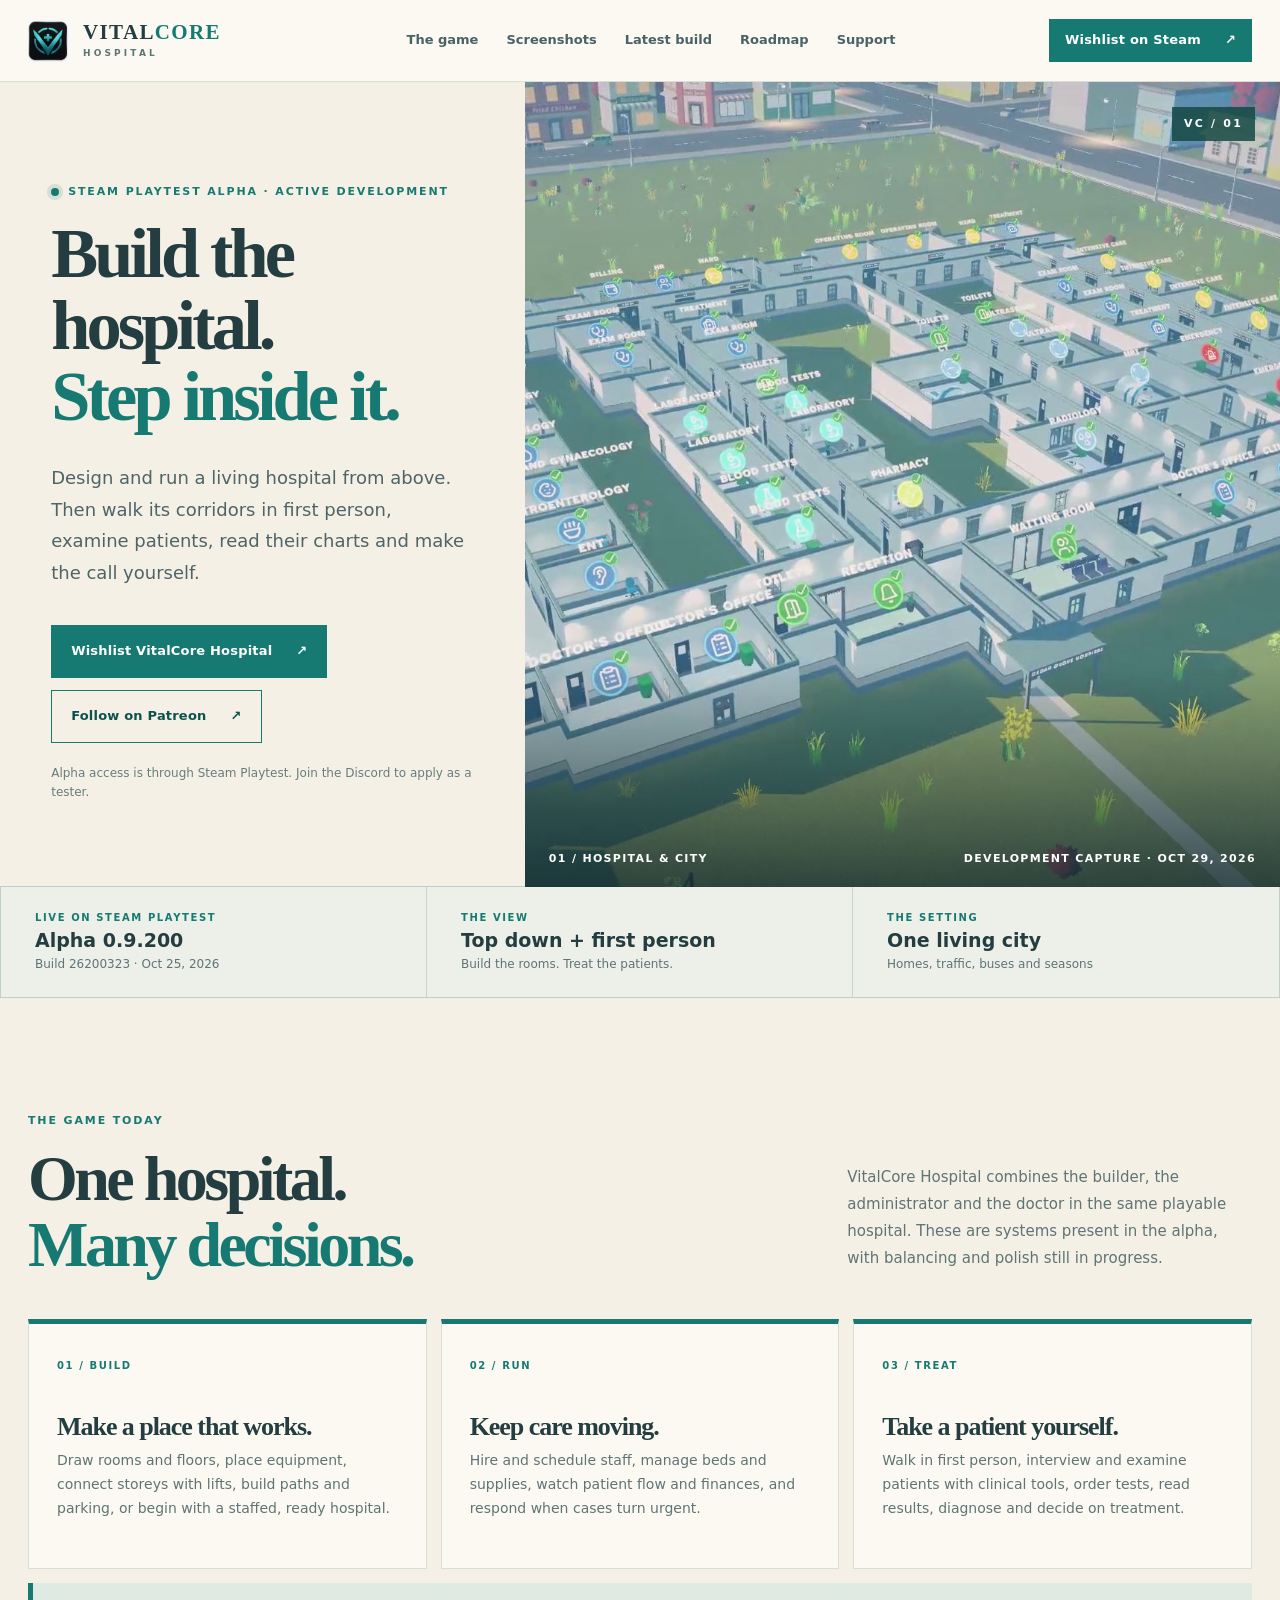
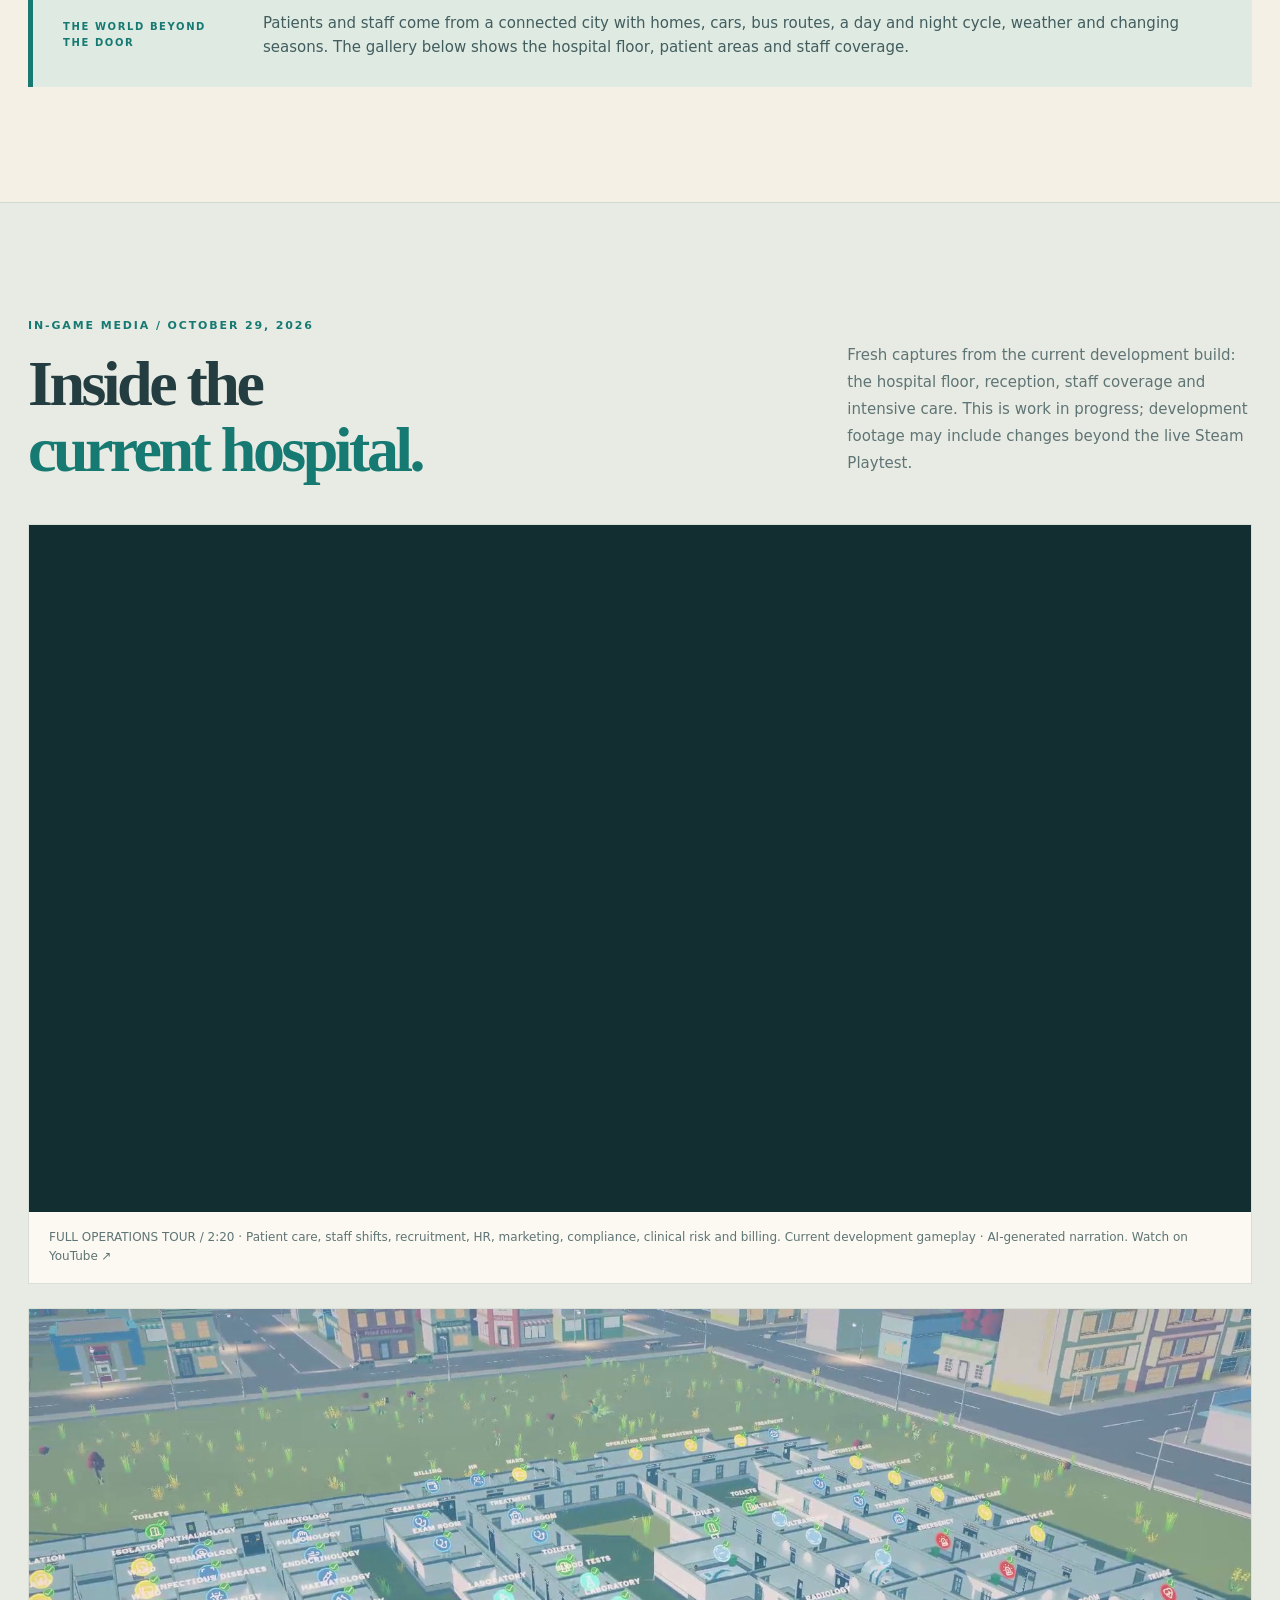
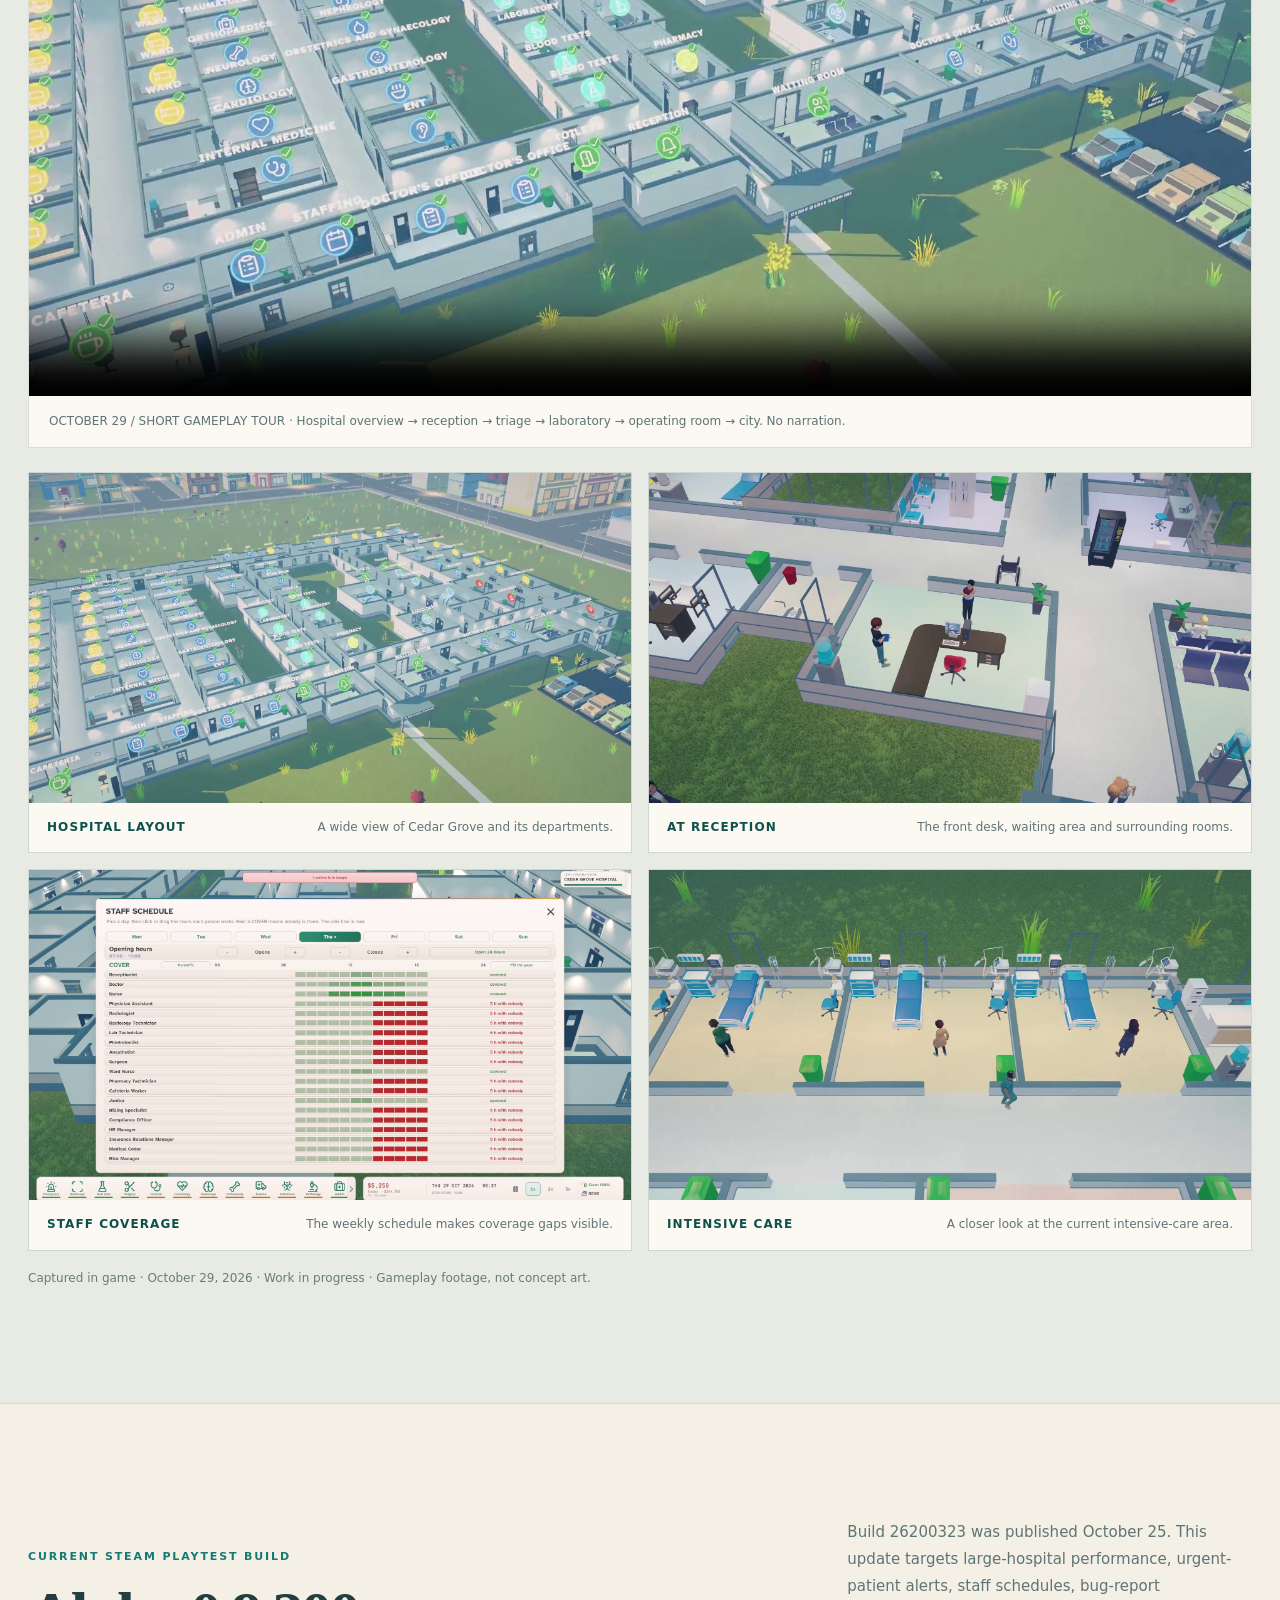
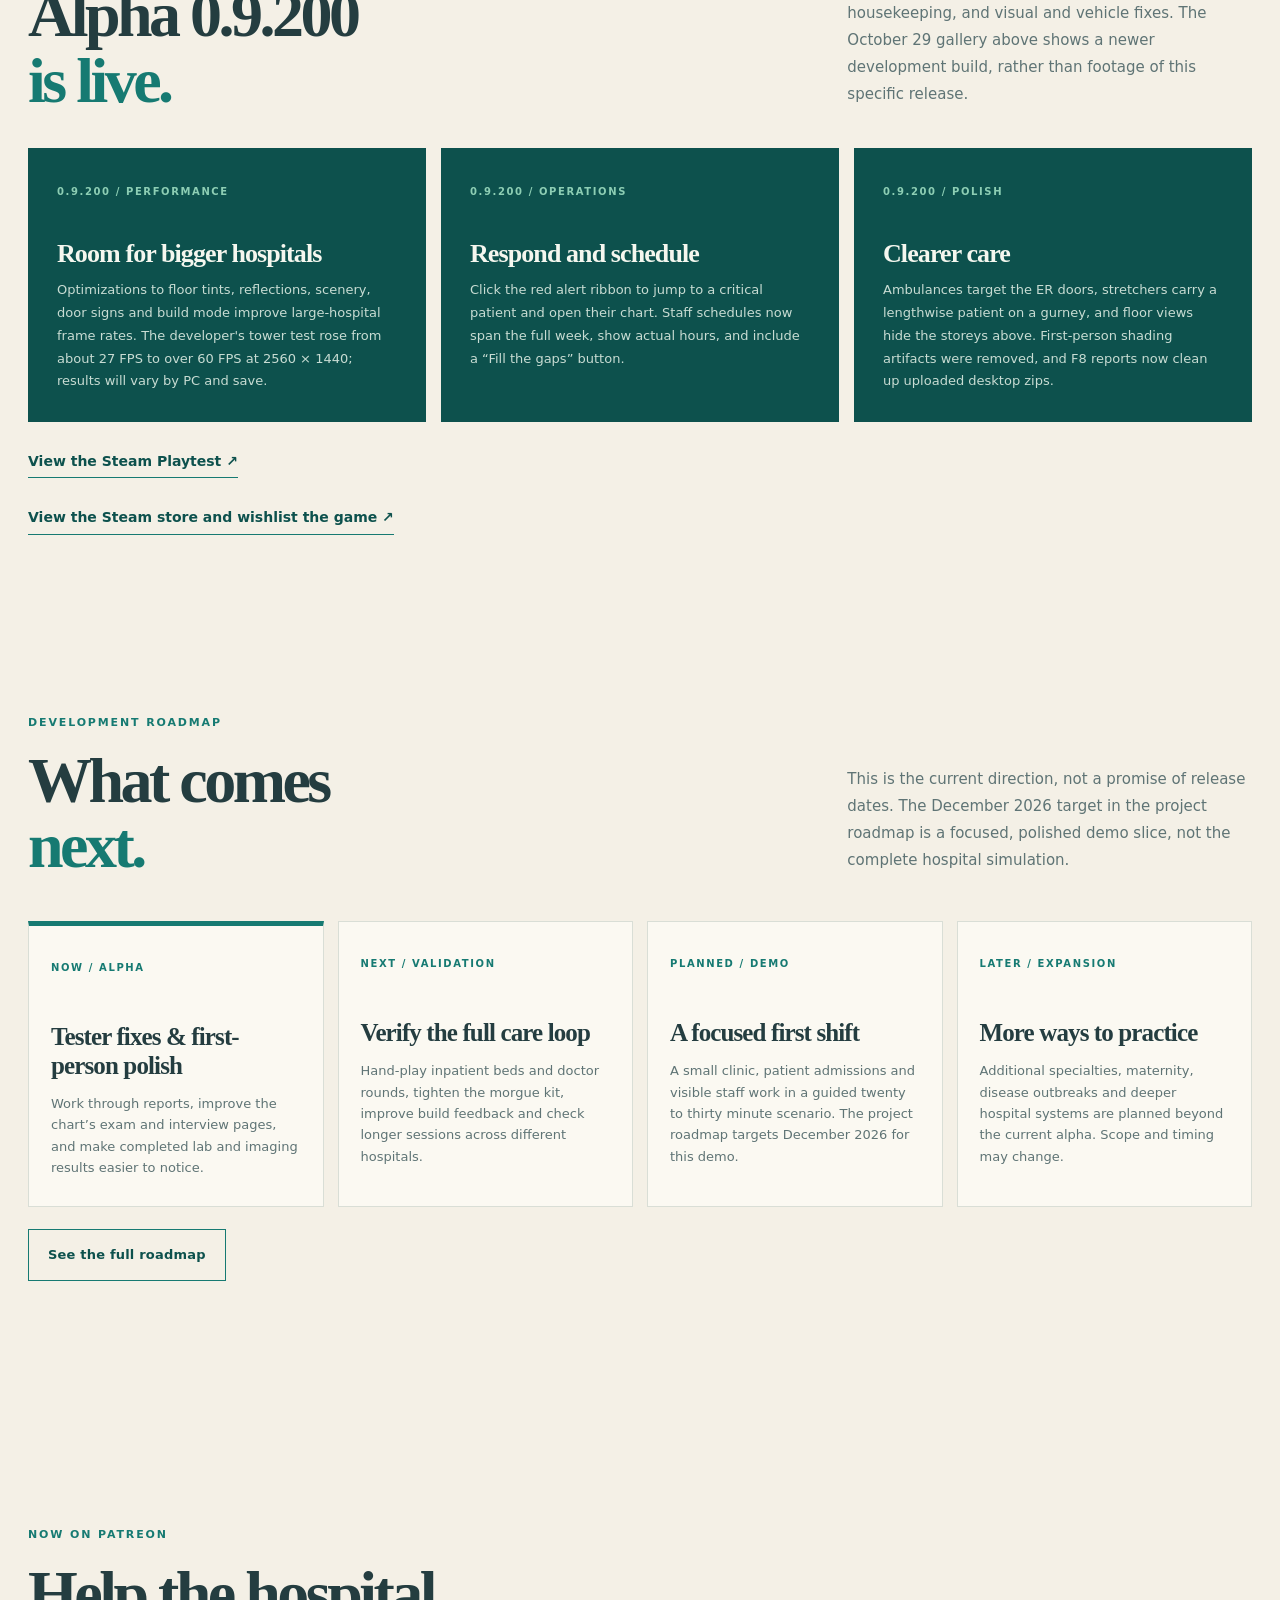
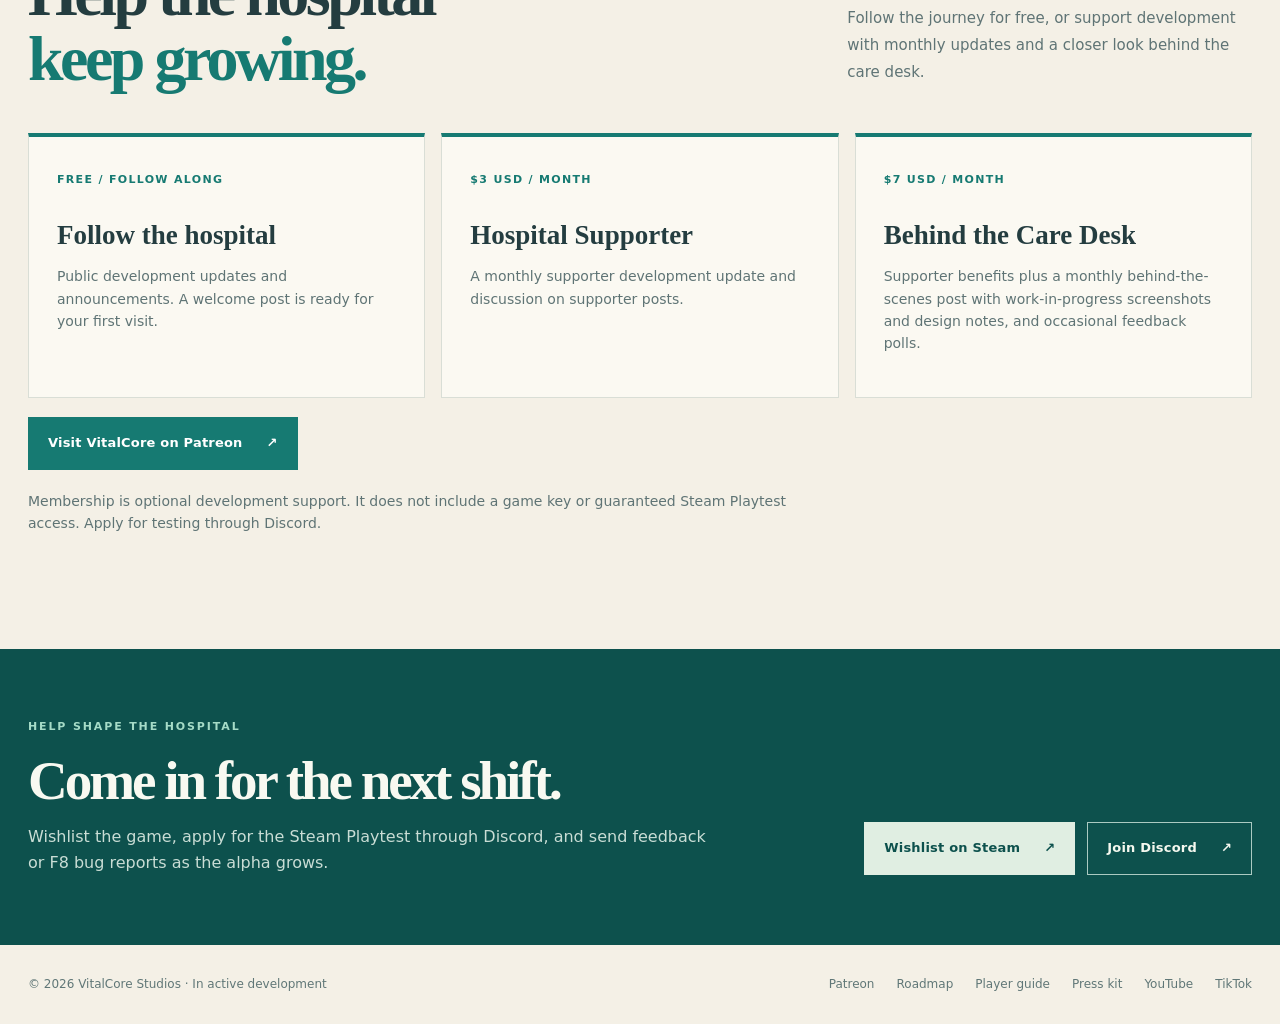
<file: index.html>
<!doctype html>
<html lang="en">
<head>
  <meta charset="utf-8">
  <meta name="viewport" content="width=device-width, initial-scale=1">
  <meta name="theme-color" content="#f4f0e6">
  <meta name="google-site-verification" content="dPkNiEWGwj5PPYBAkTj7SoD_xoWhvpcWJ8rONcAm52Y">
  <meta name="description" content="Build and run a living hospital, then walk its corridors and treat patients yourself. Explore the VitalCore Hospital alpha, current Steam Playtest build, development screenshots and roadmap.">
  <meta property="og:type" content="website">
  <meta property="og:site_name" content="VitalCore Hospital">
  <meta property="og:title" content="VitalCore Hospital | Build it. Run it. Treat the patients.">
  <meta property="og:description" content="A hospital builder and doctor game. See authentic hospital and city captures, the latest Steam Playtest build and what is coming next.">
  <meta property="og:url" content="https://ikali2571.github.io/vitalcore-game/">
  <meta property="og:image" content="https://ikali2571.github.io/vitalcore-game/assets/dev-2026-10-29-hospital.jpg">
  <meta property="og:image:alt" content="Current VitalCore Hospital development capture showing Cedar Grove and its departments">
  <meta name="twitter:card" content="summary_large_image">
  <meta name="twitter:title" content="VitalCore Hospital | Build it. Run it. Treat the patients.">
  <meta name="twitter:description" content="Explore the hospital, the city and the latest Steam Playtest alpha.">
  <meta name="twitter:image" content="https://ikali2571.github.io/vitalcore-game/assets/dev-2026-10-29-hospital.jpg">
  <link rel="canonical" href="https://ikali2571.github.io/vitalcore-game/">
  <link rel="sitemap" type="application/xml" href="sitemap.xml">
  <link rel="icon" href="assets/vitalcore-icon.png">
  <link rel="stylesheet" href="home.css">
  <title>VitalCore Hospital | Build it. Run it. Treat the patients.</title>
  <script type="application/ld+json">
  {"@context":"https://schema.org","@type":"VideoGame","name":"VitalCore Hospital","url":"https://ikali2571.github.io/vitalcore-game/","description":"A hospital builder and doctor game where you run the hospital from above and treat patients in first person.","image":"https://ikali2571.github.io/vitalcore-game/assets/dev-2026-10-29-hospital.jpg","genre":["Simulation","Management","Medical Sim"],"gamePlatform":"PC","developmentStatus":"In development","author":{"@type":"Organization","name":"VitalCore Studios"},"sameAs":["https://store.steampowered.com/app/5342330/","https://www.youtube.com/@VitalCoreHospital","https://www.tiktok.com/@vitalcore.hospita","https://discord.gg/wJsszncrF6"]}
  </script>
</head>
<body>
  <header class="site-header">
    <a class="brand" href="#top" aria-label="VitalCore Hospital home"><img src="assets/vitalcore-icon.png" alt=""><span>VITAL<span class="brand-accent">CORE</span><small>HOSPITAL</small></span></a>
    <nav aria-label="Main navigation"><a href="#play">The game</a><a href="#gallery">Screenshots</a><a href="#build">Latest build</a><a href="roadmap.html">Roadmap</a><a href="#support">Support</a></nav>
    <a class="header-cta" href="https://store.steampowered.com/app/5342330/" target="_blank" rel="noopener noreferrer">Wishlist on Steam <span aria-hidden="true">↗</span></a>
  </header>

  <main id="top">
    <section class="hero" aria-labelledby="hero-title">
      <div class="hero-copy">
        <p class="eyebrow"><span class="signal" aria-hidden="true"></span> STEAM PLAYTEST ALPHA · ACTIVE DEVELOPMENT</p>
        <h1 id="hero-title">Build the hospital.<br><em>Step inside it.</em></h1>
        <p class="lead">Design and run a living hospital from above. Then walk its corridors in first person, examine patients, read their charts and make the call yourself.</p>
        <div class="actions">
          <a class="button primary" href="https://store.steampowered.com/app/5342330/" target="_blank" rel="noopener noreferrer">Wishlist VitalCore Hospital <span aria-hidden="true">↗</span></a>
          <a class="button secondary" href="https://www.patreon.com/VitalCoreHospital" target="_blank" rel="noopener noreferrer">Follow on Patreon <span aria-hidden="true">↗</span></a>
        </div>
        <p class="hero-note">Alpha access is through Steam Playtest. Join the Discord to apply as a tester.</p>
      </div>
      <figure class="hero-shot">
        <img src="assets/dev-2026-10-29-hospital.jpg" alt="Current in-game view of Cedar Grove Hospital and its departments" fetchpriority="high">
        <figcaption><span>01 / HOSPITAL &amp; CITY</span><span>Development capture · Oct 29, 2026</span></figcaption>
      </figure>
      <div class="hero-corner" aria-hidden="true">VC / 01</div>
    </section>

    <div class="status-bar" aria-label="Development status">
      <div><span class="status-label">LIVE ON STEAM PLAYTEST</span><strong>Alpha 0.9.200</strong><small>Build 26200323 · Oct 25, 2026</small></div>
      <div><span class="status-label">THE VIEW</span><strong>Top down + first person</strong><small>Build the rooms. Treat the patients.</small></div>
      <div><span class="status-label">THE SETTING</span><strong>One living city</strong><small>Homes, traffic, buses and seasons</small></div>
    </div>

    <section id="play" class="section play-section">
      <div class="section-heading"><div><p class="eyebrow">THE GAME TODAY</p><h2>One hospital.<br><em>Many decisions.</em></h2></div><p>VitalCore Hospital combines the builder, the administrator and the doctor in the same playable hospital. These are systems present in the alpha, with balancing and polish still in progress.</p></div>
      <div class="system-grid">
        <article><span class="system-number">01 / BUILD</span><h3>Make a place that works.</h3><p>Draw rooms and floors, place equipment, connect storeys with lifts, build paths and parking, or begin with a staffed, ready hospital.</p></article>
        <article><span class="system-number">02 / RUN</span><h3>Keep care moving.</h3><p>Hire and schedule staff, manage beds and supplies, watch patient flow and finances, and respond when cases turn urgent.</p></article>
        <article><span class="system-number">03 / TREAT</span><h3>Take a patient yourself.</h3><p>Walk in first person, interview and examine patients with clinical tools, order tests, read results, diagnose and decide on treatment.</p></article>
      </div>
      <div class="world-note"><span>THE WORLD BEYOND THE DOOR</span><p>Patients and staff come from a connected city with homes, cars, bus routes, a day and night cycle, weather and changing seasons. The gallery below shows the hospital floor, patient areas and staff coverage.</p></div>
    </section>

    <section id="gallery" class="section gallery-section">
      <div class="section-heading"><div><p class="eyebrow">IN-GAME MEDIA / OCTOBER 29, 2026</p><h2>Inside the<br><em>current hospital.</em></h2></div><p>Fresh captures from the current development build: the hospital floor, reception, staff coverage and intensive care. This is work in progress; development footage may include changes beyond the live Steam Playtest.</p></div>
      <figure class="gameplay-video"><iframe class="full-tour" src="https://www.youtube-nocookie.com/embed/3EY73HvBbN8" title="VitalCore Hospital full alpha operations tour" loading="lazy" allow="accelerometer; autoplay; encrypted-media; gyroscope; picture-in-picture; web-share" allowfullscreen></iframe><figcaption>FULL OPERATIONS TOUR / 2:20 · Patient care, staff shifts, recruitment, HR, marketing, compliance, clinical risk and billing. Current development gameplay · AI-generated narration. <a href="https://youtu.be/3EY73HvBbN8" target="_blank" rel="noopener noreferrer">Watch on YouTube ↗</a></figcaption></figure>
      <figure class="gameplay-video"><video controls playsinline preload="none" poster="assets/dev-2026-10-29-hospital.jpg" aria-label="Short VitalCore Hospital gameplay tour: hospital overview, reception, triage, laboratory, operating room and city"><source src="assets/dev-2026-10-29-hospital-tour.mp4" type="video/mp4"><a href="assets/dev-2026-10-29-hospital-tour.mp4">Watch the gameplay clip</a></video><figcaption>OCTOBER 29 / SHORT GAMEPLAY TOUR · Hospital overview → reception → triage → laboratory → operating room → city. No narration.</figcaption></figure>
      <div class="gallery-grid">
        <figure class="gallery-card"><a href="assets/dev-2026-10-29-hospital.jpg" target="_blank" rel="noopener"><img src="assets/dev-2026-10-29-hospital.jpg" alt="Hospital layout in the current VitalCore Hospital development build" loading="lazy" width="1920" height="1080"></a><figcaption><b>HOSPITAL LAYOUT</b><span>A wide view of Cedar Grove and its departments.</span></figcaption></figure>
        <figure class="gallery-card"><a href="assets/dev-2026-10-29-reception.jpg" target="_blank" rel="noopener"><img src="assets/dev-2026-10-29-reception.jpg" alt="At reception in the current VitalCore Hospital development build" loading="lazy" width="1920" height="1080"></a><figcaption><b>AT RECEPTION</b><span>The front desk, waiting area and surrounding rooms.</span></figcaption></figure>
        <figure class="gallery-card"><a href="assets/dev-2026-10-29-schedule.jpg" target="_blank" rel="noopener"><img src="assets/dev-2026-10-29-schedule.jpg" alt="Staff coverage in the current VitalCore Hospital development build" loading="lazy" width="1920" height="1080"></a><figcaption><b>STAFF COVERAGE</b><span>The weekly schedule makes coverage gaps visible.</span></figcaption></figure>
        <figure class="gallery-card"><a href="assets/dev-2026-10-29-icu.jpg" target="_blank" rel="noopener"><img src="assets/dev-2026-10-29-icu.jpg" alt="Intensive care in the current VitalCore Hospital development build" loading="lazy" width="1920" height="1080"></a><figcaption><b>INTENSIVE CARE</b><span>A closer look at the current intensive-care area.</span></figcaption></figure>
      </div>
      <p class="gallery-disclaimer">Captured in game · October 29, 2026 · Work in progress · Gameplay footage, not concept art.</p>
    </section>

    <section id="build" class="section build-section">
      <div class="section-heading"><div><p class="eyebrow">CURRENT STEAM PLAYTEST BUILD</p><h2>Alpha 0.9.200<br><em>is live.</em></h2></div><p>Build 26200323 was published October 25. This update targets large-hospital performance, urgent-patient alerts, staff schedules, bug-report housekeeping, and visual and vehicle fixes. The October 29 gallery above shows a newer development build, rather than footage of this specific release.</p></div>
      <div class="build-grid">
        <article><span>0.9.200 / PERFORMANCE</span><h3>Room for bigger hospitals</h3><p>Optimizations to floor tints, reflections, scenery, door signs and build mode improve large-hospital frame rates. The developer's tower test rose from about 27 FPS to over 60 FPS at 2560 × 1440; results will vary by PC and save.</p></article>
        <article><span>0.9.200 / OPERATIONS</span><h3>Respond and schedule</h3><p>Click the red alert ribbon to jump to a critical patient and open their chart. Staff schedules now span the full week, show actual hours, and include a “Fill the gaps” button.</p></article>
        <article><span>0.9.200 / POLISH</span><h3>Clearer care</h3><p>Ambulances target the ER doors, stretchers carry a lengthwise patient on a gurney, and floor views hide the storeys above. First-person shading artifacts were removed, and F8 reports now clean up uploaded desktop zips.</p></article>
      </div>
      <a class="text-link" href="https://store.steampowered.com/app/5443290/" target="_blank" rel="noopener noreferrer">View the Steam Playtest <span aria-hidden="true">↗</span></a><br>
      <a class="text-link" href="https://store.steampowered.com/app/5342330/" target="_blank" rel="noopener noreferrer">View the Steam store and wishlist the game <span aria-hidden="true">↗</span></a>
    </section>

    <section id="roadmap" class="section roadmap-section">
      <div class="section-heading"><div><p class="eyebrow">DEVELOPMENT ROADMAP</p><h2>What comes<br><em>next.</em></h2></div><p>This is the current direction, not a promise of release dates. The December 2026 target in the project roadmap is a focused, polished demo slice, not the complete hospital simulation.</p></div>
      <div class="roadmap-grid">
        <article><span>NOW / ALPHA</span><h3>Tester fixes &amp; first-person polish</h3><p>Work through reports, improve the chart’s exam and interview pages, and make completed lab and imaging results easier to notice.</p></article>
        <article><span>NEXT / VALIDATION</span><h3>Verify the full care loop</h3><p>Hand-play inpatient beds and doctor rounds, tighten the morgue kit, improve build feedback and check longer sessions across different hospitals.</p></article>
        <article><span>PLANNED / DEMO</span><h3>A focused first shift</h3><p>A small clinic, patient admissions and visible staff work in a guided twenty to thirty minute scenario. The project roadmap targets December 2026 for this demo.</p></article>
        <article><span>LATER / EXPANSION</span><h3>More ways to practice</h3><p>Additional specialties, maternity, disease outbreaks and deeper hospital systems are planned beyond the current alpha. Scope and timing may change.</p></article>
      </div>
      <p class="roadmap-more" style="margin-top:22px"><a class="button secondary" href="roadmap.html">See the full roadmap</a></p>
    </section>

    <section id="support" class="section support-section">
      <div class="section-heading"><div><p class="eyebrow">NOW ON PATREON</p><h2>Help the hospital<br><em>keep growing.</em></h2></div><p>Follow the journey for free, or support development with monthly updates and a closer look behind the care desk.</p></div>
      <div class="support-grid">
        <article><span>FREE / FOLLOW ALONG</span><h3>Follow the hospital</h3><p>Public development updates and announcements. A welcome post is ready for your first visit.</p></article>
        <article><span>$3 USD / MONTH</span><h3>Hospital Supporter</h3><p>A monthly supporter development update and discussion on supporter posts.</p></article>
        <article><span>$7 USD / MONTH</span><h3>Behind the Care Desk</h3><p>Supporter benefits plus a monthly behind-the-scenes post with work-in-progress screenshots and design notes, and occasional feedback polls.</p></article>
      </div>
      <div class="actions"><a class="button primary" href="https://www.patreon.com/VitalCoreHospital" target="_blank" rel="noopener noreferrer">Visit VitalCore on Patreon <span aria-hidden="true">↗</span></a></div>
      <p class="support-note">Membership is optional development support. It does not include a game key or guaranteed Steam Playtest access. Apply for testing through Discord.</p>
    </section>

    <section id="community" class="community-section">
      <div><p class="eyebrow">HELP SHAPE THE HOSPITAL</p><h2>Come in for the next shift.</h2><p>Wishlist the game, apply for the Steam Playtest through Discord, and send feedback or F8 bug reports as the alpha grows.</p></div>
      <div class="community-actions"><a class="button primary" href="https://store.steampowered.com/app/5342330/" target="_blank" rel="noopener noreferrer">Wishlist on Steam <span aria-hidden="true">↗</span></a><a class="button secondary" href="https://discord.gg/wJsszncrF6" target="_blank" rel="noopener noreferrer">Join Discord <span aria-hidden="true">↗</span></a></div>
    </section>
  </main>

  <footer class="site-footer"><span>© 2026 VitalCore Studios · In active development</span><div><a href="https://www.patreon.com/VitalCoreHospital" target="_blank" rel="noopener noreferrer">Patreon</a><a href="roadmap.html">Roadmap</a><a href="guide.html">Player guide</a><a href="press-kit.html">Press kit</a><a href="https://www.youtube.com/@VitalCoreHospital" target="_blank" rel="noopener noreferrer">YouTube</a><a href="https://www.tiktok.com/@vitalcore.hospita" target="_blank" rel="noopener noreferrer">TikTok</a></div></footer>
</body>
</html>
</file>
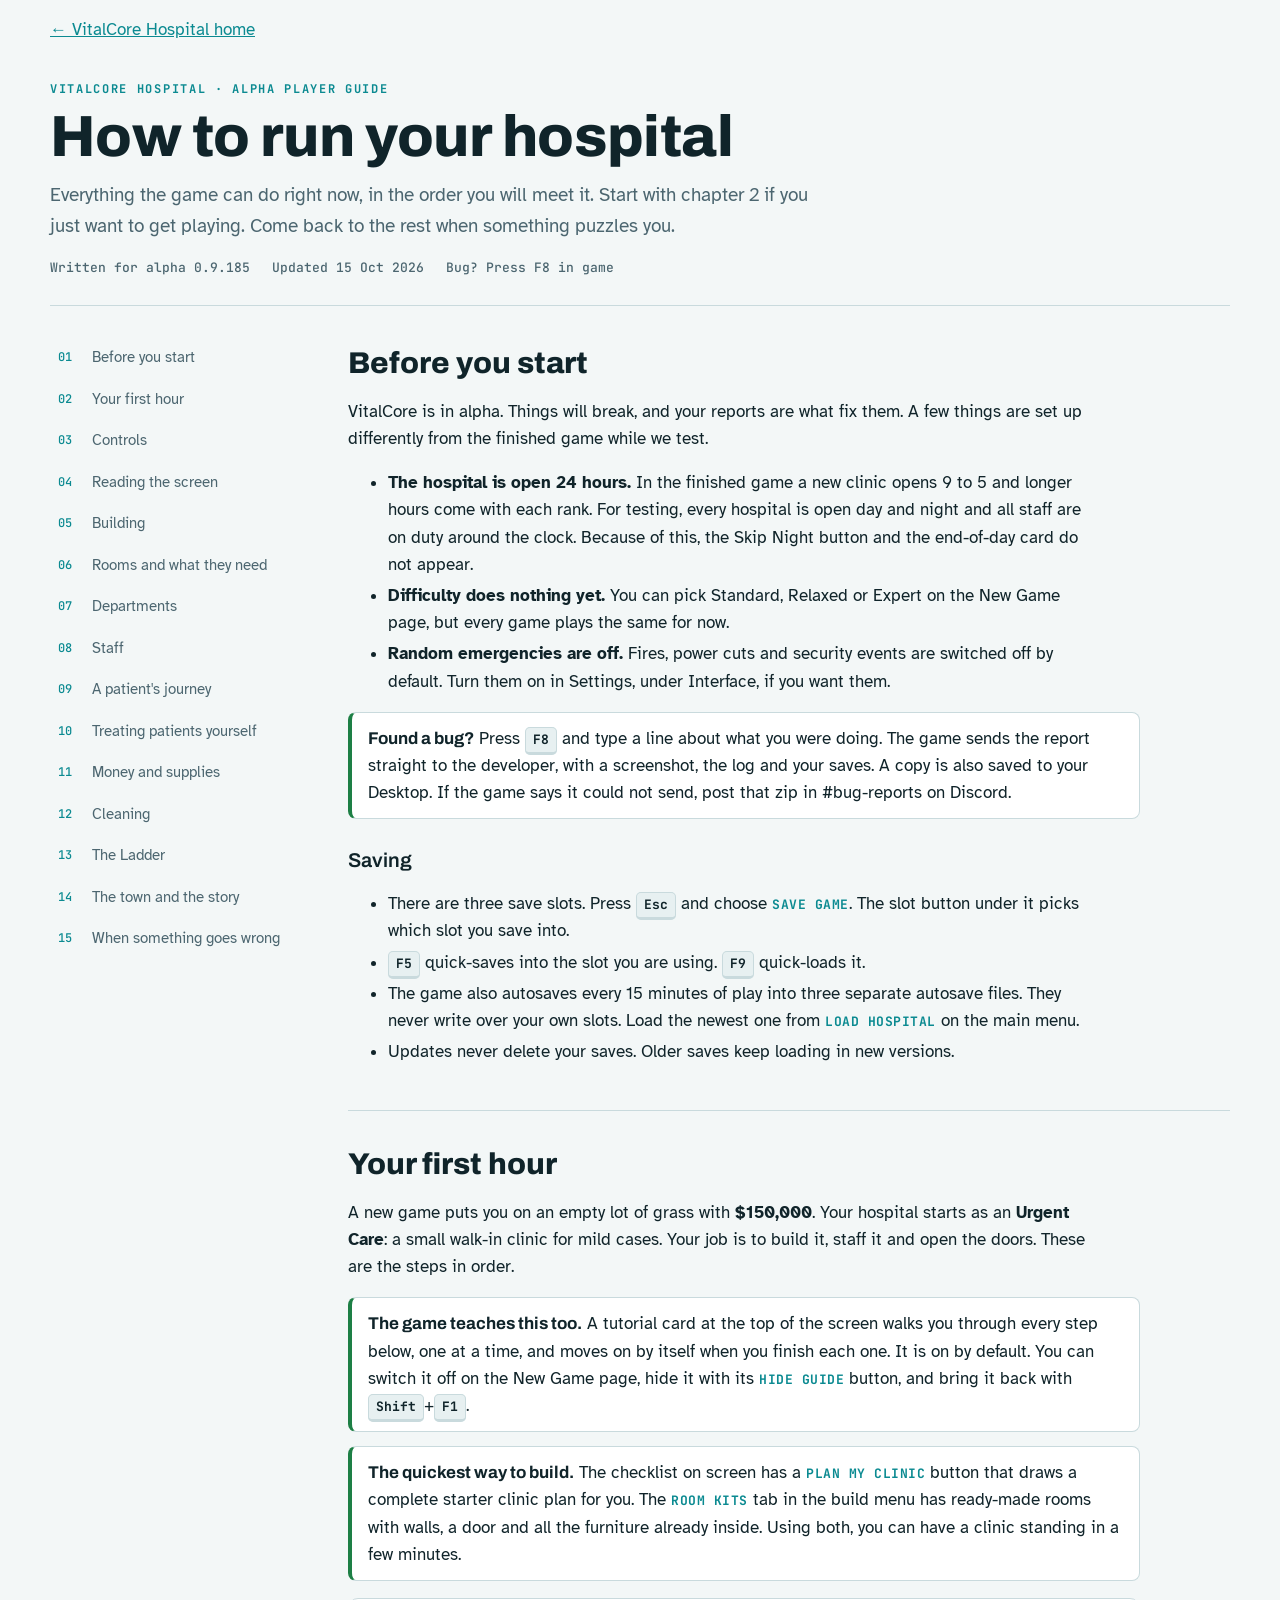
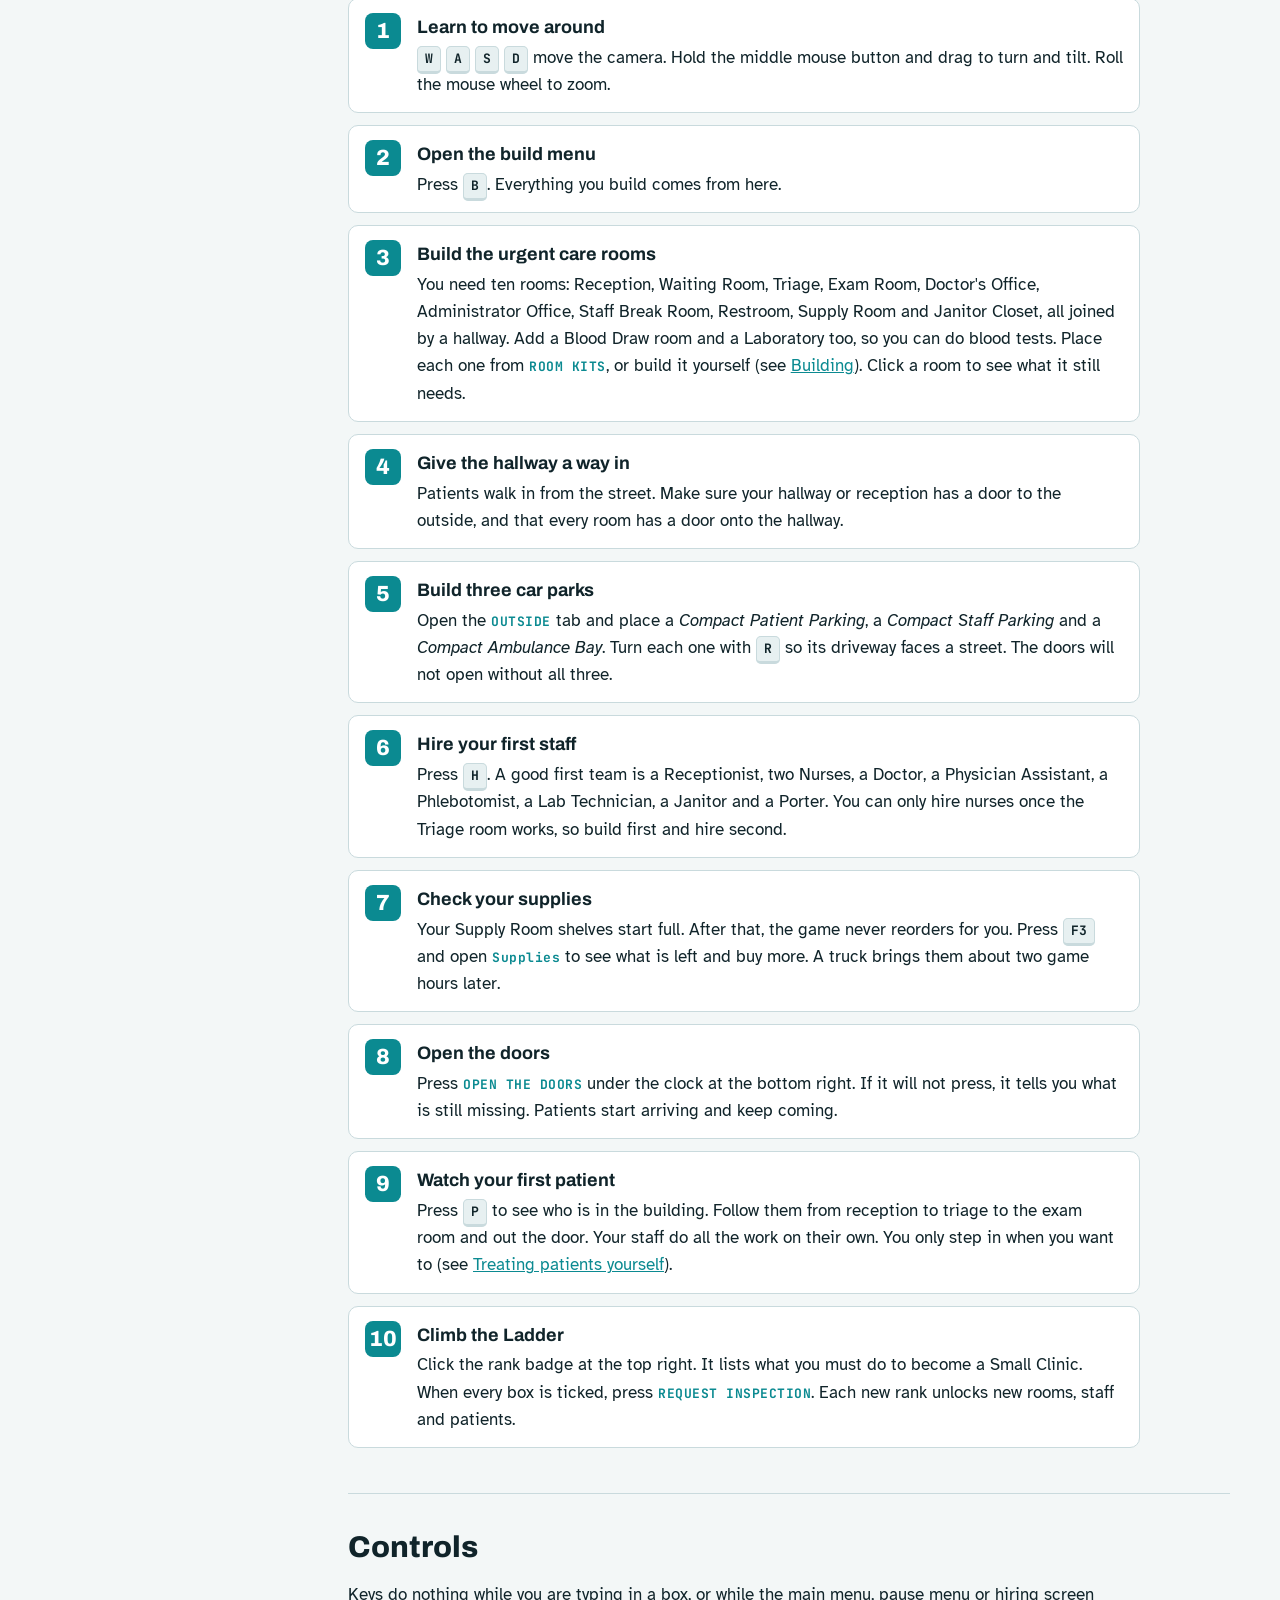
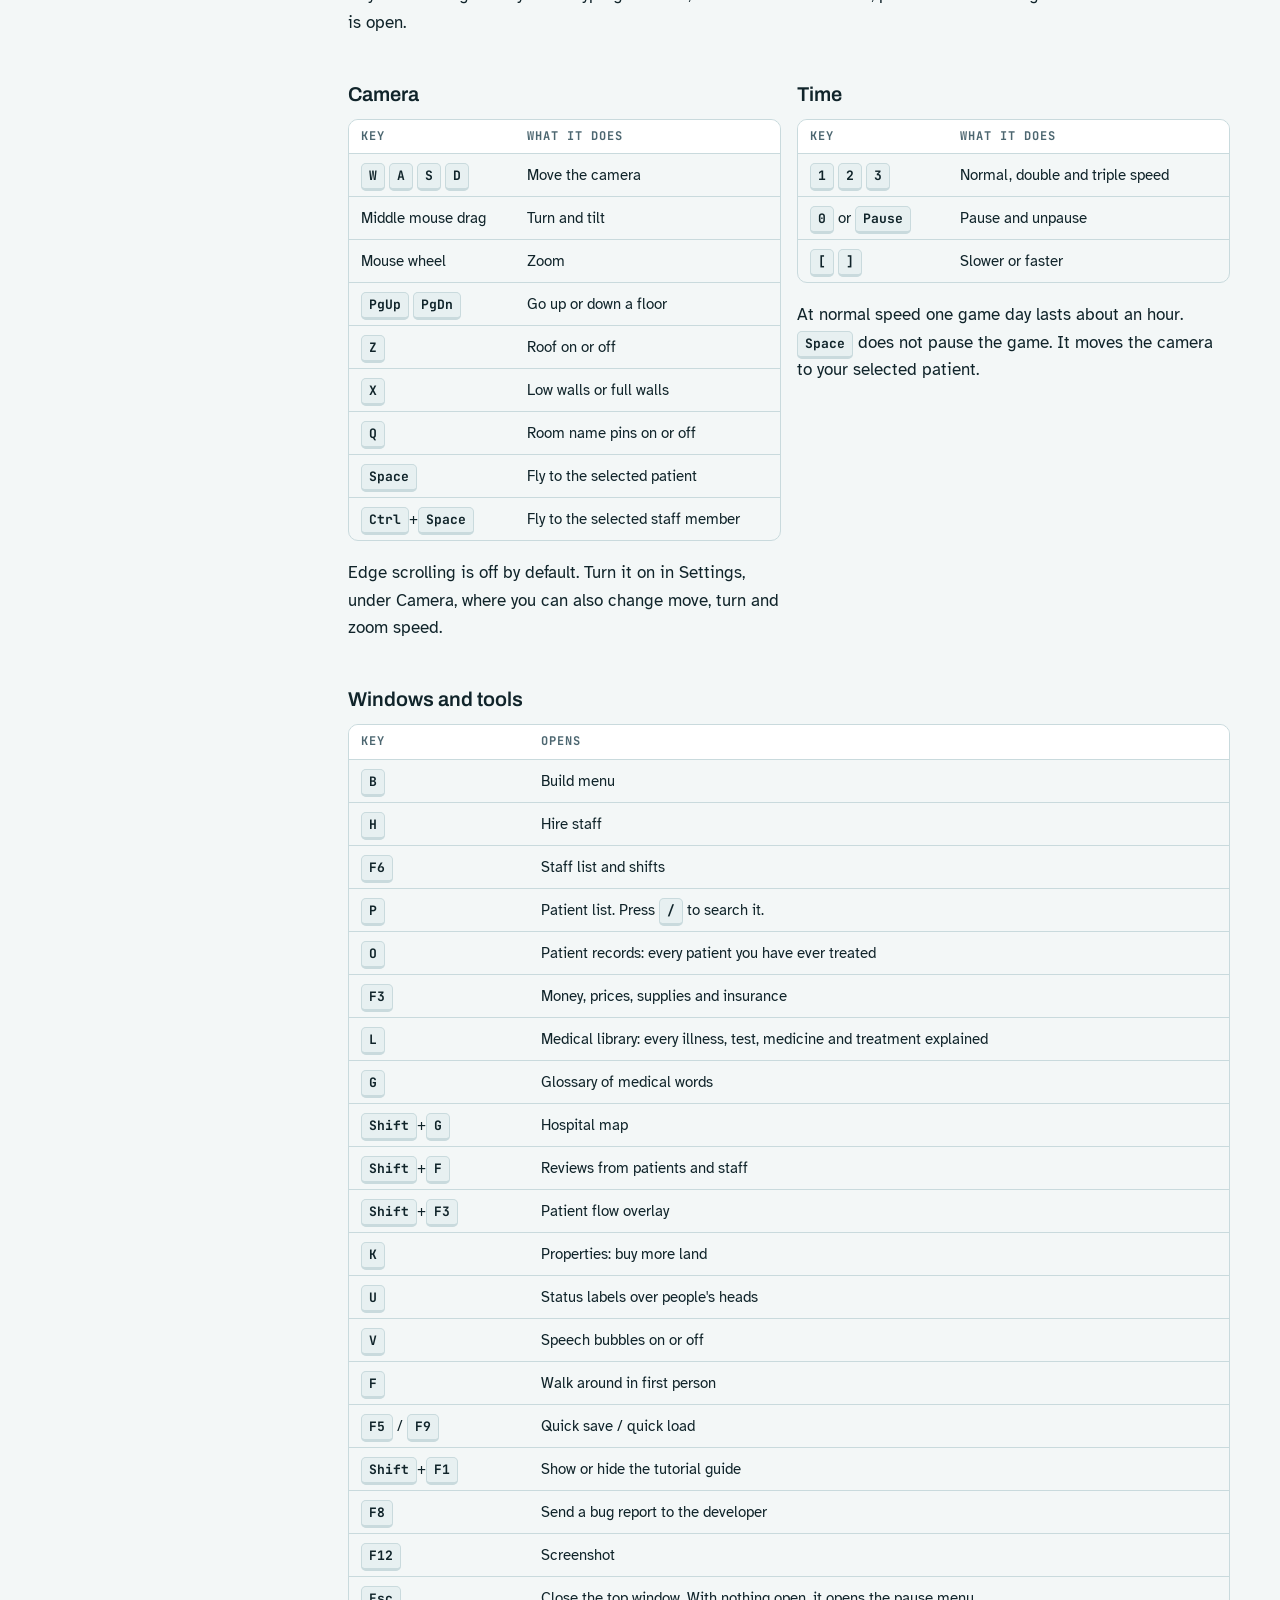
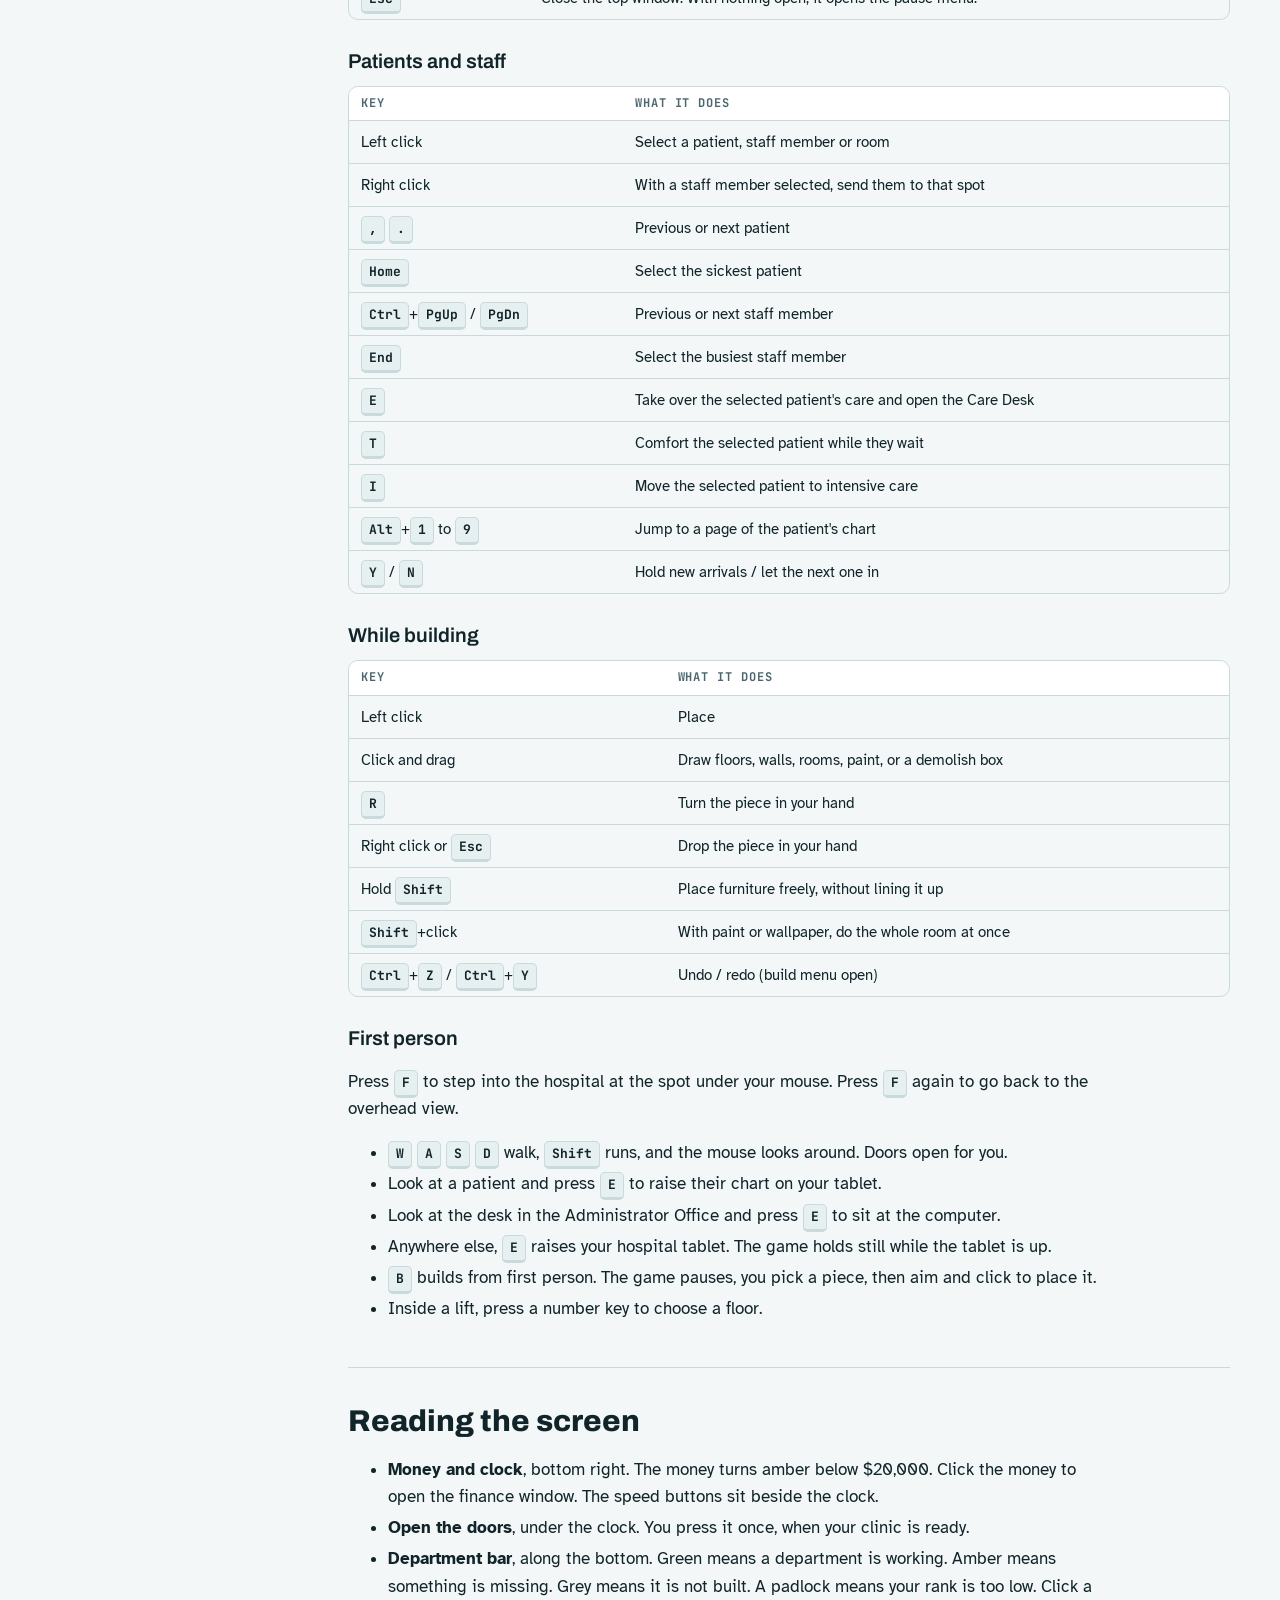
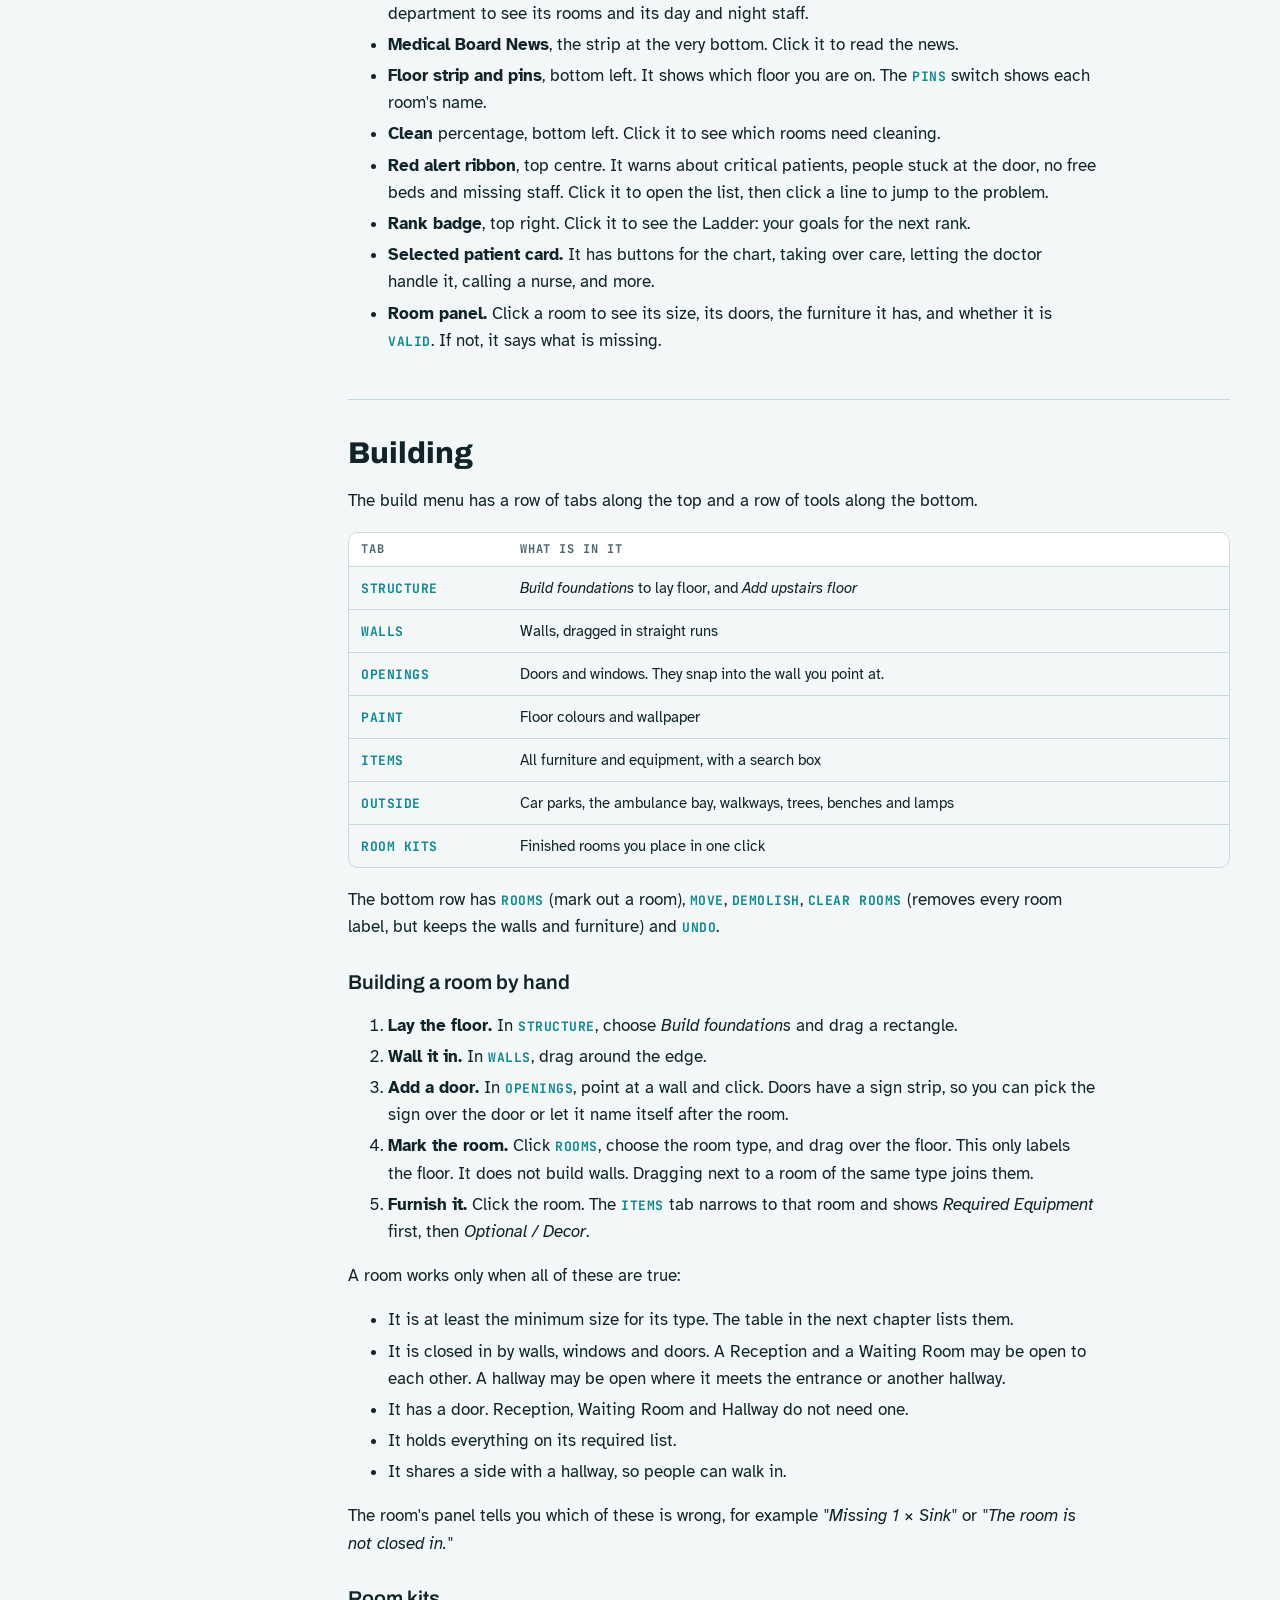
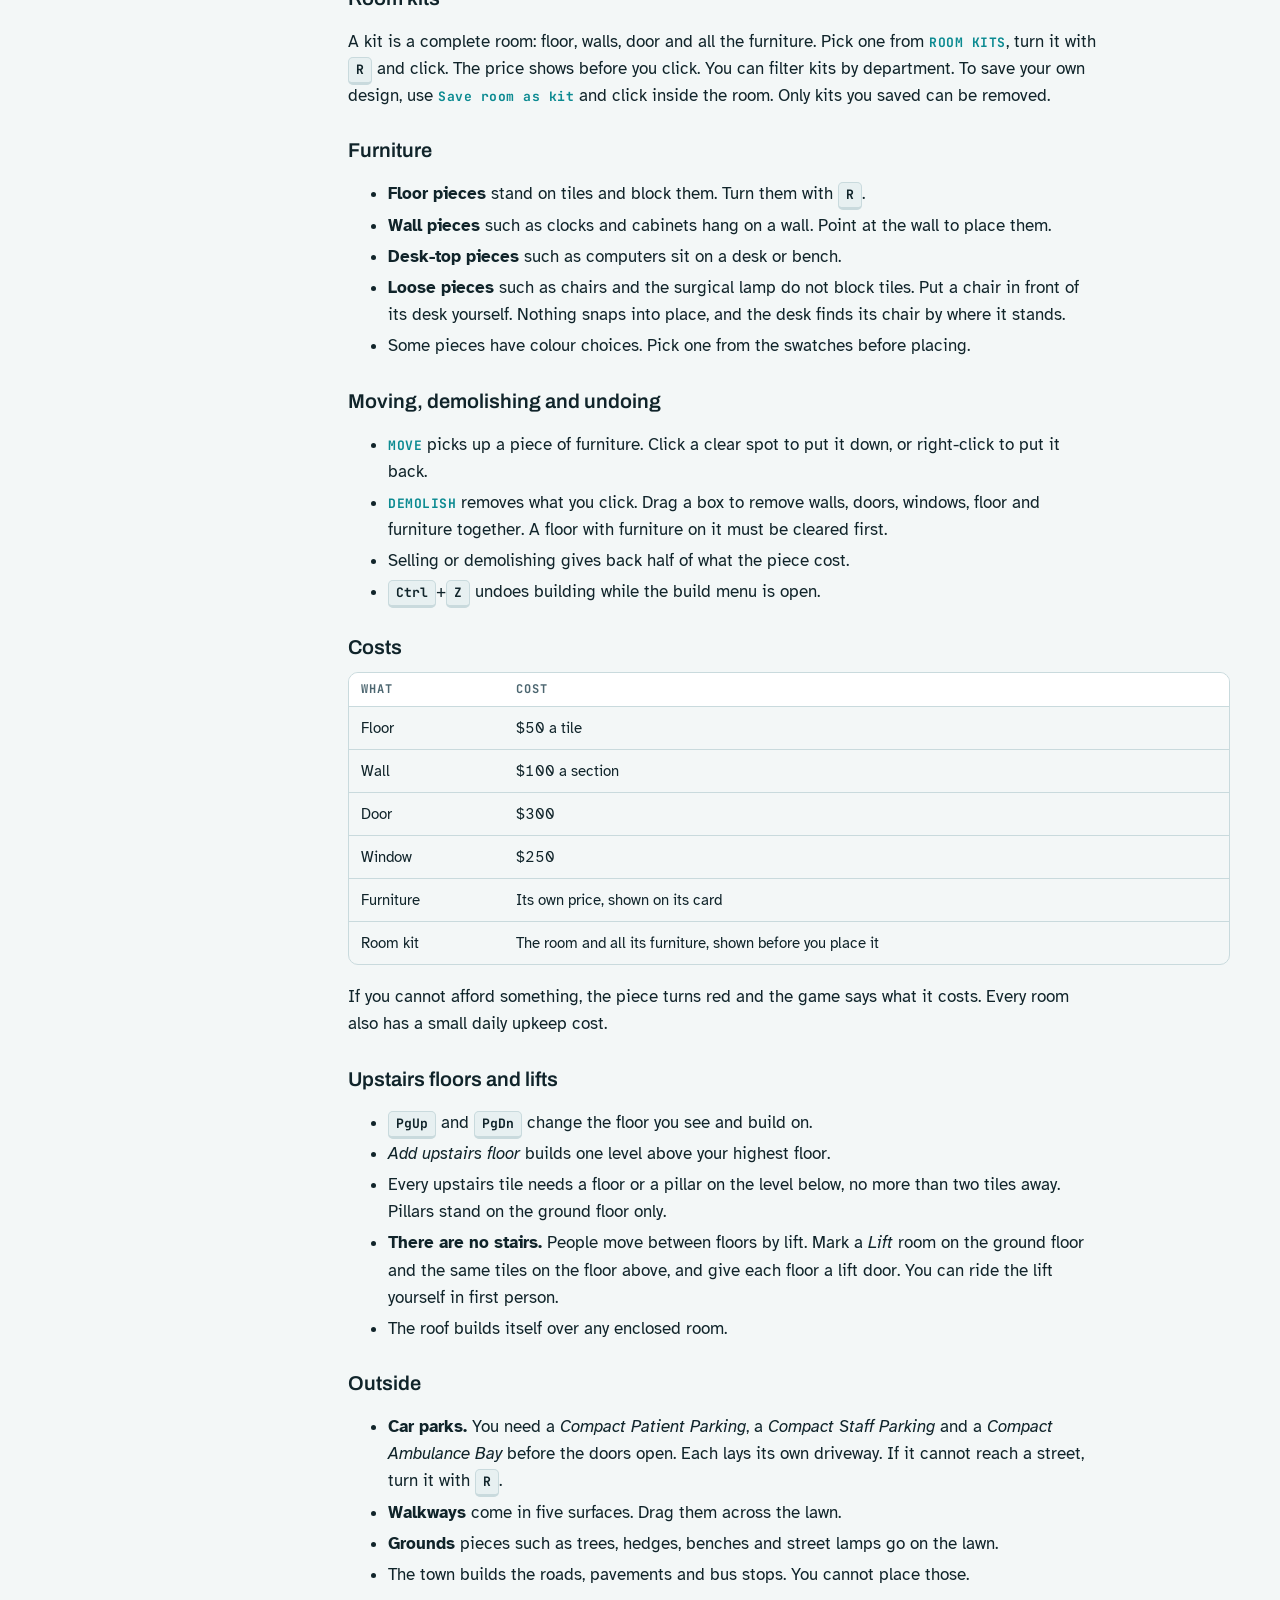
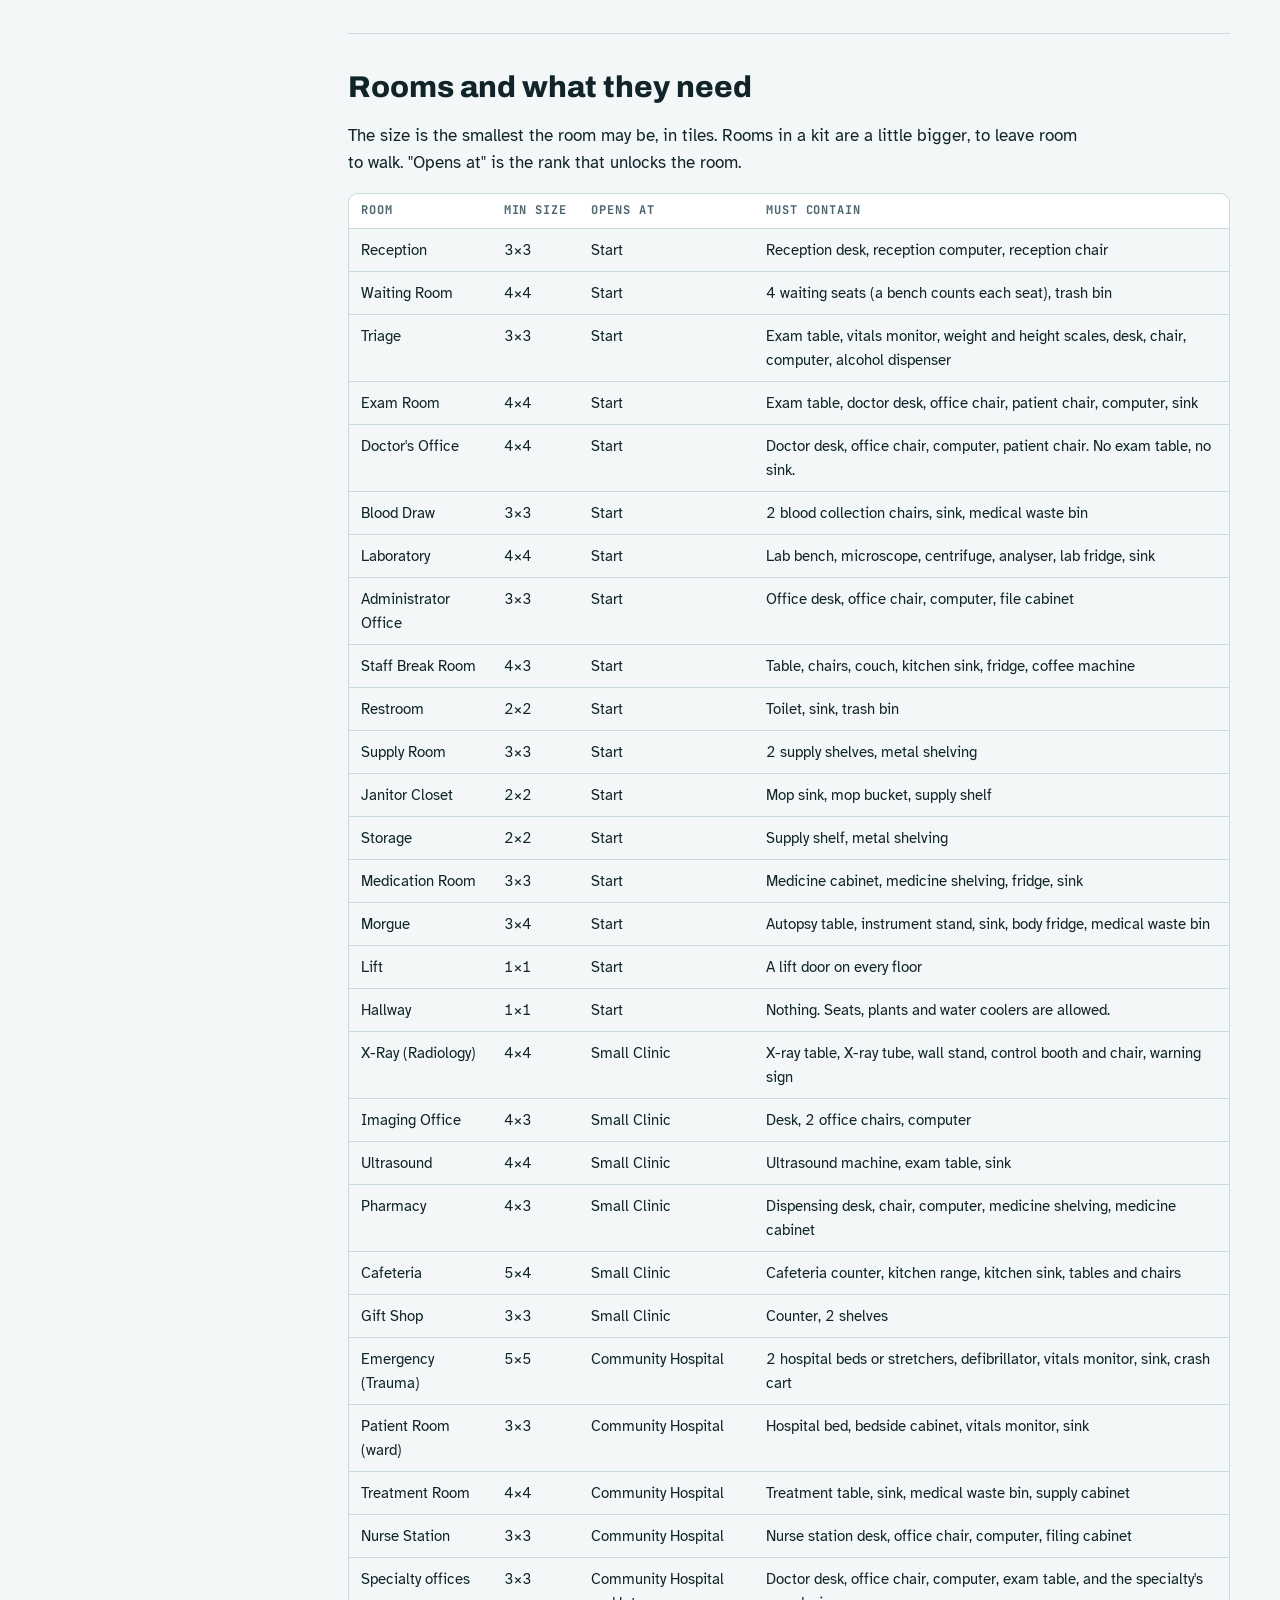
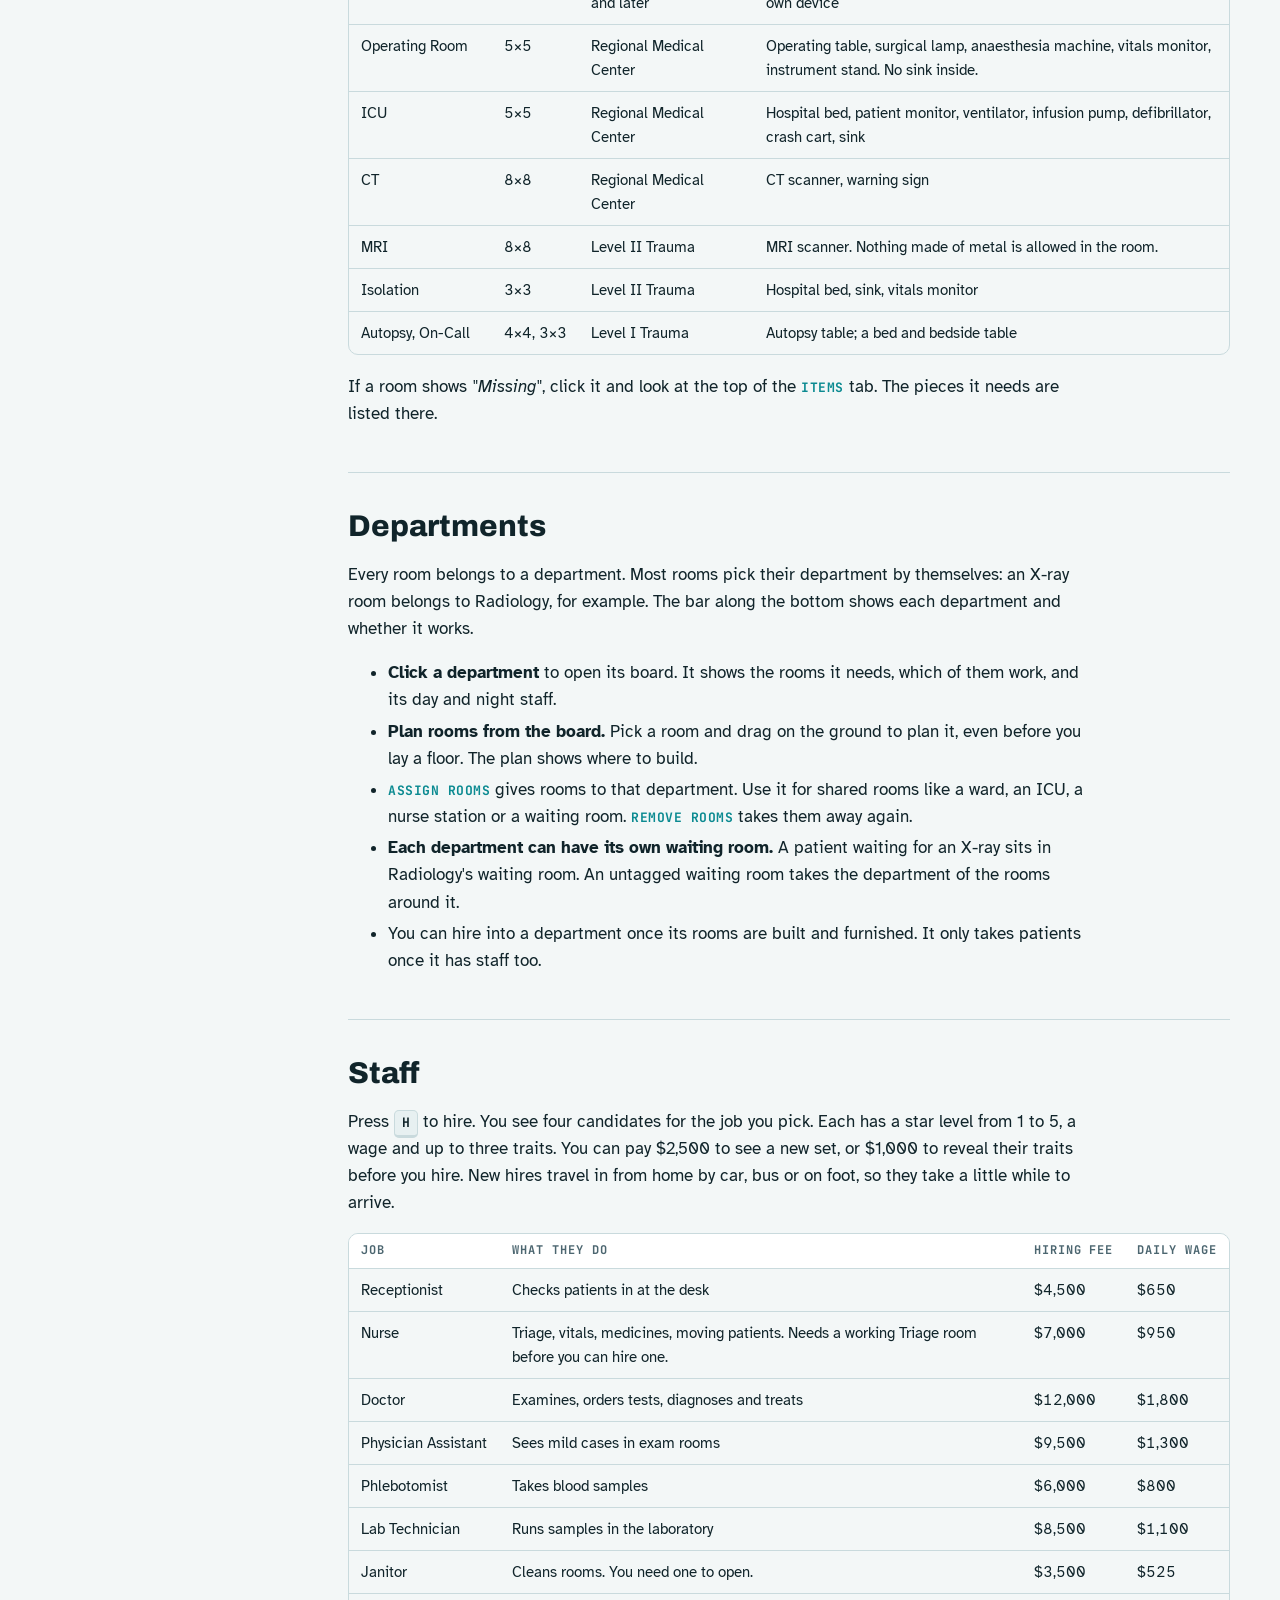
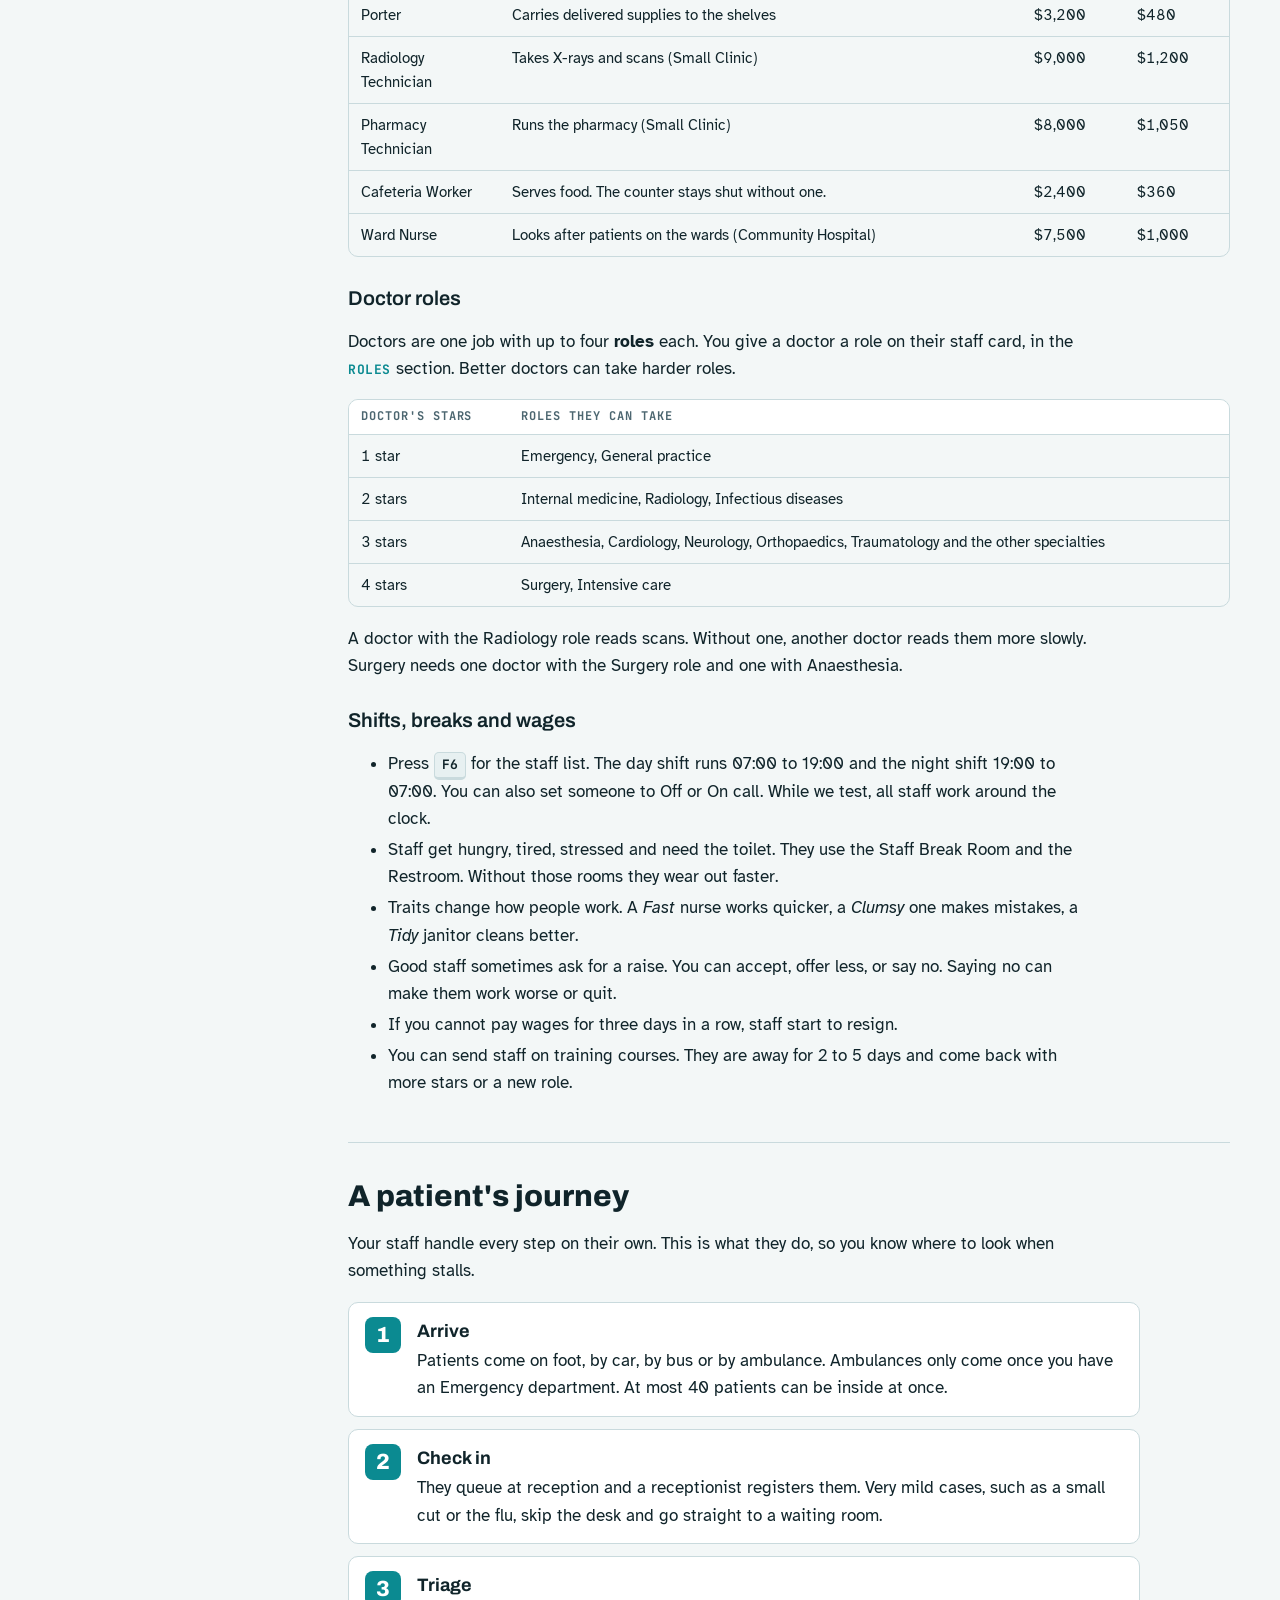
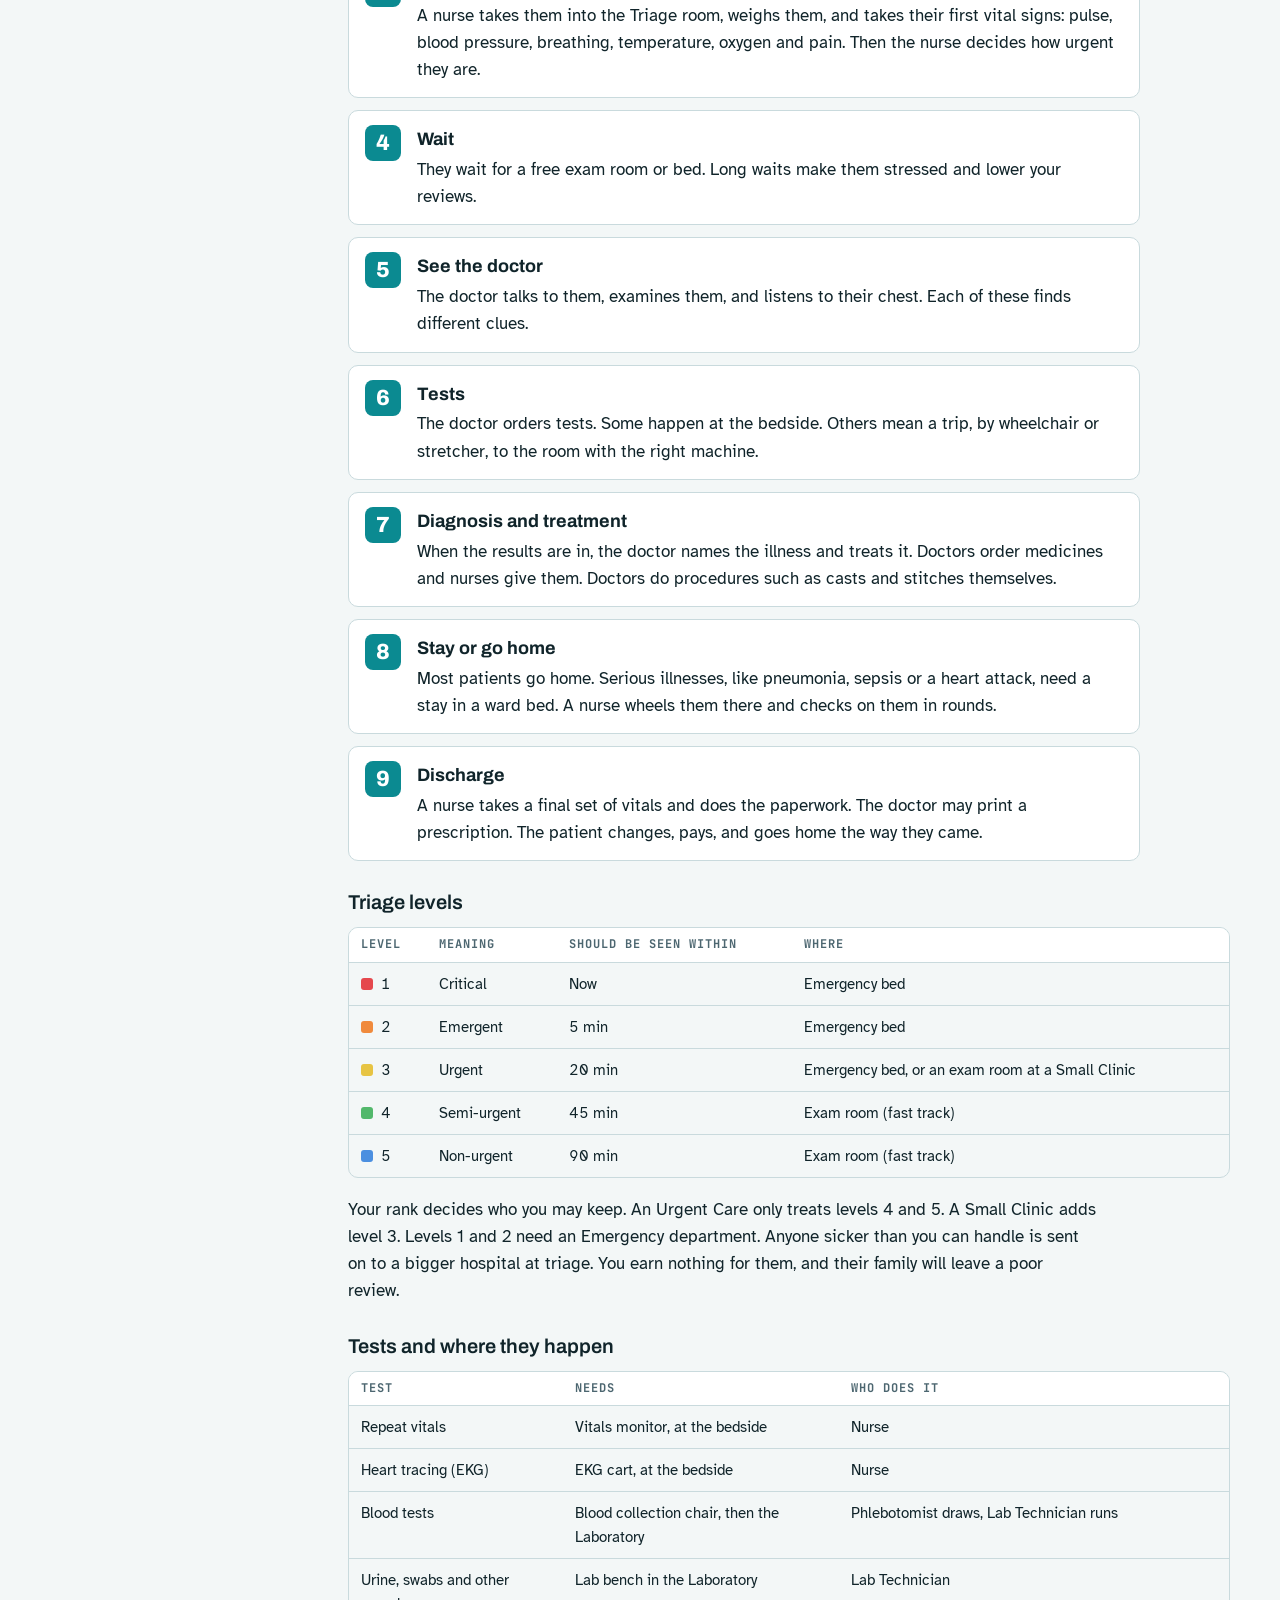
<file: guide.html>
<!doctype html>
<html lang="en">
<head>
<meta charset="utf-8">
<meta name="viewport" content="width=device-width,initial-scale=1,viewport-fit=cover">
<link rel="icon" href="assets/vitalcore-icon.png">
<link rel="canonical" href="https://ikali2571.github.io/vitalcore-game/guide.html">
<title>VitalCore Player Guide</title>
<meta name="description" content="How to play VitalCore Hospital: build, staff and run your hospital, step by step.">
<link rel="preconnect" href="https://fonts.googleapis.com">
<link rel="preconnect" href="https://fonts.gstatic.com" crossorigin>
<link rel="stylesheet" href="https://fonts.googleapis.com/css2?family=Archivo:wght@600;800&family=Atkinson+Hyperlegible:ital,wght@0,400;0,700;1,400&family=JetBrains+Mono:wght@500;700&display=swap">
<style>
/* Layout: a field manual - sticky chapter rail on the left, one reading column, reference tables that scroll inside themselves. Dark night-shift first. */
:root {
  --bg: #0b1518;
  --panel: #12222a;
  --panel-2: #183039;
  --line: #24414c;
  --fg: #e4eef0;
  --muted: #9bb3b9;
  --accent: #3fd0d4;
  --accent-ink: #062226;
  --warn: #f0b44c;
  --bad: #f06a5f;
  --good: #63d38f;
  --t1: #e5484d; --t2: #f08a3c; --t3: #e7c443; --t4: #52b86b; --t5: #4b8fe0;
  --display: "Archivo", "Arial Narrow", Arial, sans-serif;
  --body: "Atkinson Hyperlegible", "Segoe UI", Verdana, sans-serif;
  --mono: "JetBrains Mono", Consolas, "Courier New", monospace;
  color-scheme: dark;
}
@media (prefers-color-scheme: light) {
  :root:not([data-theme="dark"]) {
    --bg: #f3f7f7; --panel: #ffffff; --panel-2: #e7f0f1; --line: #c9dadd;
    --fg: #10242a; --muted: #4c6670; --accent: #0b8a91; --accent-ink: #ffffff;
    --warn: #a86a00; --bad: #c0362c; --good: #1d7f45;
    color-scheme: light;
  }
}
:root[data-theme="light"] {
  --bg: #f3f7f7; --panel: #ffffff; --panel-2: #e7f0f1; --line: #c9dadd;
  --fg: #10242a; --muted: #4c6670; --accent: #0b8a91; --accent-ink: #ffffff;
  --warn: #a86a00; --bad: #c0362c; --good: #1d7f45;
  color-scheme: light;
}
* { box-sizing: border-box; }
body {
  background: var(--bg); color: var(--fg);
  font: 17px/1.6 var(--body);
  padding-left: max(16px, env(safe-area-inset-left, 0px));
  padding-right: max(16px, env(safe-area-inset-right, 0px));
  padding-block: 0 64px;
}
a { color: var(--accent); }
a:focus-visible, summary:focus-visible { outline: 2px solid var(--accent); outline-offset: 2px; }
.wrap { max-width: 1180px; margin: 0 auto; display: grid; grid-template-columns: 250px minmax(0, 1fr); gap: 48px; }
header.top { max-width: 1180px; margin: 0 auto; padding-block: 40px 28px; border-bottom: 1px solid var(--line); margin-bottom: 32px; }
.eyebrow { font: 700 12px/1 var(--mono); letter-spacing: .14em; text-transform: uppercase; color: var(--accent); }
h1 { font: 800 clamp(34px, 6vw, 58px)/1.02 var(--display); margin: 12px 0 14px; text-wrap: balance; letter-spacing: -.01em; }
.lede { color: var(--muted); max-width: 64ch; font-size: 19px; margin: 0; }
.meta { display: flex; flex-wrap: wrap; gap: 10px 22px; margin-top: 18px; font: 500 13px/1.4 var(--mono); color: var(--muted); }
nav.rail { position: sticky; top: calc(env(safe-area-inset-top, 0px) + 16px); align-self: start; max-height: calc(100vh - 32px); overflow-y: auto; padding-right: 8px; }
nav.rail ol { list-style: none; margin: 0; padding: 0; counter-reset: ch; display: grid; gap: 2px; }
nav.rail li { counter-increment: ch; }
nav.rail a { display: grid; grid-template-columns: 28px 1fr; gap: 6px; padding: 6px 8px; border-radius: 6px; color: var(--muted); text-decoration: none; font-size: 15px; line-height: 1.3; }
nav.rail a::before { content: counter(ch, decimal-leading-zero); font: 500 12px/1.6 var(--mono); color: var(--accent); }
nav.rail a:hover { background: var(--panel); color: var(--fg); }
main { min-width: 0; }
section { padding-block: 8px 28px; border-bottom: 1px solid var(--line); margin-bottom: 28px; scroll-margin-top: 16px; }
section:last-child { border-bottom: 0; }
h2 { font: 800 30px/1.15 var(--display); margin: 0 0 12px; text-wrap: balance; }
h3 { font: 600 20px/1.3 var(--display); margin: 28px 0 8px; text-wrap: balance; }
p, ul, ol { max-width: 68ch; }
li { margin-block: 4px; }
kbd { font: 700 13px/1 var(--mono); padding: 3px 7px 4px; border-radius: 5px; background: var(--panel-2); border: 1px solid var(--line); border-bottom-width: 3px; color: var(--fg); white-space: nowrap; }
.ui { font: 700 13px/1 var(--mono); letter-spacing: .04em; color: var(--accent); white-space: nowrap; }
.table-scroll { overflow-x: auto; margin: 12px 0 18px; border: 1px solid var(--line); border-radius: 10px; }
table { border-collapse: collapse; width: 100%; font-size: 15px; font-variant-numeric: tabular-nums; }
th, td { text-align: left; padding: 9px 12px; border-bottom: 1px solid var(--line); vertical-align: top; }
th { font: 700 12px/1.3 var(--mono); letter-spacing: .08em; text-transform: uppercase; color: var(--muted); background: var(--panel); white-space: nowrap; }
tr:last-child td { border-bottom: 0; }
td.num { white-space: nowrap; }
.note { background: var(--panel); border: 1px solid var(--line); border-left: 4px solid var(--warn); border-radius: 8px; padding: 12px 16px; margin: 14px 0; max-width: 72ch; }
.note.tip { border-left-color: var(--good); }
.note strong:first-child { font-family: var(--display); }
.steps { counter-reset: s; list-style: none; padding: 0; display: grid; gap: 12px; max-width: 72ch; }
.steps > li { counter-increment: s; display: grid; grid-template-columns: 40px minmax(0, 1fr); gap: 12px; background: var(--panel); border: 1px solid var(--line); border-radius: 10px; padding: 14px 16px; margin: 0; }
.steps > li::before { content: counter(s); font: 800 22px/1 var(--display); color: var(--accent-ink); background: var(--accent); border-radius: 8px; width: 36px; height: 36px; display: grid; place-items: center; }
.steps > li > div > strong:first-child { display: block; font-family: var(--display); font-size: 18px; margin-bottom: 2px; }
.level { display: inline-block; width: 12px; height: 12px; border-radius: 3px; margin-right: 8px; vertical-align: -1px; }
.ladder { list-style: none; padding: 0; display: grid; gap: 8px; max-width: none; }
.ladder li { display: grid; grid-template-columns: 34px minmax(0, 1fr); gap: 12px; background: var(--panel); border: 1px solid var(--line); border-radius: 10px; padding: 12px 14px; margin: 0; }
.ladder .rank { font: 800 20px/1 var(--display); color: var(--accent); }
.ladder h4 { margin: 0 0 4px; font: 700 17px/1.3 var(--display); }
.ladder p { margin: 2px 0; font-size: 15px; color: var(--muted); max-width: none; }
.ladder p b { color: var(--fg); font-weight: 700; }
dl.faq { max-width: 72ch; }
dl.faq dt { font: 700 17px/1.35 var(--display); margin-top: 18px; }
dl.faq dd { margin: 4px 0 0; }
.cols { display: grid; grid-template-columns: repeat(auto-fit, minmax(min(100%, 300px), 1fr)); gap: 16px; }
footer { max-width: 1180px; margin: 24px auto 0; color: var(--muted); font-size: 14px; }
@media (max-width: 900px) {
  .wrap { grid-template-columns: minmax(0, 1fr); gap: 8px; }
  nav.rail { position: static; max-height: none; border: 1px solid var(--line); border-radius: 10px; padding: 10px; margin-bottom: 20px; }
  nav.rail ol { grid-template-columns: repeat(auto-fit, minmax(160px, 1fr)); }
}
@media (prefers-reduced-motion: no-preference) { html { scroll-behavior: smooth; } }
</style>
</head>
<body>
<p style="max-width:1180px;margin:16px auto 0"><a href="index.html">&larr; VitalCore Hospital home</a></p>


<header class="top">
  <div class="eyebrow">VitalCore Hospital &middot; Alpha player guide</div>
  <h1>How to run your hospital</h1>
  <p class="lede">Everything the game can do right now, in the order you will meet it. Start with chapter 2 if you just want to get playing. Come back to the rest when something puzzles you.</p>
  <div class="meta"><span>Written for alpha 0.9.185</span><span>Updated 15 Oct 2026</span><span>Bug? Press F8 in game</span></div>
</header>

<div class="wrap">
<nav class="rail" aria-label="Chapters">
  <ol>
    <li><a href="#alpha">Before you start</a></li>
    <li><a href="#first-hour">Your first hour</a></li>
    <li><a href="#controls">Controls</a></li>
    <li><a href="#screen">Reading the screen</a></li>
    <li><a href="#building">Building</a></li>
    <li><a href="#rooms">Rooms and what they need</a></li>
    <li><a href="#departments">Departments</a></li>
    <li><a href="#staff">Staff</a></li>
    <li><a href="#patients">A patient's journey</a></li>
    <li><a href="#take-over">Treating patients yourself</a></li>
    <li><a href="#money">Money and supplies</a></li>
    <li><a href="#cleaning">Cleaning</a></li>
    <li><a href="#ladder">The Ladder</a></li>
    <li><a href="#world">The town and the story</a></li>
    <li><a href="#help">When something goes wrong</a></li>
  </ol>
</nav>

<main>

<section id="alpha">
  <h2>Before you start</h2>
  <p>VitalCore is in alpha. Things will break, and your reports are what fix them. A few things are set up differently from the finished game while we test.</p>
  <ul>
    <li><strong>The hospital is open 24 hours.</strong> In the finished game a new clinic opens 9 to 5 and longer hours come with each rank. For testing, every hospital is open day and night and all staff are on duty around the clock. Because of this, the Skip Night button and the end-of-day card do not appear.</li>
    <li><strong>Difficulty does nothing yet.</strong> You can pick Standard, Relaxed or Expert on the New Game page, but every game plays the same for now.</li>
    <li><strong>Random emergencies are off.</strong> Fires, power cuts and security events are switched off by default. Turn them on in Settings, under Interface, if you want them.</li>
  </ul>
  <div class="note tip"><strong>Found a bug?</strong> Press <kbd>F8</kbd> and type a line about what you were doing. The game sends the report straight to the developer, with a screenshot, the log and your saves. A copy is also saved to your Desktop. If the game says it could not send, post that zip in #bug-reports on Discord.</div>
  <h3>Saving</h3>
  <ul>
    <li>There are three save slots. Press <kbd>Esc</kbd> and choose <span class="ui">SAVE GAME</span>. The slot button under it picks which slot you save into.</li>
    <li><kbd>F5</kbd> quick-saves into the slot you are using. <kbd>F9</kbd> quick-loads it.</li>
    <li>The game also autosaves every 15 minutes of play into three separate autosave files. They never write over your own slots. Load the newest one from <span class="ui">LOAD HOSPITAL</span> on the main menu.</li>
    <li>Updates never delete your saves. Older saves keep loading in new versions.</li>
  </ul>
</section>

<section id="first-hour">
  <h2>Your first hour</h2>
  <p>A new game puts you on an empty lot of grass with <strong>$150,000</strong>. Your hospital starts as an <strong>Urgent Care</strong>: a small walk-in clinic for mild cases. Your job is to build it, staff it and open the doors. These are the steps in order.</p>
  <div class="note tip"><strong>The game teaches this too.</strong> A tutorial card at the top of the screen walks you through every step below, one at a time, and moves on by itself when you finish each one. It is on by default. You can switch it off on the New Game page, hide it with its <span class="ui">HIDE GUIDE</span> button, and bring it back with <kbd>Shift</kbd>+<kbd>F1</kbd>.</div>
  <div class="note tip"><strong>The quickest way to build.</strong> The checklist on screen has a <span class="ui">PLAN MY CLINIC</span> button that draws a complete starter clinic plan for you. The <span class="ui">ROOM KITS</span> tab in the build menu has ready-made rooms with walls, a door and all the furniture already inside. Using both, you can have a clinic standing in a few minutes.</div>
  <ol class="steps">
    <li><div><strong>Learn to move around</strong><kbd>W</kbd> <kbd>A</kbd> <kbd>S</kbd> <kbd>D</kbd> move the camera. Hold the middle mouse button and drag to turn and tilt. Roll the mouse wheel to zoom.</div></li>
    <li><div><strong>Open the build menu</strong>Press <kbd>B</kbd>. Everything you build comes from here.</div></li>
    <li><div><strong>Build the urgent care rooms</strong>You need ten rooms: Reception, Waiting Room, Triage, Exam Room, Doctor's Office, Administrator Office, Staff Break Room, Restroom, Supply Room and Janitor Closet, all joined by a hallway. Add a Blood Draw room and a Laboratory too, so you can do blood tests. Place each one from <span class="ui">ROOM KITS</span>, or build it yourself (see <a href="#building">Building</a>). Click a room to see what it still needs.</div></li>
    <li><div><strong>Give the hallway a way in</strong>Patients walk in from the street. Make sure your hallway or reception has a door to the outside, and that every room has a door onto the hallway.</div></li>
    <li><div><strong>Build three car parks</strong>Open the <span class="ui">OUTSIDE</span> tab and place a <em>Compact Patient Parking</em>, a <em>Compact Staff Parking</em> and a <em>Compact Ambulance Bay</em>. Turn each one with <kbd>R</kbd> so its driveway faces a street. The doors will not open without all three.</div></li>
    <li><div><strong>Hire your first staff</strong>Press <kbd>H</kbd>. A good first team is a Receptionist, two Nurses, a Doctor, a Physician Assistant, a Phlebotomist, a Lab Technician, a Janitor and a Porter. You can only hire nurses once the Triage room works, so build first and hire second.</div></li>
    <li><div><strong>Check your supplies</strong>Your Supply Room shelves start full. After that, the game never reorders for you. Press <kbd>F3</kbd> and open <span class="ui">Supplies</span> to see what is left and buy more. A truck brings them about two game hours later.</div></li>
    <li><div><strong>Open the doors</strong>Press <span class="ui">OPEN THE DOORS</span> under the clock at the bottom right. If it will not press, it tells you what is still missing. Patients start arriving and keep coming.</div></li>
    <li><div><strong>Watch your first patient</strong>Press <kbd>P</kbd> to see who is in the building. Follow them from reception to triage to the exam room and out the door. Your staff do all the work on their own. You only step in when you want to (see <a href="#take-over">Treating patients yourself</a>).</div></li>
    <li><div><strong>Climb the Ladder</strong>Click the rank badge at the top right. It lists what you must do to become a Small Clinic. When every box is ticked, press <span class="ui">REQUEST INSPECTION</span>. Each new rank unlocks new rooms, staff and patients.</div></li>
  </ol>
</section>

<section id="controls">
  <h2>Controls</h2>
  <p>Keys do nothing while you are typing in a box, or while the main menu, pause menu or hiring screen is open.</p>
  <div class="cols">
    <div>
      <h3>Camera</h3>
      <div class="table-scroll"><table>
        <tr><th>Key</th><th>What it does</th></tr>
        <tr><td><kbd>W</kbd> <kbd>A</kbd> <kbd>S</kbd> <kbd>D</kbd></td><td>Move the camera</td></tr>
        <tr><td>Middle mouse drag</td><td>Turn and tilt</td></tr>
        <tr><td>Mouse wheel</td><td>Zoom</td></tr>
        <tr><td><kbd>PgUp</kbd> <kbd>PgDn</kbd></td><td>Go up or down a floor</td></tr>
        <tr><td><kbd>Z</kbd></td><td>Roof on or off</td></tr>
        <tr><td><kbd>X</kbd></td><td>Low walls or full walls</td></tr>
        <tr><td><kbd>Q</kbd></td><td>Room name pins on or off</td></tr>
        <tr><td><kbd>Space</kbd></td><td>Fly to the selected patient</td></tr>
        <tr><td><kbd>Ctrl</kbd>+<kbd>Space</kbd></td><td>Fly to the selected staff member</td></tr>
      </table></div>
      <p>Edge scrolling is off by default. Turn it on in Settings, under Camera, where you can also change move, turn and zoom speed.</p>
    </div>
    <div>
      <h3>Time</h3>
      <div class="table-scroll"><table>
        <tr><th>Key</th><th>What it does</th></tr>
        <tr><td><kbd>1</kbd> <kbd>2</kbd> <kbd>3</kbd></td><td>Normal, double and triple speed</td></tr>
        <tr><td><kbd>0</kbd> or <kbd>Pause</kbd></td><td>Pause and unpause</td></tr>
        <tr><td><kbd>[</kbd> <kbd>]</kbd></td><td>Slower or faster</td></tr>
      </table></div>
      <p>At normal speed one game day lasts about an hour. <kbd>Space</kbd> does not pause the game. It moves the camera to your selected patient.</p>
    </div>
  </div>

  <h3>Windows and tools</h3>
  <div class="table-scroll"><table>
    <tr><th>Key</th><th>Opens</th></tr>
    <tr><td><kbd>B</kbd></td><td>Build menu</td></tr>
    <tr><td><kbd>H</kbd></td><td>Hire staff</td></tr>
    <tr><td><kbd>F6</kbd></td><td>Staff list and shifts</td></tr>
    <tr><td><kbd>P</kbd></td><td>Patient list. Press <kbd>/</kbd> to search it.</td></tr>
    <tr><td><kbd>O</kbd></td><td>Patient records: every patient you have ever treated</td></tr>
    <tr><td><kbd>F3</kbd></td><td>Money, prices, supplies and insurance</td></tr>
    <tr><td><kbd>L</kbd></td><td>Medical library: every illness, test, medicine and treatment explained</td></tr>
    <tr><td><kbd>G</kbd></td><td>Glossary of medical words</td></tr>
    <tr><td><kbd>Shift</kbd>+<kbd>G</kbd></td><td>Hospital map</td></tr>
    <tr><td><kbd>Shift</kbd>+<kbd>F</kbd></td><td>Reviews from patients and staff</td></tr>
    <tr><td><kbd>Shift</kbd>+<kbd>F3</kbd></td><td>Patient flow overlay</td></tr>
    <tr><td><kbd>K</kbd></td><td>Properties: buy more land</td></tr>
    <tr><td><kbd>U</kbd></td><td>Status labels over people's heads</td></tr>
    <tr><td><kbd>V</kbd></td><td>Speech bubbles on or off</td></tr>
    <tr><td><kbd>F</kbd></td><td>Walk around in first person</td></tr>
    <tr><td><kbd>F5</kbd> / <kbd>F9</kbd></td><td>Quick save / quick load</td></tr>
    <tr><td><kbd>Shift</kbd>+<kbd>F1</kbd></td><td>Show or hide the tutorial guide</td></tr>
    <tr><td><kbd>F8</kbd></td><td>Send a bug report to the developer</td></tr>
    <tr><td><kbd>F12</kbd></td><td>Screenshot</td></tr>
    <tr><td><kbd>Esc</kbd></td><td>Close the top window. With nothing open, it opens the pause menu.</td></tr>
  </table></div>

  <h3>Patients and staff</h3>
  <div class="table-scroll"><table>
    <tr><th>Key</th><th>What it does</th></tr>
    <tr><td>Left click</td><td>Select a patient, staff member or room</td></tr>
    <tr><td>Right click</td><td>With a staff member selected, send them to that spot</td></tr>
    <tr><td><kbd>,</kbd> <kbd>.</kbd></td><td>Previous or next patient</td></tr>
    <tr><td><kbd>Home</kbd></td><td>Select the sickest patient</td></tr>
    <tr><td><kbd>Ctrl</kbd>+<kbd>PgUp</kbd> / <kbd>PgDn</kbd></td><td>Previous or next staff member</td></tr>
    <tr><td><kbd>End</kbd></td><td>Select the busiest staff member</td></tr>
    <tr><td><kbd>E</kbd></td><td>Take over the selected patient's care and open the Care Desk</td></tr>
    <tr><td><kbd>T</kbd></td><td>Comfort the selected patient while they wait</td></tr>
    <tr><td><kbd>I</kbd></td><td>Move the selected patient to intensive care</td></tr>
    <tr><td><kbd>Alt</kbd>+<kbd>1</kbd> to <kbd>9</kbd></td><td>Jump to a page of the patient's chart</td></tr>
    <tr><td><kbd>Y</kbd> / <kbd>N</kbd></td><td>Hold new arrivals / let the next one in</td></tr>
  </table></div>

  <h3>While building</h3>
  <div class="table-scroll"><table>
    <tr><th>Key</th><th>What it does</th></tr>
    <tr><td>Left click</td><td>Place</td></tr>
    <tr><td>Click and drag</td><td>Draw floors, walls, rooms, paint, or a demolish box</td></tr>
    <tr><td><kbd>R</kbd></td><td>Turn the piece in your hand</td></tr>
    <tr><td>Right click or <kbd>Esc</kbd></td><td>Drop the piece in your hand</td></tr>
    <tr><td>Hold <kbd>Shift</kbd></td><td>Place furniture freely, without lining it up</td></tr>
    <tr><td><kbd>Shift</kbd>+click</td><td>With paint or wallpaper, do the whole room at once</td></tr>
    <tr><td><kbd>Ctrl</kbd>+<kbd>Z</kbd> / <kbd>Ctrl</kbd>+<kbd>Y</kbd></td><td>Undo / redo (build menu open)</td></tr>
  </table></div>

  <h3>First person</h3>
  <p>Press <kbd>F</kbd> to step into the hospital at the spot under your mouse. Press <kbd>F</kbd> again to go back to the overhead view.</p>
  <ul>
    <li><kbd>W</kbd> <kbd>A</kbd> <kbd>S</kbd> <kbd>D</kbd> walk, <kbd>Shift</kbd> runs, and the mouse looks around. Doors open for you.</li>
    <li>Look at a patient and press <kbd>E</kbd> to raise their chart on your tablet.</li>
    <li>Look at the desk in the Administrator Office and press <kbd>E</kbd> to sit at the computer.</li>
    <li>Anywhere else, <kbd>E</kbd> raises your hospital tablet. The game holds still while the tablet is up.</li>
    <li><kbd>B</kbd> builds from first person. The game pauses, you pick a piece, then aim and click to place it.</li>
    <li>Inside a lift, press a number key to choose a floor.</li>
  </ul>
</section>

<section id="screen">
  <h2>Reading the screen</h2>
  <ul>
    <li><strong>Money and clock</strong>, bottom right. The money turns amber below $20,000. Click the money to open the finance window. The speed buttons sit beside the clock.</li>
    <li><strong>Open the doors</strong>, under the clock. You press it once, when your clinic is ready.</li>
    <li><strong>Department bar</strong>, along the bottom. Green means a department is working. Amber means something is missing. Grey means it is not built. A padlock means your rank is too low. Click a department to see its rooms and its day and night staff.</li>
    <li><strong>Medical Board News</strong>, the strip at the very bottom. Click it to read the news.</li>
    <li><strong>Floor strip and pins</strong>, bottom left. It shows which floor you are on. The <span class="ui">PINS</span> switch shows each room's name.</li>
    <li><strong>Clean</strong> percentage, bottom left. Click it to see which rooms need cleaning.</li>
    <li><strong>Red alert ribbon</strong>, top centre. It warns about critical patients, people stuck at the door, no free beds and missing staff. Click it to open the list, then click a line to jump to the problem.</li>
    <li><strong>Rank badge</strong>, top right. Click it to see the Ladder: your goals for the next rank.</li>
    <li><strong>Selected patient card.</strong> It has buttons for the chart, taking over care, letting the doctor handle it, calling a nurse, and more.</li>
    <li><strong>Room panel.</strong> Click a room to see its size, its doors, the furniture it has, and whether it is <span class="ui">VALID</span>. If not, it says what is missing.</li>
  </ul>
</section>

<section id="building">
  <h2>Building</h2>
  <p>The build menu has a row of tabs along the top and a row of tools along the bottom.</p>
  <div class="table-scroll"><table>
    <tr><th>Tab</th><th>What is in it</th></tr>
    <tr><td><span class="ui">STRUCTURE</span></td><td><em>Build foundations</em> to lay floor, and <em>Add upstairs floor</em></td></tr>
    <tr><td><span class="ui">WALLS</span></td><td>Walls, dragged in straight runs</td></tr>
    <tr><td><span class="ui">OPENINGS</span></td><td>Doors and windows. They snap into the wall you point at.</td></tr>
    <tr><td><span class="ui">PAINT</span></td><td>Floor colours and wallpaper</td></tr>
    <tr><td><span class="ui">ITEMS</span></td><td>All furniture and equipment, with a search box</td></tr>
    <tr><td><span class="ui">OUTSIDE</span></td><td>Car parks, the ambulance bay, walkways, trees, benches and lamps</td></tr>
    <tr><td><span class="ui">ROOM KITS</span></td><td>Finished rooms you place in one click</td></tr>
  </table></div>
  <p>The bottom row has <span class="ui">ROOMS</span> (mark out a room), <span class="ui">MOVE</span>, <span class="ui">DEMOLISH</span>, <span class="ui">CLEAR ROOMS</span> (removes every room label, but keeps the walls and furniture) and <span class="ui">UNDO</span>.</p>

  <h3>Building a room by hand</h3>
  <ol>
    <li><strong>Lay the floor.</strong> In <span class="ui">STRUCTURE</span>, choose <em>Build foundations</em> and drag a rectangle.</li>
    <li><strong>Wall it in.</strong> In <span class="ui">WALLS</span>, drag around the edge.</li>
    <li><strong>Add a door.</strong> In <span class="ui">OPENINGS</span>, point at a wall and click. Doors have a sign strip, so you can pick the sign over the door or let it name itself after the room.</li>
    <li><strong>Mark the room.</strong> Click <span class="ui">ROOMS</span>, choose the room type, and drag over the floor. This only labels the floor. It does not build walls. Dragging next to a room of the same type joins them.</li>
    <li><strong>Furnish it.</strong> Click the room. The <span class="ui">ITEMS</span> tab narrows to that room and shows <em>Required Equipment</em> first, then <em>Optional / Decor</em>.</li>
  </ol>
  <p>A room works only when all of these are true:</p>
  <ul>
    <li>It is at least the minimum size for its type. The table in the next chapter lists them.</li>
    <li>It is closed in by walls, windows and doors. A Reception and a Waiting Room may be open to each other. A hallway may be open where it meets the entrance or another hallway.</li>
    <li>It has a door. Reception, Waiting Room and Hallway do not need one.</li>
    <li>It holds everything on its required list.</li>
    <li>It shares a side with a hallway, so people can walk in.</li>
  </ul>
  <p>The room's panel tells you which of these is wrong, for example <em>"Missing 1 &times; Sink"</em> or <em>"The room is not closed in."</em></p>

  <h3>Room kits</h3>
  <p>A kit is a complete room: floor, walls, door and all the furniture. Pick one from <span class="ui">ROOM KITS</span>, turn it with <kbd>R</kbd> and click. The price shows before you click. You can filter kits by department. To save your own design, use <span class="ui">Save room as kit</span> and click inside the room. Only kits you saved can be removed.</p>

  <h3>Furniture</h3>
  <ul>
    <li><strong>Floor pieces</strong> stand on tiles and block them. Turn them with <kbd>R</kbd>.</li>
    <li><strong>Wall pieces</strong> such as clocks and cabinets hang on a wall. Point at the wall to place them.</li>
    <li><strong>Desk-top pieces</strong> such as computers sit on a desk or bench.</li>
    <li><strong>Loose pieces</strong> such as chairs and the surgical lamp do not block tiles. Put a chair in front of its desk yourself. Nothing snaps into place, and the desk finds its chair by where it stands.</li>
    <li>Some pieces have colour choices. Pick one from the swatches before placing.</li>
  </ul>

  <h3>Moving, demolishing and undoing</h3>
  <ul>
    <li><span class="ui">MOVE</span> picks up a piece of furniture. Click a clear spot to put it down, or right-click to put it back.</li>
    <li><span class="ui">DEMOLISH</span> removes what you click. Drag a box to remove walls, doors, windows, floor and furniture together. A floor with furniture on it must be cleared first.</li>
    <li>Selling or demolishing gives back half of what the piece cost.</li>
    <li><kbd>Ctrl</kbd>+<kbd>Z</kbd> undoes building while the build menu is open.</li>
  </ul>

  <h3>Costs</h3>
  <div class="table-scroll"><table>
    <tr><th>What</th><th>Cost</th></tr>
    <tr><td>Floor</td><td class="num">$50 a tile</td></tr>
    <tr><td>Wall</td><td class="num">$100 a section</td></tr>
    <tr><td>Door</td><td class="num">$300</td></tr>
    <tr><td>Window</td><td class="num">$250</td></tr>
    <tr><td>Furniture</td><td>Its own price, shown on its card</td></tr>
    <tr><td>Room kit</td><td>The room and all its furniture, shown before you place it</td></tr>
  </table></div>
  <p>If you cannot afford something, the piece turns red and the game says what it costs. Every room also has a small daily upkeep cost.</p>

  <h3>Upstairs floors and lifts</h3>
  <ul>
    <li><kbd>PgUp</kbd> and <kbd>PgDn</kbd> change the floor you see and build on.</li>
    <li><em>Add upstairs floor</em> builds one level above your highest floor.</li>
    <li>Every upstairs tile needs a floor or a pillar on the level below, no more than two tiles away. Pillars stand on the ground floor only.</li>
    <li><strong>There are no stairs.</strong> People move between floors by lift. Mark a <em>Lift</em> room on the ground floor and the same tiles on the floor above, and give each floor a lift door. You can ride the lift yourself in first person.</li>
    <li>The roof builds itself over any enclosed room.</li>
  </ul>

  <h3>Outside</h3>
  <ul>
    <li><strong>Car parks.</strong> You need a <em>Compact Patient Parking</em>, a <em>Compact Staff Parking</em> and a <em>Compact Ambulance Bay</em> before the doors open. Each lays its own driveway. If it cannot reach a street, turn it with <kbd>R</kbd>.</li>
    <li><strong>Walkways</strong> come in five surfaces. Drag them across the lawn.</li>
    <li><strong>Grounds</strong> pieces such as trees, hedges, benches and street lamps go on the lawn.</li>
    <li>The town builds the roads, pavements and bus stops. You cannot place those.</li>
  </ul>
</section>

<section id="rooms">
  <h2>Rooms and what they need</h2>
  <p>The size is the smallest the room may be, in tiles. Rooms in a kit are a little bigger, to leave room to walk. "Opens at" is the rank that unlocks the room.</p>
  <div class="table-scroll"><table>
    <tr><th>Room</th><th>Min size</th><th>Opens at</th><th>Must contain</th></tr>
    <tr><td>Reception</td><td class="num">3&times;3</td><td>Start</td><td>Reception desk, reception computer, reception chair</td></tr>
    <tr><td>Waiting Room</td><td class="num">4&times;4</td><td>Start</td><td>4 waiting seats (a bench counts each seat), trash bin</td></tr>
    <tr><td>Triage</td><td class="num">3&times;3</td><td>Start</td><td>Exam table, vitals monitor, weight and height scales, desk, chair, computer, alcohol dispenser</td></tr>
    <tr><td>Exam Room</td><td class="num">4&times;4</td><td>Start</td><td>Exam table, doctor desk, office chair, patient chair, computer, sink</td></tr>
    <tr><td>Doctor's Office</td><td class="num">4&times;4</td><td>Start</td><td>Doctor desk, office chair, computer, patient chair. No exam table, no sink.</td></tr>
    <tr><td>Blood Draw</td><td class="num">3&times;3</td><td>Start</td><td>2 blood collection chairs, sink, medical waste bin</td></tr>
    <tr><td>Laboratory</td><td class="num">4&times;4</td><td>Start</td><td>Lab bench, microscope, centrifuge, analyser, lab fridge, sink</td></tr>
    <tr><td>Administrator Office</td><td class="num">3&times;3</td><td>Start</td><td>Office desk, office chair, computer, file cabinet</td></tr>
    <tr><td>Staff Break Room</td><td class="num">4&times;3</td><td>Start</td><td>Table, chairs, couch, kitchen sink, fridge, coffee machine</td></tr>
    <tr><td>Restroom</td><td class="num">2&times;2</td><td>Start</td><td>Toilet, sink, trash bin</td></tr>
    <tr><td>Supply Room</td><td class="num">3&times;3</td><td>Start</td><td>2 supply shelves, metal shelving</td></tr>
    <tr><td>Janitor Closet</td><td class="num">2&times;2</td><td>Start</td><td>Mop sink, mop bucket, supply shelf</td></tr>
    <tr><td>Storage</td><td class="num">2&times;2</td><td>Start</td><td>Supply shelf, metal shelving</td></tr>
    <tr><td>Medication Room</td><td class="num">3&times;3</td><td>Start</td><td>Medicine cabinet, medicine shelving, fridge, sink</td></tr>
    <tr><td>Morgue</td><td class="num">3&times;4</td><td>Start</td><td>Autopsy table, instrument stand, sink, body fridge, medical waste bin</td></tr>
    <tr><td>Lift</td><td class="num">1&times;1</td><td>Start</td><td>A lift door on every floor</td></tr>
    <tr><td>Hallway</td><td class="num">1&times;1</td><td>Start</td><td>Nothing. Seats, plants and water coolers are allowed.</td></tr>
    <tr><td>X-Ray (Radiology)</td><td class="num">4&times;4</td><td>Small Clinic</td><td>X-ray table, X-ray tube, wall stand, control booth and chair, warning sign</td></tr>
    <tr><td>Imaging Office</td><td class="num">4&times;3</td><td>Small Clinic</td><td>Desk, 2 office chairs, computer</td></tr>
    <tr><td>Ultrasound</td><td class="num">4&times;4</td><td>Small Clinic</td><td>Ultrasound machine, exam table, sink</td></tr>
    <tr><td>Pharmacy</td><td class="num">4&times;3</td><td>Small Clinic</td><td>Dispensing desk, chair, computer, medicine shelving, medicine cabinet</td></tr>
    <tr><td>Cafeteria</td><td class="num">5&times;4</td><td>Small Clinic</td><td>Cafeteria counter, kitchen range, kitchen sink, tables and chairs</td></tr>
    <tr><td>Gift Shop</td><td class="num">3&times;3</td><td>Small Clinic</td><td>Counter, 2 shelves</td></tr>
    <tr><td>Emergency (Trauma)</td><td class="num">5&times;5</td><td>Community Hospital</td><td>2 hospital beds or stretchers, defibrillator, vitals monitor, sink, crash cart</td></tr>
    <tr><td>Patient Room (ward)</td><td class="num">3&times;3</td><td>Community Hospital</td><td>Hospital bed, bedside cabinet, vitals monitor, sink</td></tr>
    <tr><td>Treatment Room</td><td class="num">4&times;4</td><td>Community Hospital</td><td>Treatment table, sink, medical waste bin, supply cabinet</td></tr>
    <tr><td>Nurse Station</td><td class="num">3&times;3</td><td>Community Hospital</td><td>Nurse station desk, office chair, computer, filing cabinet</td></tr>
    <tr><td>Specialty offices</td><td class="num">3&times;3</td><td>Community Hospital and later</td><td>Doctor desk, office chair, computer, exam table, and the specialty's own device</td></tr>
    <tr><td>Operating Room</td><td class="num">5&times;5</td><td>Regional Medical Center</td><td>Operating table, surgical lamp, anaesthesia machine, vitals monitor, instrument stand. No sink inside.</td></tr>
    <tr><td>ICU</td><td class="num">5&times;5</td><td>Regional Medical Center</td><td>Hospital bed, patient monitor, ventilator, infusion pump, defibrillator, crash cart, sink</td></tr>
    <tr><td>CT</td><td class="num">8&times;8</td><td>Regional Medical Center</td><td>CT scanner, warning sign</td></tr>
    <tr><td>MRI</td><td class="num">8&times;8</td><td>Level II Trauma</td><td>MRI scanner. Nothing made of metal is allowed in the room.</td></tr>
    <tr><td>Isolation</td><td class="num">3&times;3</td><td>Level II Trauma</td><td>Hospital bed, sink, vitals monitor</td></tr>
    <tr><td>Autopsy, On-Call</td><td class="num">4&times;4, 3&times;3</td><td>Level I Trauma</td><td>Autopsy table; a bed and bedside table</td></tr>
  </table></div>
  <p>If a room shows <em>"Missing"</em>, click it and look at the top of the <span class="ui">ITEMS</span> tab. The pieces it needs are listed there.</p>
</section>

<section id="departments">
  <h2>Departments</h2>
  <p>Every room belongs to a department. Most rooms pick their department by themselves: an X-ray room belongs to Radiology, for example. The bar along the bottom shows each department and whether it works.</p>
  <ul>
    <li><strong>Click a department</strong> to open its board. It shows the rooms it needs, which of them work, and its day and night staff.</li>
    <li><strong>Plan rooms from the board.</strong> Pick a room and drag on the ground to plan it, even before you lay a floor. The plan shows where to build.</li>
    <li><span class="ui">ASSIGN ROOMS</span> gives rooms to that department. Use it for shared rooms like a ward, an ICU, a nurse station or a waiting room. <span class="ui">REMOVE ROOMS</span> takes them away again.</li>
    <li><strong>Each department can have its own waiting room.</strong> A patient waiting for an X-ray sits in Radiology's waiting room. An untagged waiting room takes the department of the rooms around it.</li>
    <li>You can hire into a department once its rooms are built and furnished. It only takes patients once it has staff too.</li>
  </ul>
</section>

<section id="staff">
  <h2>Staff</h2>
  <p>Press <kbd>H</kbd> to hire. You see four candidates for the job you pick. Each has a star level from 1 to 5, a wage and up to three traits. You can pay $2,500 to see a new set, or $1,000 to reveal their traits before you hire. New hires travel in from home by car, bus or on foot, so they take a little while to arrive.</p>
  <div class="table-scroll"><table>
    <tr><th>Job</th><th>What they do</th><th>Hiring fee</th><th>Daily wage</th></tr>
    <tr><td>Receptionist</td><td>Checks patients in at the desk</td><td class="num">$4,500</td><td class="num">$650</td></tr>
    <tr><td>Nurse</td><td>Triage, vitals, medicines, moving patients. Needs a working Triage room before you can hire one.</td><td class="num">$7,000</td><td class="num">$950</td></tr>
    <tr><td>Doctor</td><td>Examines, orders tests, diagnoses and treats</td><td class="num">$12,000</td><td class="num">$1,800</td></tr>
    <tr><td>Physician Assistant</td><td>Sees mild cases in exam rooms</td><td class="num">$9,500</td><td class="num">$1,300</td></tr>
    <tr><td>Phlebotomist</td><td>Takes blood samples</td><td class="num">$6,000</td><td class="num">$800</td></tr>
    <tr><td>Lab Technician</td><td>Runs samples in the laboratory</td><td class="num">$8,500</td><td class="num">$1,100</td></tr>
    <tr><td>Janitor</td><td>Cleans rooms. You need one to open.</td><td class="num">$3,500</td><td class="num">$525</td></tr>
    <tr><td>Porter</td><td>Carries delivered supplies to the shelves</td><td class="num">$3,200</td><td class="num">$480</td></tr>
    <tr><td>Radiology Technician</td><td>Takes X-rays and scans (Small Clinic)</td><td class="num">$9,000</td><td class="num">$1,200</td></tr>
    <tr><td>Pharmacy Technician</td><td>Runs the pharmacy (Small Clinic)</td><td class="num">$8,000</td><td class="num">$1,050</td></tr>
    <tr><td>Cafeteria Worker</td><td>Serves food. The counter stays shut without one.</td><td class="num">$2,400</td><td class="num">$360</td></tr>
    <tr><td>Ward Nurse</td><td>Looks after patients on the wards (Community Hospital)</td><td class="num">$7,500</td><td class="num">$1,000</td></tr>
  </table></div>

  <h3>Doctor roles</h3>
  <p>Doctors are one job with up to four <strong>roles</strong> each. You give a doctor a role on their staff card, in the <span class="ui">ROLES</span> section. Better doctors can take harder roles.</p>
  <div class="table-scroll"><table>
    <tr><th>Doctor's stars</th><th>Roles they can take</th></tr>
    <tr><td>1 star</td><td>Emergency, General practice</td></tr>
    <tr><td>2 stars</td><td>Internal medicine, Radiology, Infectious diseases</td></tr>
    <tr><td>3 stars</td><td>Anaesthesia, Cardiology, Neurology, Orthopaedics, Traumatology and the other specialties</td></tr>
    <tr><td>4 stars</td><td>Surgery, Intensive care</td></tr>
  </table></div>
  <p>A doctor with the Radiology role reads scans. Without one, another doctor reads them more slowly. Surgery needs one doctor with the Surgery role and one with Anaesthesia.</p>

  <h3>Shifts, breaks and wages</h3>
  <ul>
    <li>Press <kbd>F6</kbd> for the staff list. The day shift runs 07:00 to 19:00 and the night shift 19:00 to 07:00. You can also set someone to Off or On call. While we test, all staff work around the clock.</li>
    <li>Staff get hungry, tired, stressed and need the toilet. They use the Staff Break Room and the Restroom. Without those rooms they wear out faster.</li>
    <li>Traits change how people work. A <em>Fast</em> nurse works quicker, a <em>Clumsy</em> one makes mistakes, a <em>Tidy</em> janitor cleans better.</li>
    <li>Good staff sometimes ask for a raise. You can accept, offer less, or say no. Saying no can make them work worse or quit.</li>
    <li>If you cannot pay wages for three days in a row, staff start to resign.</li>
    <li>You can send staff on training courses. They are away for 2 to 5 days and come back with more stars or a new role.</li>
  </ul>
</section>

<section id="patients">
  <h2>A patient's journey</h2>
  <p>Your staff handle every step on their own. This is what they do, so you know where to look when something stalls.</p>
  <ol class="steps">
    <li><div><strong>Arrive</strong>Patients come on foot, by car, by bus or by ambulance. Ambulances only come once you have an Emergency department. At most 40 patients can be inside at once.</div></li>
    <li><div><strong>Check in</strong>They queue at reception and a receptionist registers them. Very mild cases, such as a small cut or the flu, skip the desk and go straight to a waiting room.</div></li>
    <li><div><strong>Triage</strong>A nurse takes them into the Triage room, weighs them, and takes their first vital signs: pulse, blood pressure, breathing, temperature, oxygen and pain. Then the nurse decides how urgent they are.</div></li>
    <li><div><strong>Wait</strong>They wait for a free exam room or bed. Long waits make them stressed and lower your reviews.</div></li>
    <li><div><strong>See the doctor</strong>The doctor talks to them, examines them, and listens to their chest. Each of these finds different clues.</div></li>
    <li><div><strong>Tests</strong>The doctor orders tests. Some happen at the bedside. Others mean a trip, by wheelchair or stretcher, to the room with the right machine.</div></li>
    <li><div><strong>Diagnosis and treatment</strong>When the results are in, the doctor names the illness and treats it. Doctors order medicines and nurses give them. Doctors do procedures such as casts and stitches themselves.</div></li>
    <li><div><strong>Stay or go home</strong>Most patients go home. Serious illnesses, like pneumonia, sepsis or a heart attack, need a stay in a ward bed. A nurse wheels them there and checks on them in rounds.</div></li>
    <li><div><strong>Discharge</strong>A nurse takes a final set of vitals and does the paperwork. The doctor may print a prescription. The patient changes, pays, and goes home the way they came.</div></li>
  </ol>

  <h3>Triage levels</h3>
  <div class="table-scroll"><table>
    <tr><th>Level</th><th>Meaning</th><th>Should be seen within</th><th>Where</th></tr>
    <tr><td><span class="level" style="background:var(--t1)"></span>1</td><td>Critical</td><td class="num">Now</td><td>Emergency bed</td></tr>
    <tr><td><span class="level" style="background:var(--t2)"></span>2</td><td>Emergent</td><td class="num">5 min</td><td>Emergency bed</td></tr>
    <tr><td><span class="level" style="background:var(--t3)"></span>3</td><td>Urgent</td><td class="num">20 min</td><td>Emergency bed, or an exam room at a Small Clinic</td></tr>
    <tr><td><span class="level" style="background:var(--t4)"></span>4</td><td>Semi-urgent</td><td class="num">45 min</td><td>Exam room (fast track)</td></tr>
    <tr><td><span class="level" style="background:var(--t5)"></span>5</td><td>Non-urgent</td><td class="num">90 min</td><td>Exam room (fast track)</td></tr>
  </table></div>
  <p>Your rank decides who you may keep. An Urgent Care only treats levels 4 and 5. A Small Clinic adds level 3. Levels 1 and 2 need an Emergency department. Anyone sicker than you can handle is sent on to a bigger hospital at triage. You earn nothing for them, and their family will leave a poor review.</p>

  <h3>Tests and where they happen</h3>
  <div class="table-scroll"><table>
    <tr><th>Test</th><th>Needs</th><th>Who does it</th></tr>
    <tr><td>Repeat vitals</td><td>Vitals monitor, at the bedside</td><td>Nurse</td></tr>
    <tr><td>Heart tracing (EKG)</td><td>EKG cart, at the bedside</td><td>Nurse</td></tr>
    <tr><td>Blood tests</td><td>Blood collection chair, then the Laboratory</td><td>Phlebotomist draws, Lab Technician runs</td></tr>
    <tr><td>Urine, swabs and other samples</td><td>Lab bench in the Laboratory</td><td>Lab Technician</td></tr>
    <tr><td>X-ray</td><td>X-ray room</td><td>Radiology Technician; a doctor with the Radiology role reads it</td></tr>
    <tr><td>Ultrasound</td><td>Ultrasound room</td><td>Radiology Technician</td></tr>
    <tr><td>CT scan</td><td>CT room</td><td>Radiology Technician</td></tr>
    <tr><td>MRI scan</td><td>MRI room</td><td>Radiology Technician</td></tr>
  </table></div>
  <p>Most patients arrive with illnesses your hospital has the equipment to work out, so building a new test room brings new kinds of patients.</p>

  <h3>Surgery</h3>
  <p>From Regional Medical Center you can operate. You need a working Operating Room, a doctor with the Surgery role and a doctor with the Anaesthesia role. The surgeon, an assistant, the anaesthetist and a scrub nurse work together, and the patient then recovers on a ward. Without all three, a patient who needs an operation is sent to another hospital by ambulance.</p>

  <h3>When things go badly</h3>
  <ul>
    <li><strong>Critical arrivals you cannot treat.</strong> If a level 1 or 2 patient turns up before you have an Emergency department, an alarm sounds. Keep them stable until the paramedics arrive in 60 seconds. A nurse does this for you, or you can step in yourself in first person: press <kbd>E</kbd> to grab the crash cart, then hold <kbd>E</kbd> to help them breathe.</li>
    <li><strong>Code Blue.</strong> A patient who collapses needs chest compressions within 45 seconds. The nearest doctor or nurse runs to them.</li>
    <li><strong>Deaths.</strong> Untreated serious illness gets worse over hours. With a Morgue, a nurse takes the body there.</li>
  </ul>

  <h3>Patients come back</h3>
  <p>Patients live in real homes in the town. About a quarter of new arrivals are people you have treated before. They grow older between visits, about a year for every three days of game time, and keep their history and allergies. Some arrivals are relatives of earlier patients, with the same surname and home. Their chart shows their family history. Press <kbd>O</kbd> to look anyone up.</p>
</section>

<section id="take-over">
  <h2>Treating patients yourself</h2>
  <p>Every patient starts out <strong>doctor managed</strong>: your staff decide everything. You can take over any patient at any time and make the calls yourself. Your staff still carry out what you order.</p>
  <h3>From the overhead view</h3>
  <ol>
    <li>Click a patient, then press <kbd>E</kbd>, or press <span class="ui">TAKE OVER</span> on their card. This opens the <strong>Care Desk</strong>.</li>
    <li><span class="ui">ORDERS</span> and <span class="ui">ASK</span>: order tests and ask questions. Tests you cannot do yet are greyed out until you build their room.</li>
    <li><span class="ui">DIAGNOSE</span>: see the clues found so far and a "?" for each one still hidden, with the test that would find it. Add the illnesses you suspect, then press <span class="ui">SET FINAL DIAGNOSIS</span>. <span class="ui">CONSULT STAFF</span> asks your most experienced doctor for their opinion.</li>
    <li><span class="ui">TREAT</span>: choose the treatment.</li>
    <li><span class="ui">FINISH</span>: watch and reassess, write a prescription, keep them in, send them to intensive care, or discharge them.</li>
  </ol>
  <p>Get the diagnosis wrong and the patient gets worse for a while. The chart flags it so you can try again. Press <span class="ui">LET DOCTOR HANDLE</span> at any time to hand the patient back.</p>
  <h3>In first person</h3>
  <p>Walk up to a patient and press <kbd>E</kbd>. Your tablet shows their chart, with tabs for Overview, History, Vitals, Results, Medicines, Diagnosis and Care. Only the Overview opens before the triage nurse has seen them. On the <span class="ui">CARE</span> tab, press <span class="ui">TAKE OVER CARE</span> to get the full Care Desk. The hands-on exams there need you to stand beside the patient.</p>
  <div class="note tip"><strong>Stuck on a word?</strong> Press <kbd>L</kbd> for the Medical Library. It explains every illness, test, medicine and treatment in plain words. You can also click an illness in the diagnosis list to read about it.</div>
</section>

<section id="money">
  <h2>Money and supplies</h2>
  <p>Press <kbd>F3</kbd>, or click your money, to open the finance window. It has four pages.</p>
  <h3>Money</h3>
  <ul>
    <li>Money comes in from patient bills, insurance payments, grants and food sales.</li>
    <li>Money goes out on wages, running costs, room upkeep and anything you build or buy.</li>
    <li>Short of cash? The <span class="ui">Borrow</span> button lends you up to $200,000 at 1% a day.</li>
  </ul>
  <h3>Prices</h3>
  <p>One slider for each kind of charge: consults, tests, treatment, surgery and food. You can set each from half price to double. Higher prices bring in more per patient, but fewer people come and they review you worse.</p>
  <h3>Insurance</h3>
  <p>Six insurance companies send you patients. Each pays a different share of the bill, takes a different time to pay, and turns down a different share of claims. You can accept or turn away each company. Turn one away and most of its customers go elsewhere. Insurers also set a daily target of patients treated, with a bonus when you meet it.</p>
  <h3>Supplies</h3>
  <div class="note"><strong>The game does not order supplies for you.</strong> Staff use up stock with every test and treatment. When it runs out, work stops. Keep an eye on this page.</div>
  <ul>
    <li>There are five kinds of supplies: Lab, Imaging, Surgical, General and Food. Each box gives 10 uses.</li>
    <li>A truck delivers about two game hours after you order, and leaves the boxes at the door. A Porter carries them to the shelves. Without a porter, the driver does it more slowly.</li>
    <li>Shelves in your Supply Room hold the stock. They start full in a new hospital, and more shelves hold more boxes.</li>
    <li>Medicines are separate. With a Pharmacy and a Pharmacy Technician, the pharmacy hands them out and restocks itself from your cash.</li>
  </ul>
</section>

<section id="cleaning">
  <h2>Cleaning</h2>
  <p>Rooms get dirty from being used, not from time passing. The busiest rooms get dirty fastest. Click the <span class="ui">Clean</span> percentage at the bottom left to see the dirtiest rooms first.</p>
  <div class="table-scroll"><table>
    <tr><th>State</th><th>Clean level</th><th>What it means</th></tr>
    <tr><td>Clean</td><td class="num">70 and up</td><td>All good</td></tr>
    <tr><td>Grubby</td><td class="num">40 to 69</td><td>Patients notice</td></tr>
    <tr><td>Dirty</td><td class="num">20 to 39</td><td>Patients and staff can catch infections</td></tr>
    <tr><td>Unsafe</td><td class="num">Below 20</td><td>No procedures in this room until it is cleaned</td></tr>
  </table></div>
  <p>Janitors take their cart from the Janitor Closet and clean a few rooms each round, on their own. Hire more janitors as you grow.</p>
</section>

<section id="ladder">
  <h2>The Ladder</h2>
  <p>Your hospital climbs eight ranks. Click the rank badge at the top right to see the goals for the next one. When every goal is ticked, press <span class="ui">REQUEST INSPECTION</span>. The inspector checks and either promotes you or tells you what is still to do. Your star rating only counts once at least 10 patients have reviewed you.</p>
  <ol class="ladder">
    <li><span class="rank">1</span><div><h4>Urgent Care</h4><p><b>You start here.</b> Mild cases only, levels 4 and 5.</p></div></li>
    <li><span class="rank">2</span><div><h4>Small Clinic</h4><p><b>Goals:</b> 25 patients treated and sent home, 3.0 stars, 2 working exam rooms, 5 staff, 3 days in a row with money in the bank, accreditation 50.</p><p><b>Unlocks:</b> X-ray, ultrasound, imaging office, pharmacy, cafeteria, gift shop. Radiology and pharmacy technicians. Level 3 patients.</p></div></li>
    <li><span class="rank">3</span><div><h4>Community Hospital</h4><p><b>Goals:</b> 100 treated, 3.3 stars, 20 lab tests, 20 scans, 10 staff, accreditation 55.</p><p><b>Unlocks:</b> Emergency department, wards, treatment rooms, nurse stations, internal medicine and the outpatient specialties. Ward nurses. Ambulances, and level 1 and 2 patients.</p></div></li>
    <li><span class="rank">4</span><div><h4>Regional Medical Center</h4><p><b>Goals:</b> 250 treated, 3.5 stars, 8 working ward beds, 30 ambulance patients, fewer than 5% of patients die, 20 staff, accreditation 62.</p><p><b>Unlocks:</b> Operating rooms and surgery, intensive care, CT, cardiology, neurology, orthopaedics.</p></div></li>
    <li><span class="rank">5</span><div><h4>Level II Trauma</h4><p><b>Goals:</b> 500 treated, 3.8 stars, 20 operations, 4 intensive care beds, emergency ready day and night, 35 staff, accreditation 70.</p><p><b>Unlocks:</b> MRI, isolation rooms, traumatology, infectious diseases.</p></div></li>
    <li><span class="rank">6</span><div><h4>Level I Trauma Center</h4><p><b>Goals:</b> 1,000 treated, 4.0 stars, 2 working operating rooms, 80% of level 1 patients survive, 50 staff, accreditation 75.</p><p><b>Unlocks:</b> autopsy room, on-call rooms.</p></div></li>
    <li><span class="rank">7</span><div><h4>Teaching Hospital</h4><p><b>Goals:</b> 4.2 stars, 3 specialty departments ready, an on-call room, 70 staff, accreditation 80.</p><p><b>Unlocks:</b> residents and students.</p></div></li>
    <li><span class="rank">8</span><div><h4>World-renowned Medical Center</h4><p><b>Goals:</b> 4.5 stars, every specialty department ready, 30 profitable days in a row, 100 staff, accreditation 90.</p></div></li>
  </ol>
  <h3>Accreditation</h3>
  <p>Accreditation is how much inspectors trust you. It starts at 70 and changes at an audit every 30 days. Good infection control raises it, and preventable deaths lower it. Keep rooms clean and patients alive.</p>
  <h3>Reviews</h3>
  <p>Patients rate their whole visit: the wait, a seat, a clean room, the price, and whether they got better. Staff say what it is like to work for you. Press <kbd>Shift</kbd>+<kbd>F</kbd> to read both. Staff reviews do not change your stars, but they warn you before people quit.</p>
</section>

<section id="world">
  <h2>The town and the story</h2>
  <ul>
    <li><strong>Time.</strong> A game day lasts about an hour at normal speed. The calendar starts on today's real date.</li>
    <li><strong>Seasons.</strong> Trees are green in spring and summer, turn in autumn and carry snow in winter. Halloween and Christmas decorations go up on their own.</li>
    <li><strong>Weather.</strong> Some days bring rain, fog or a storm. A storm can cut the power. You can turn weather off in Settings.</li>
    <li><strong>The town.</strong> Cars drive the streets, buses run four lines from 05:30 to 23:00, and people walk between their homes and the shops. Your patients and staff live here.</li>
    <li><strong>The story.</strong> Old Town General's roof fell in, and yours is the last hospital in town. Medical Board News reports on you every morning, and letters arrive as you grow. Click the news strip to read them. The Letters window can read them to you.</li>
    <li><strong>The admin computer.</strong> Sit at the Administrator Office desk in first person to use the hospital computer. It holds every window in one place: patients, records, staff, schedule, hiring, departments, money, prices, supplies, the Ladder, news, the medical library, letters and cleaning.</li>
  </ul>
</section>

<section id="help">
  <h2>When something goes wrong</h2>
  <dl class="faq">
    <dt>The Open the Doors button will not press.</dt>
    <dd>The button says what is still missing. The usual causes are a room that is not finished, fewer than 2 waiting seats, no janitor, a missing core job, or a missing car park. You need all three: patient parking, staff parking and the ambulance bay.</dd>
    <dt>I cannot hire a nurse.</dt>
    <dd>Nurses need a working Triage room first. Click your Triage room and add whatever it says is missing. The same rule applies to every job: <em>"You need somewhere for them to work first"</em> means a room in that department is missing or unfinished.</dd>
    <dt>My room says it is not working.</dt>
    <dd>Click the room. Its panel says exactly what is wrong. The usual causes are a gap in the walls, no door, a piece of required furniture missing, or the room being too small. A room must also touch a hallway.</dd>
    <dt>My room says "Missing", but the item is right there.</dt>
    <dd>Check it is the right item. The room's list in the <span class="ui">ITEMS</span> tab shows the exact pieces that count. Desk-top items like computers must sit on the desk.</dd>
    <dt>Patients keep getting sent away.</dt>
    <dd>They are sicker than your rank allows. Climb the Ladder, and build an Emergency department at Community Hospital to keep level 1 and 2 patients.</dd>
    <dt>Work has stopped and nobody is doing tests.</dt>
    <dd>You have probably run out of supplies. Press <kbd>F3</kbd>, open Supplies, and buy more. Hire a Porter so deliveries reach the shelves quickly.</dd>
    <dt>Nobody does surgery.</dt>
    <dd>You need a working Operating Room, a doctor with the Surgery role and a doctor with the Anaesthesia role. Give doctors roles on their staff card. Surgery needs a 4-star doctor.</dd>
    <dt>The game will not let me build upstairs.</dt>
    <dd>Build the floor below first. Every upstairs tile also needs a floor or a pillar underneath, no more than two tiles away. People reach upstairs rooms by lift, so add one.</dd>
    <dt>A car park will not go down.</dt>
    <dd>Its driveway has to reach a street. Turn it with <kbd>R</kbd>, or move it closer to a road and away from traffic lights.</dd>
    <dt>My staff are slow and grumpy.</dt>
    <dd>Check they have a Staff Break Room and a Restroom. Hire enough people that nobody works alone, and look at their reviews with <kbd>Shift</kbd>+<kbd>F</kbd>.</dd>
    <dt>Something else is broken.</dt>
    <dd>Press <kbd>F8</kbd> and type a sentence about what happened. The report goes straight to the developer, and that is the fastest way to get it fixed.</dd>
  </dl>
</section>

</main>
</div>
<footer>VitalCore Hospital is in alpha. Systems change often; this guide follows the current build.</footer>

</body>
</html>
</file>
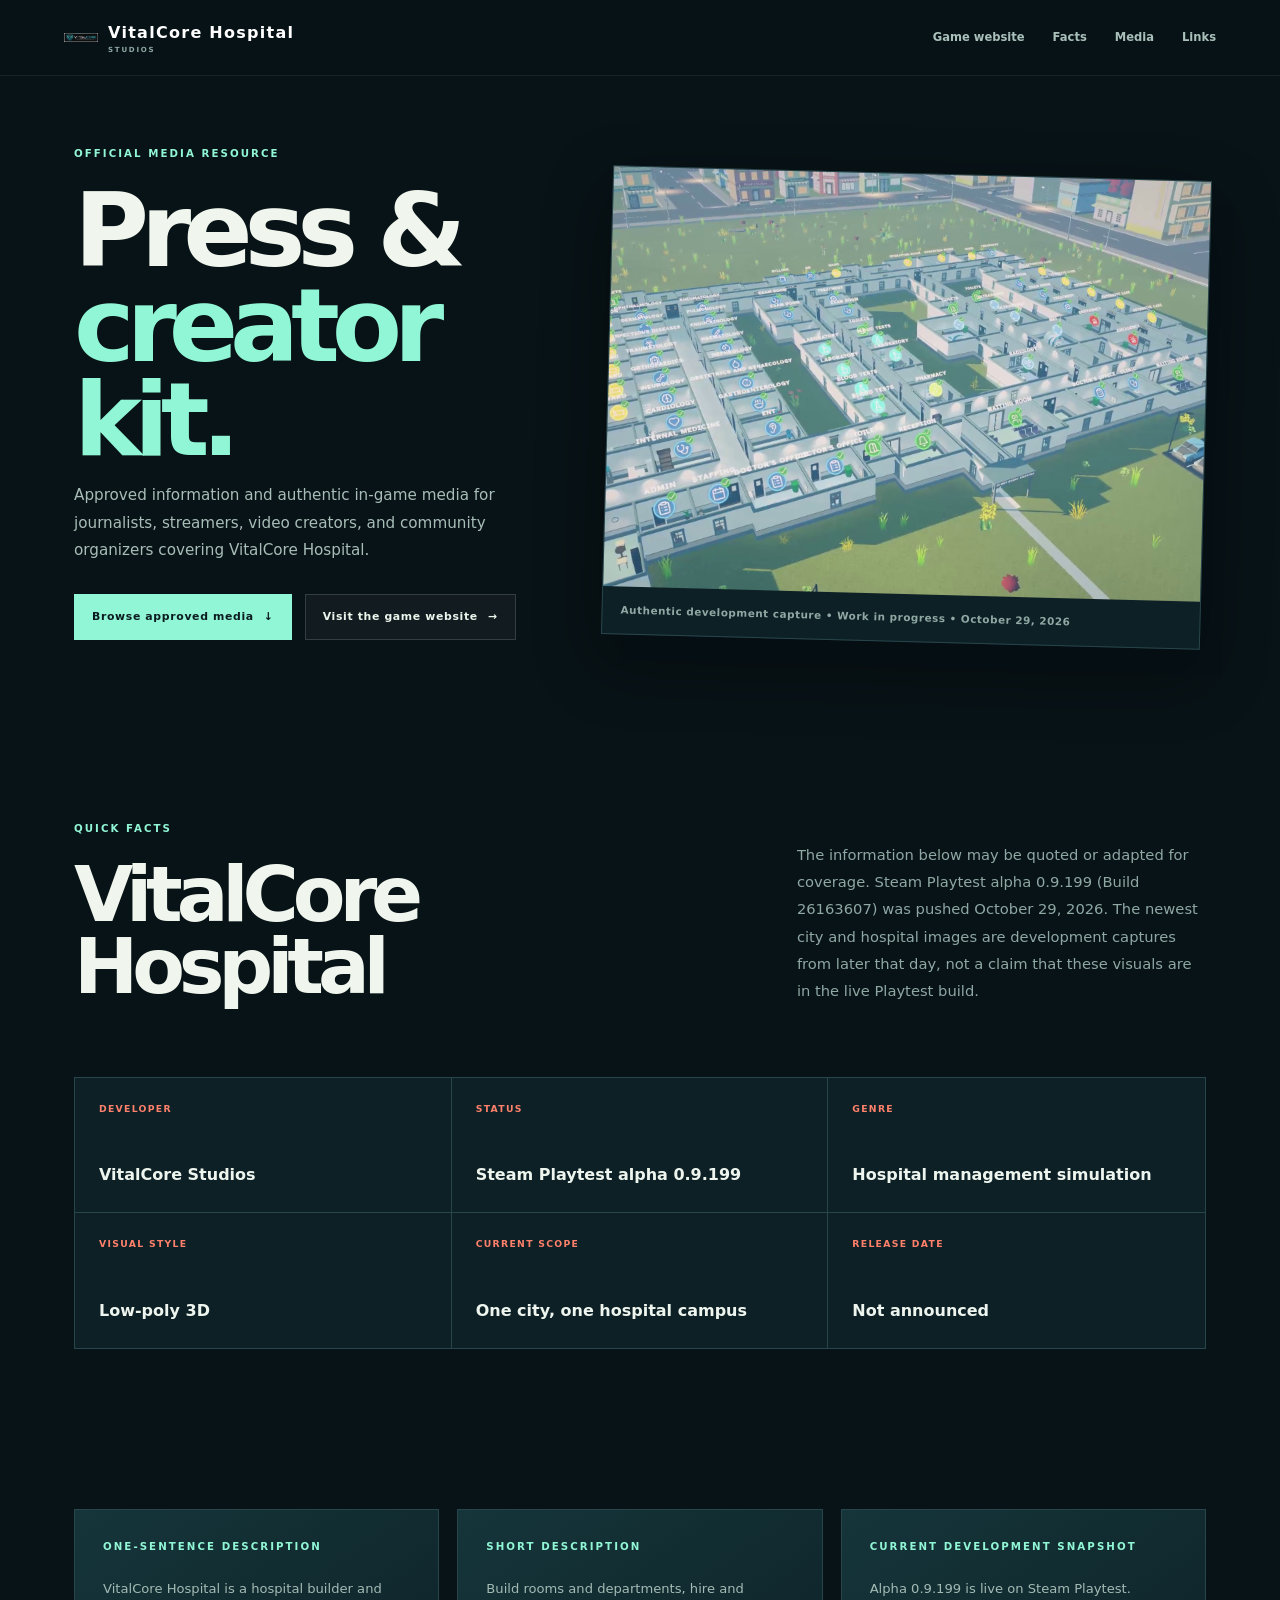
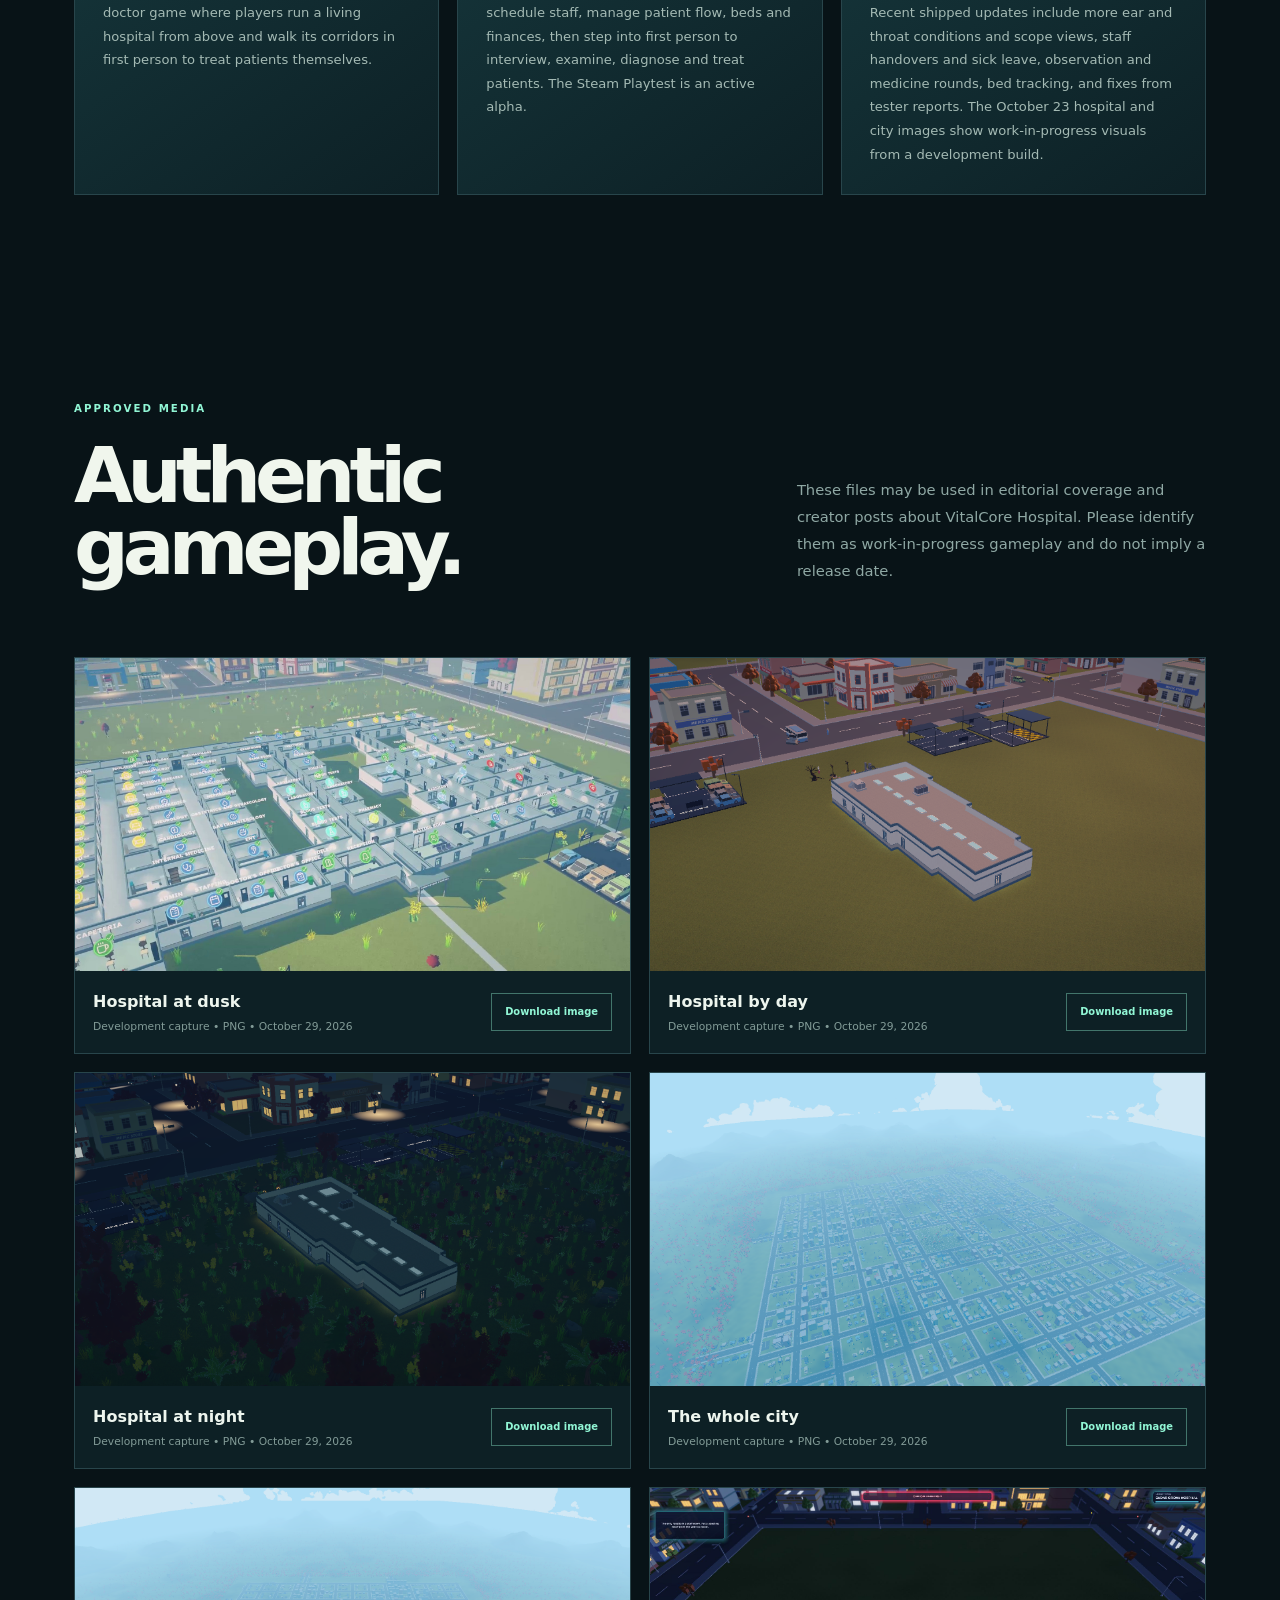
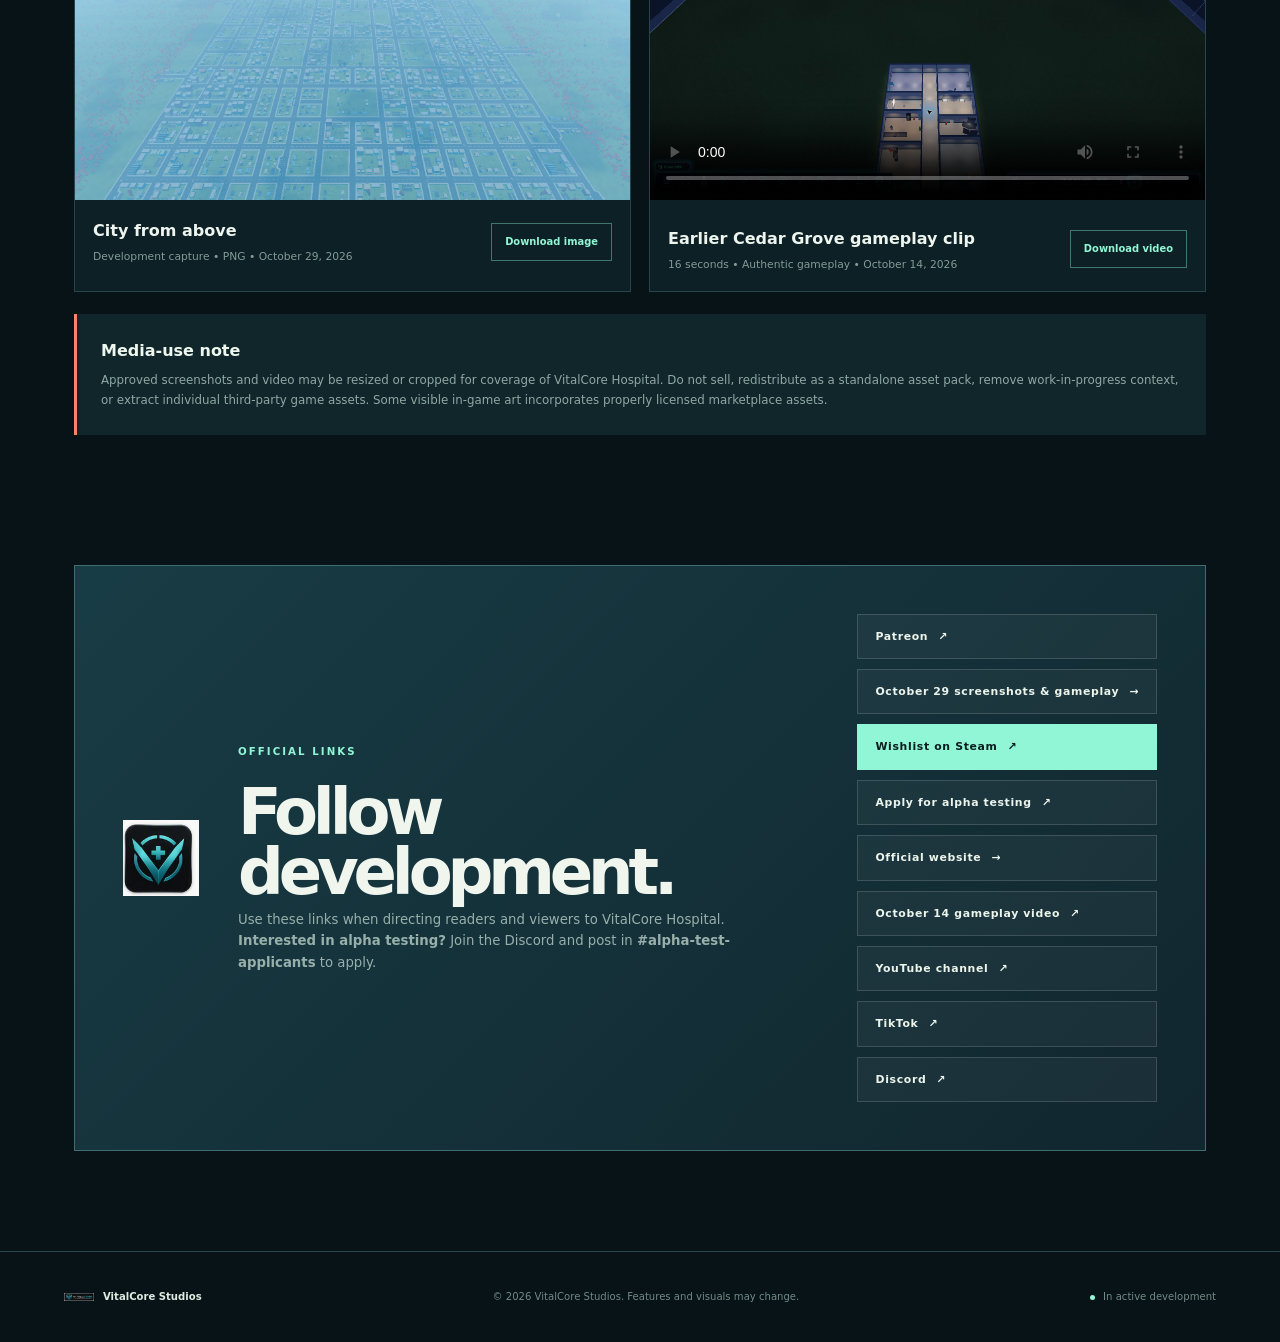
<file: press-kit.html>
<!doctype html>
<html lang="en">
<head>
  <meta charset="utf-8">
  <meta name="viewport" content="width=device-width,initial-scale=1">
  <meta name="theme-color" content="#081317">
  <meta name="description" content="Official VitalCore Hospital press and creator kit with approved descriptions, authentic gameplay screenshots, video, and community links.">
  <meta property="og:title" content="VitalCore Hospital | Press & Creator Kit">
  <meta property="og:description" content="Approved facts, authentic gameplay media, and official links for coverage of VitalCore Hospital.">
  <meta property="og:type" content="website">
  <meta property="og:site_name" content="VitalCore Hospital">
  <meta property="og:url" content="https://ikali2571.github.io/vitalcore-game/press-kit.html">
  <meta property="og:image" content="https://ikali2571.github.io/vitalcore-game/assets/dev-2026-10-29-hospital.jpg">
  <meta name="twitter:card" content="summary_large_image">
  <link rel="canonical" href="https://ikali2571.github.io/vitalcore-game/press-kit.html">
  <title>VitalCore Hospital | Press &amp; Creator Kit</title>
  <link rel="icon" href="assets/vitalcore-icon.png">
  <link rel="stylesheet" href="styles.css">
</head>
<body class="press-page">
<header class="site-header">
  <a class="brand" href="index.html" aria-label="VitalCore Hospital home"><img src="assets/vitalcore-logo.png" alt=""><span>VitalCore Hospital<small>STUDIOS</small></span></a>
  <nav class="press-nav" aria-label="Press kit navigation"><a href="index.html">Game website</a><a href="#facts">Facts</a><a href="#media">Media</a><a href="#links">Links</a></nav>
</header>

<main>
  <section class="press-hero">
    <div>
      <p class="eyebrow">OFFICIAL MEDIA RESOURCE</p>
      <h1>Press &amp;<br><em>creator kit.</em></h1>
      <p>Approved information and authentic in-game media for journalists, streamers, video creators, and community organizers covering VitalCore Hospital.</p>
      <div class="actions"><a class="button primary" href="#media">Browse approved media <span>&darr;</span></a><a class="button secondary" href="index.html">Visit the game website <span>&rarr;</span></a></div>
    </div>
    <figure><img src="assets/dev-2026-10-29-hospital.jpg" alt="Current development view of Cedar Grove Hospital"><figcaption>Authentic development capture &bull; Work in progress &bull; October 29, 2026</figcaption></figure>
  </section>

  <section id="facts" class="section press-section">
    <div class="section-heading"><div><p class="eyebrow">QUICK FACTS</p><h2>VitalCore Hospital</h2></div><p>The information below may be quoted or adapted for coverage. Steam Playtest alpha 0.9.199 (Build 26163607) was pushed October 29, 2026. The newest city and hospital images are development captures from later that day, not a claim that these visuals are in the live Playtest build.</p></div>
    <div class="facts-grid">
      <div><span>Developer</span><strong>VitalCore Studios</strong></div>
      <div><span>Status</span><strong>Steam Playtest alpha 0.9.199</strong></div>
      <div><span>Genre</span><strong>Hospital management simulation</strong></div>
      <div><span>Visual style</span><strong>Low-poly 3D</strong></div>
      <div><span>Current scope</span><strong>One city, one hospital campus</strong></div>
      <div><span>Release date</span><strong>Not announced</strong></div>
    </div>
  </section>

  <section class="section press-copy">
    <article><p class="eyebrow">ONE-SENTENCE DESCRIPTION</p><p>VitalCore Hospital is a hospital builder and doctor game where players run a living hospital from above and walk its corridors in first person to treat patients themselves.</p></article>
    <article><p class="eyebrow">SHORT DESCRIPTION</p><p>Build rooms and departments, hire and schedule staff, manage patient flow, beds and finances, then step into first person to interview, examine, diagnose and treat patients. The Steam Playtest is an active alpha.</p></article>
    <article><p class="eyebrow">CURRENT DEVELOPMENT SNAPSHOT</p><p>Alpha 0.9.199 is live on Steam Playtest. Recent shipped updates include more ear and throat conditions and scope views, staff handovers and sick leave, observation and medicine rounds, bed tracking, and fixes from tester reports. The October 23 hospital and city images show work-in-progress visuals from a development build.</p></article>
  </section>

  <section id="media" class="section press-media">
    <div class="section-heading"><div><p class="eyebrow">APPROVED MEDIA</p><h2>Authentic gameplay.</h2></div><p>These files may be used in editorial coverage and creator posts about VitalCore Hospital. Please identify them as work-in-progress gameplay and do not imply a release date.</p></div>
    <div class="download-grid">
      <figure><img src="assets/dev-2026-10-29-hospital.jpg" alt="Hospital and city streets at dusk"><figcaption><strong>Hospital at dusk</strong><span>Development capture &bull; PNG &bull; October 29, 2026</span><a href="assets/dev-2026-10-29-hospital.jpg" download>Download image</a></figcaption></figure>
      <figure><img src="assets/dev-2026-10-23-hospital-day.png" alt="Hospital building and surrounding neighborhood by day"><figcaption><strong>Hospital by day</strong><span>Development capture &bull; PNG &bull; October 29, 2026</span><a href="assets/dev-2026-10-23-hospital-day.png" download>Download image</a></figcaption></figure>
      <figure><img src="assets/dev-2026-10-23-hospital-night.png" alt="Hospital and city lights at night"><figcaption><strong>Hospital at night</strong><span>Development capture &bull; PNG &bull; October 29, 2026</span><a href="assets/dev-2026-10-23-hospital-night.png" download>Download image</a></figcaption></figure>
      <figure><img src="assets/dev-2026-10-23-city-aerial-2.png" alt="Full city footprint from an aerial view"><figcaption><strong>The whole city</strong><span>Development capture &bull; PNG &bull; October 29, 2026</span><a href="assets/dev-2026-10-23-city-aerial-2.png" download>Download image</a></figcaption></figure>
      <figure><img src="assets/dev-2026-10-23-city-aerial.png" alt="Second aerial view of the entire city"><figcaption><strong>City from above</strong><span>Development capture &bull; PNG &bull; October 29, 2026</span><a href="assets/dev-2026-10-23-city-aerial.png" download>Download image</a></figcaption></figure>
      <figure class="video-download"><video controls playsinline preload="metadata" poster="assets/current-2026-10-14-gameplay-04.png"><source src="assets/current-2026-10-14-gameplay-16s.mp4" type="video/mp4"></video><figcaption><strong>Earlier Cedar Grove gameplay clip</strong><span>16 seconds &bull; Authentic gameplay &bull; October 14, 2026</span><a href="assets/current-2026-10-14-gameplay-16s.mp4" download>Download video</a></figcaption></figure>
    </div>
    <div class="usage-note"><strong>Media-use note</strong><p>Approved screenshots and video may be resized or cropped for coverage of VitalCore Hospital. Do not sell, redistribute as a standalone asset pack, remove work-in-progress context, or extract individual third-party game assets. Some visible in-game art incorporates properly licensed marketplace assets.</p></div>
  </section>

  <section id="links" class="section cta press-cta"><img src="assets/vitalcore-icon.png" alt="VitalCore Hospital icon"><div><p class="eyebrow">OFFICIAL LINKS</p><h2>Follow development.</h2><p>Use these links when directing readers and viewers to VitalCore Hospital.</p><p><strong>Interested in alpha testing?</strong> Join the Discord and post in <strong>#alpha-test-applicants</strong> to apply.</p></div><div class="cta-actions"><a class="button secondary" href="https://www.patreon.com/VitalCoreHospital" target="_blank" rel="noreferrer">Patreon <span>&nearr;</span></a><a class="button secondary" href="index.html#gallery">October 29 screenshots &amp; gameplay <span>&rarr;</span></a><a class="button primary" href="https://store.steampowered.com/app/5342330/" target="_blank" rel="noreferrer">Wishlist on Steam <span>&nearr;</span></a><a class="button secondary" href="https://discord.com/channels/1513014614647115817/1560012216130871366" target="_blank" rel="noreferrer">Apply for alpha testing <span>&nearr;</span></a><a class="button secondary" href="index.html">Official website <span>&rarr;</span></a><a class="button secondary" href="https://youtu.be/Ju2Gm8f0xRs" target="_blank" rel="noreferrer">October 14 gameplay video <span>&nearr;</span></a><a class="button secondary" href="https://www.youtube.com/@VitalCoreHospital" target="_blank" rel="noreferrer">YouTube channel <span>&nearr;</span></a><a class="button secondary" href="https://www.tiktok.com/@vitalcore.hospita" target="_blank" rel="noreferrer">TikTok <span>&nearr;</span></a><a class="button secondary" href="https://discord.gg/wJsszncrF6" target="_blank" rel="noreferrer">Discord <span>&nearr;</span></a></div></section>
</main>

<footer class="site-footer"><div><img src="assets/vitalcore-logo.png" alt=""><span>VitalCore Studios</span></div><p>&copy; 2026 VitalCore Studios. Features and visuals may change.</p><span class="footer-status"><i></i> In active development</span></footer>
</body>
</html>
</file>
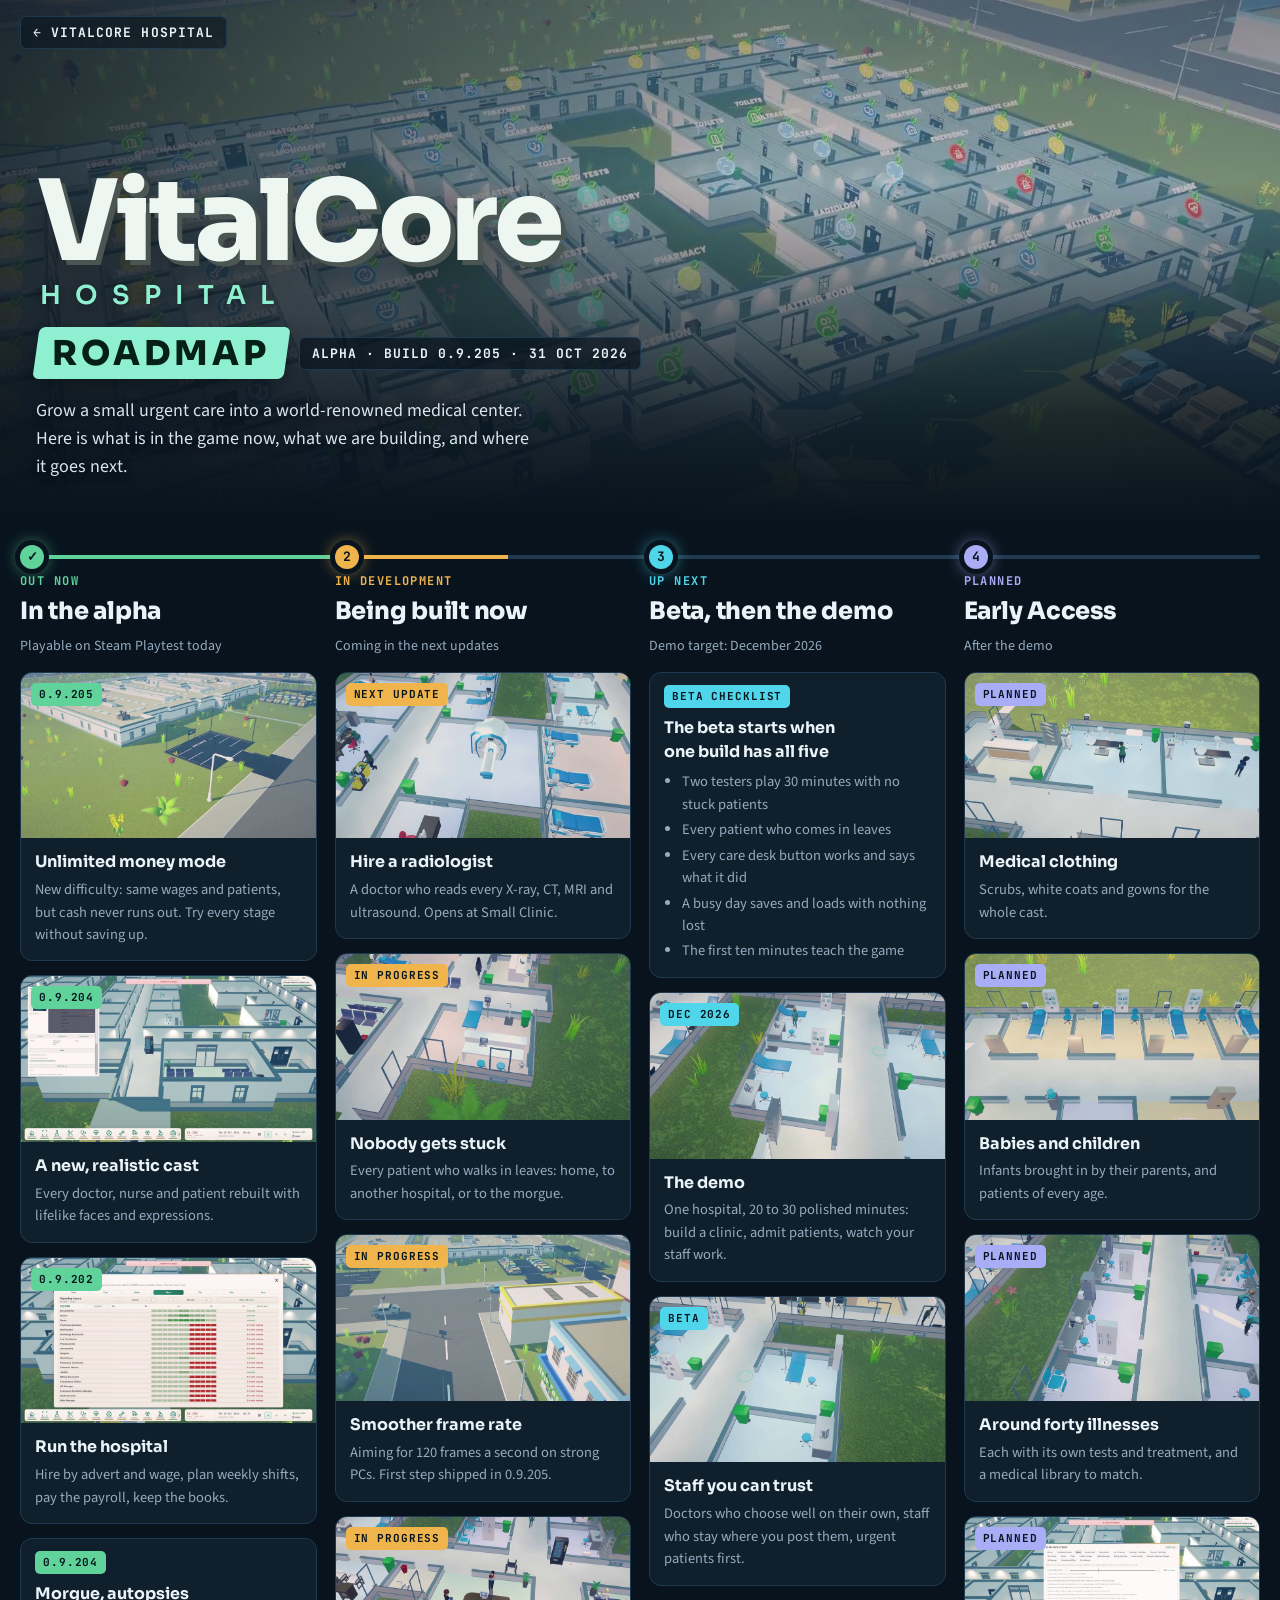
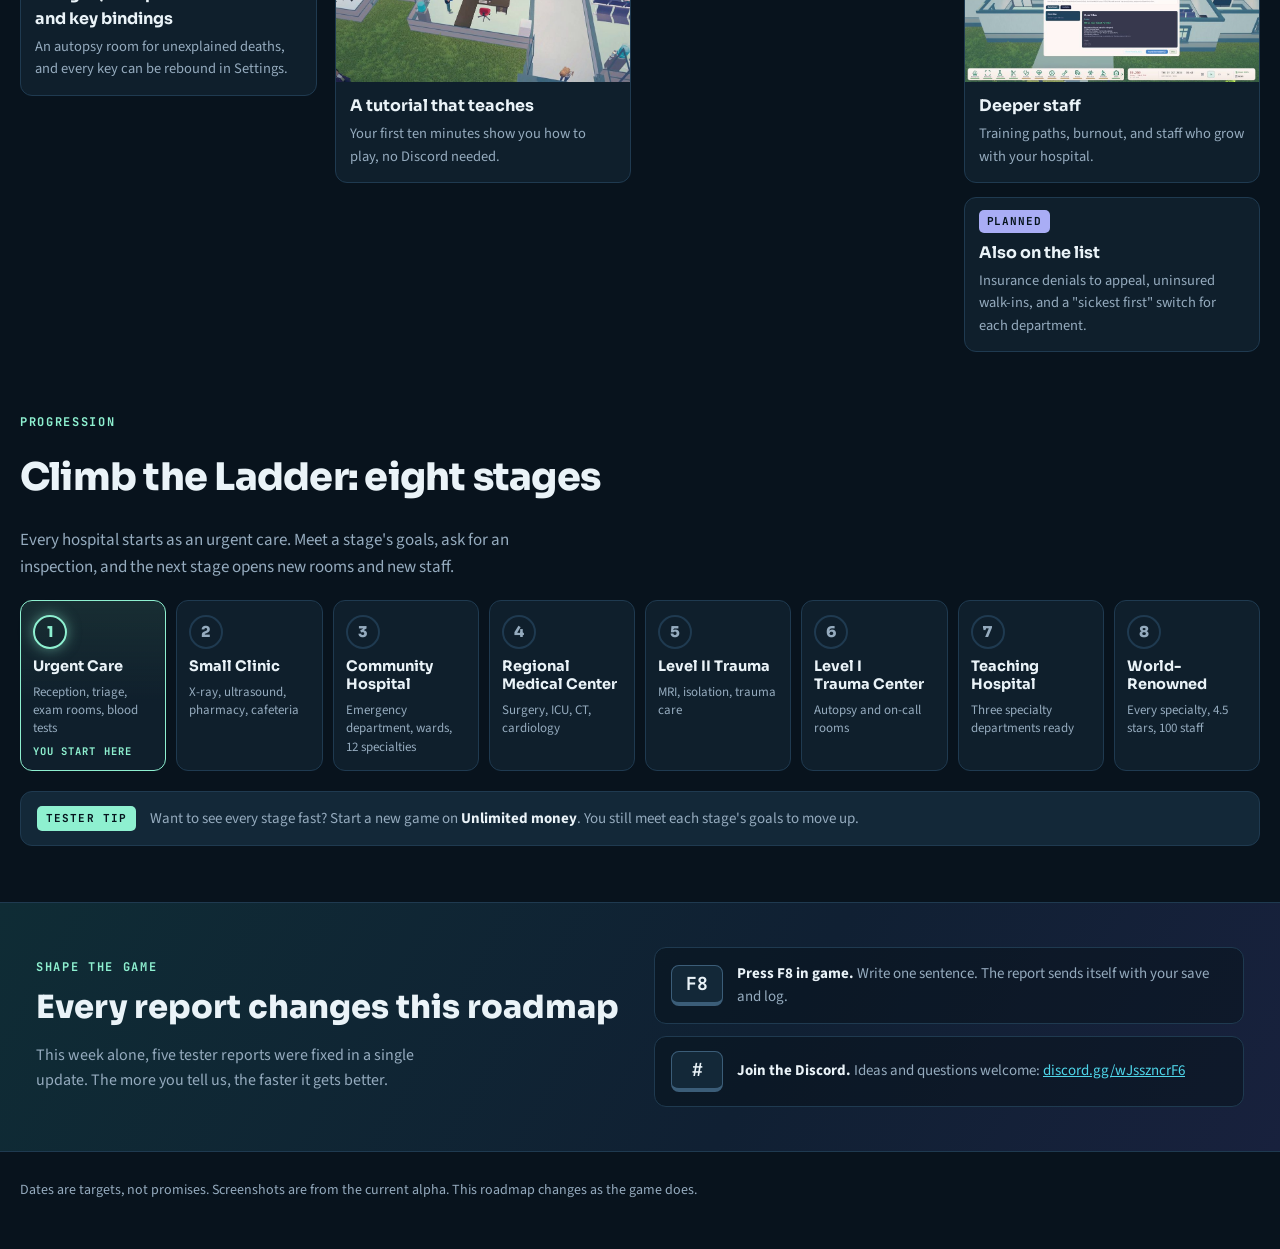
<file: roadmap.html>
<!doctype html>
<html lang="en">
<head>
  <meta charset="utf-8">
  <meta name="viewport" content="width=device-width, initial-scale=1, viewport-fit=cover">
  <meta name="theme-color" content="#08131d">
  <title>Roadmap | VitalCore Hospital</title>
  <meta name="description" content="The VitalCore Hospital roadmap: what is in the alpha now, what is being built, the road to the beta and the December 2026 demo, and what is planned for Early Access.">
  <meta property="og:type" content="website">
  <meta property="og:site_name" content="VitalCore Hospital">
  <meta property="og:title" content="VitalCore Hospital Roadmap">
  <meta property="og:description" content="What is in the alpha now, what is being built next, the road to the demo, and the eight stages from Urgent Care to World-Renowned Medical Center.">
  <meta property="og:url" content="https://ikali2571.github.io/vitalcore-game/roadmap.html">
  <meta property="og:image" content="https://ikali2571.github.io/vitalcore-game/assets/roadmap/night.jpg">
  <meta name="twitter:card" content="summary_large_image">
  <meta name="twitter:image" content="https://ikali2571.github.io/vitalcore-game/assets/roadmap/night.jpg">
  <link rel="canonical" href="https://ikali2571.github.io/vitalcore-game/roadmap.html">
  <link rel="preconnect" href="https://fonts.googleapis.com">
<link rel="preconnect" href="https://fonts.gstatic.com" crossorigin>
<link rel="stylesheet" href="https://fonts.googleapis.com/css2?family=Sora:wght@600;700;800&family=Source+Sans+3:wght@400;600;700&family=JetBrains+Mono:wght@500;700&display=swap">
<style>
/* Layout: game-style roadmap - key-art hero with the logo, then a milestone track of four columns of picture cards, the Ladder as a strip, a call-to-action band. One committed dark look, like the game's night-shift UI. */
:root {
  --bg: #08131d;
  --panel: #0f1f2c;
  --panel-2: #132838;
  --line: #1f3a50;
  --fg: #eaf3f8;
  --muted: #95abbe;
  --mint: #8ef0d0;
  --cyan: #4fd6ea;
  --done: #5fd39a;
  --dev: #f0b44c;
  --next: #4fd6ea;
  --plan: #a9adf5;
  --display: "Sora", "Segoe UI", system-ui, sans-serif;
  --body: "Source Sans 3", "Segoe UI", system-ui, sans-serif;
  --mono: "JetBrains Mono", ui-monospace, Consolas, monospace;
  color-scheme: dark;
}
* { box-sizing: border-box; }
html, body { margin: 0; }
.topbar { position: absolute; top: 0; left: 0; right: 0; z-index: 3; padding-top: 16px; }
.hero .topbar .inner { padding-block: 0; display: block; }
.topbar a { display: inline-block; font: 700 13px/1 var(--mono); letter-spacing: 0.08em; text-transform: uppercase; color: var(--fg); text-decoration: none; background: rgba(8,19,29,0.6); border: 1px solid var(--line); padding: 9px 12px; border-radius: 6px; }
.topbar a:hover { border-color: var(--mint); color: var(--mint); }
body { background: var(--bg); color: var(--fg); font: 400 16px/1.55 var(--body); }
img { display: block; max-width: 100%; }
h1, h2, h3 { font-family: var(--display); margin: 0; text-wrap: balance; }
p { margin: 0; }
.gutter { padding-left: max(16px, env(safe-area-inset-left, 0px)); padding-right: max(16px, env(safe-area-inset-right, 0px)); }
.inner { max-width: 1240px; margin: 0 auto; }

/* Hero */
.hero { position: relative; overflow: hidden; background: #0b1a26; }
.hero img.art { position: absolute; inset: 0; width: 100%; height: 100%; object-fit: cover; object-position: 50% 45%; }
.hero::after { content: ""; position: absolute; inset: 0; background:
  linear-gradient(180deg, rgba(8,19,29,0.35) 0%, rgba(8,19,29,0.15) 35%, rgba(8,19,29,0.85) 80%, var(--bg) 100%),
  linear-gradient(90deg, rgba(8,19,29,0.75) 0%, rgba(8,19,29,0) 60%); }
.hero .inner { position: relative; z-index: 1; padding-block: clamp(72px, 14vw, 170px) 40px; display: grid; gap: 18px; }
.logo { display: grid; gap: 0; justify-items: start; }
.logo .word { font: 800 clamp(48px, 10vw, 112px)/0.92 var(--display); letter-spacing: -0.03em; color: #eef6f2; text-shadow: 5px 5px 0 #4b5552, 0 10px 40px rgba(0,0,0,0.45); }
.logo .sub { font: 600 clamp(15px, 2.6vw, 26px)/1 var(--display); letter-spacing: 0.55em; color: var(--mint); margin-top: 10px; padding-left: 4px; text-shadow: 0 2px 12px rgba(0,0,0,0.6); }
.ribbon { display: inline-flex; align-items: center; gap: 12px; flex-wrap: wrap; }
.ribbon .title { font: 800 clamp(22px, 3.6vw, 34px)/1 var(--display); letter-spacing: 0.12em; text-transform: uppercase; background: var(--mint); color: #062018; padding: 10px 16px 8px; border-radius: 6px; transform: skewX(-8deg); box-shadow: 0 8px 24px rgba(0,0,0,0.35); }
.ribbon .title span { display: inline-block; transform: skewX(8deg); }
.ribbon .when { font: 700 13px/1 var(--mono); letter-spacing: 0.08em; text-transform: uppercase; color: var(--fg); background: rgba(8,19,29,0.7); border: 1px solid var(--line); padding: 9px 12px; border-radius: 6px; }
.hero p.lede { max-width: 56ch; font-size: 18px; color: #d7e5ee; text-shadow: 0 2px 10px rgba(0,0,0,0.7); }

/* Milestone track */
.track-wrap { padding-block: 24px 8px; }
.track { display: grid; grid-template-columns: repeat(4, minmax(0, 1fr)); gap: 18px; }
.col { display: grid; gap: 14px; align-content: start; min-width: 0; }
.col-head { position: relative; display: grid; gap: 6px; padding-top: 30px; }
.col-head::before { content: ""; position: absolute; top: 10px; left: 0; right: -18px; height: 4px; border-radius: 2px; background: var(--line); }
.col:last-child .col-head::before { right: 0; }
.col-head .node { position: absolute; top: 0; left: 0; width: 24px; height: 24px; border-radius: 50%; display: grid; place-items: center; font: 700 13px/1 var(--mono); color: #06141d; background: var(--c); box-shadow: 0 0 0 5px var(--bg), 0 0 18px var(--c); z-index: 1; }
.col.done .col-head::before { background: var(--done); }
.col.dev .col-head::before { background: linear-gradient(90deg, var(--dev) 0 55%, var(--line) 55%); }
.col.done { --c: var(--done); } .col.dev { --c: var(--dev); } .col.next { --c: var(--next); } .col.plan { --c: var(--plan); }
.col-head .phase { font: 700 12px/1 var(--mono); letter-spacing: 0.12em; text-transform: uppercase; color: var(--c); }
.col-head h2 { font-size: 24px; font-weight: 800; letter-spacing: -0.01em; }
.col-head .sub { font-size: 14px; color: var(--muted); }

.card { background: var(--panel); border: 1px solid var(--line); border-radius: 12px; overflow: hidden; display: grid; min-width: 0; }
.card .shot { position: relative; aspect-ratio: 16 / 9; background: var(--panel-2); max-width: 100%; }
.card .shot img { width: 100%; height: 100%; object-fit: cover; }
.card .badge { position: absolute; left: 10px; top: 10px; font: 700 11px/1 var(--mono); letter-spacing: 0.08em; text-transform: uppercase; color: #06141d; background: var(--c); padding: 6px 8px; border-radius: 5px; }
.card .txt { padding: 12px 14px 14px; display: grid; gap: 4px; }
.card h3 { font-size: 16px; font-weight: 700; }
.card p { font-size: 14.5px; color: var(--muted); }
.card.small .txt { padding-top: 12px; }
.card.small .badge { position: static; justify-self: start; margin-bottom: 4px; }
.card ul { margin: 2px 0 0; padding-left: 18px; font-size: 14.5px; color: var(--muted); display: grid; gap: 3px; }
.card .check { color: var(--done); font-weight: 700; }

@media (max-width: 1080px) { .track { grid-template-columns: repeat(2, minmax(0, 1fr)); row-gap: 36px; } .col:nth-child(2) .col-head::before { right: 0; } }
@media (max-width: 620px) { .track { grid-template-columns: 1fr; } .col-head::before { right: 0; } }

/* Section shell */
section.band { padding-block: 56px; display: grid; gap: 20px; }
.kicker { font: 700 12px/1 var(--mono); letter-spacing: 0.14em; text-transform: uppercase; color: var(--mint); }
section.band h2.big { font-size: clamp(26px, 4vw, 38px); font-weight: 800; letter-spacing: -0.02em; }
section.band .intro { max-width: 70ch; color: var(--muted); font-size: 17px; }

/* Ladder strip */
.ladder { display: grid; grid-template-columns: repeat(8, minmax(0, 1fr)); gap: 10px; counter-reset: none; }
.rung { background: var(--panel); border: 1px solid var(--line); border-radius: 12px; padding: 14px 12px; display: grid; gap: 8px; align-content: start; position: relative; min-width: 0; }
.rung .num { width: 34px; height: 34px; border-radius: 50%; display: grid; place-items: center; font: 800 15px/1 var(--display); border: 2px solid var(--line); color: var(--muted); }
.rung h3 { font-size: 14.5px; line-height: 1.25; }
.rung p { font-size: 13px; color: var(--muted); line-height: 1.4; }
.rung.start { border-color: var(--mint); background: linear-gradient(180deg, rgba(142,240,208,0.12), var(--panel) 60%); }
.rung.start .num { border-color: var(--mint); color: var(--mint); box-shadow: 0 0 14px rgba(142,240,208,0.5); }
.rung .here { font: 700 10.5px/1 var(--mono); letter-spacing: 0.1em; text-transform: uppercase; color: var(--mint); }
@media (max-width: 1080px) { .ladder { grid-template-columns: repeat(4, minmax(0, 1fr)); } }
@media (max-width: 560px) { .ladder { grid-template-columns: repeat(2, minmax(0, 1fr)); } }
.tip { display: grid; grid-template-columns: auto minmax(0, 1fr); gap: 14px; align-items: center; background: var(--panel-2); border: 1px solid var(--line); border-radius: 12px; padding: 14px 16px; }
.tip .tag { font: 700 11px/1 var(--mono); letter-spacing: 0.1em; text-transform: uppercase; color: #06141d; background: var(--mint); padding: 7px 9px; border-radius: 5px; }
.tip p { color: var(--muted); font-size: 15px; }
.tip b { color: var(--fg); }
@media (max-width: 520px) { .tip { grid-template-columns: 1fr; } .tip .tag { justify-self: start; } }

/* CTA */
.cta { background: linear-gradient(120deg, #0f2c35, #102033 60%, #18213d); border-block: 1px solid var(--line); }
.cta .inner { padding-block: 44px; display: grid; grid-template-columns: repeat(2, minmax(0, 1fr)); gap: 28px; align-items: center; }
.cta h2 { font-size: clamp(24px, 3.6vw, 32px); font-weight: 800; }
.cta .ways { display: grid; gap: 12px; }
.way { display: grid; grid-template-columns: auto minmax(0, 1fr); gap: 14px; align-items: center; background: rgba(8,19,29,0.55); border: 1px solid var(--line); border-radius: 12px; padding: 14px 16px; }
.key { font: 700 18px/1 var(--mono); color: var(--fg); border: 1px solid #3b5d78; border-bottom-width: 4px; border-radius: 8px; padding: 9px 12px; background: var(--panel-2); min-width: 52px; text-align: center; }
.way p { color: var(--muted); font-size: 15px; }
.way b { color: var(--fg); }
a { color: var(--cyan); }
a:focus-visible { outline: 2px solid var(--cyan); outline-offset: 2px; border-radius: 3px; }
@media (max-width: 760px) { .cta .inner { grid-template-columns: 1fr; } }
footer { padding-block: 28px 48px; color: var(--muted); font-size: 14px; }
</style>
</head>
<body>
<header class="hero">
  <div class="topbar gutter"><div class="inner"><a href="./">&larr; VitalCore Hospital</a></div></div>
  <img class="art" src="assets/roadmap/night.jpg" alt="A VitalCore hospital seen from above, every room labelled, with the town and car park around it">
  <div class="inner gutter">
    <div class="logo" aria-label="VitalCore Hospital">
      <span class="word">VitalCore</span>
      <span class="sub">HOSPITAL</span>
    </div>
    <div class="ribbon"><span class="title"><span>Roadmap</span></span><span class="when">Alpha · Build 0.9.205 · 31 Oct 2026</span></div>
    <p class="lede">Grow a small urgent care into a world-renowned medical center. Here is what is in the game now, what we are building, and where it goes next.</p>
  </div>
</header>

<main>
  <div class="gutter track-wrap">
    <div class="inner track">

      <div class="col done">
        <div class="col-head"><span class="node">✓</span><span class="phase">Out now</span><h2>In the alpha</h2><p class="sub">Playable on Steam Playtest today</p></div>
        <article class="card"><div class="shot"><img src="assets/roadmap/carpark.jpg" alt="Hospital campus with its car park" loading="lazy"><span class="badge">0.9.205</span></div><div class="txt"><h3>Unlimited money mode</h3><p>New difficulty: same wages and patients, but cash never runs out. Try every stage without saving up.</p></div></article>
        <article class="card"><div class="shot"><img src="assets/roadmap/ui-staffcard.jpg" alt="A staff member's card" loading="lazy"><span class="badge">0.9.204</span></div><div class="txt"><h3>A new, realistic cast</h3><p>Every doctor, nurse and patient rebuilt with lifelike faces and expressions.</p></div></article>
        <article class="card"><div class="shot"><img src="assets/roadmap/ui-schedule.jpg" alt="The weekly staff schedule" loading="lazy"><span class="badge">0.9.202</span></div><div class="txt"><h3>Run the hospital</h3><p>Hire by advert and wage, plan weekly shifts, pay the payroll, keep the books.</p></div></article>
        <article class="card small"><div class="txt"><span class="badge">0.9.204</span><h3>Morgue, autopsies and key bindings</h3><p>An autopsy room for unexplained deaths, and every key can be rebound in Settings.</p></div></article>
      </div>

      <div class="col dev">
        <div class="col-head"><span class="node">2</span><span class="phase">In development</span><h2>Being built now</h2><p class="sub">Coming in the next updates</p></div>
        <article class="card"><div class="shot"><img src="assets/roadmap/mri.jpg" alt="An MRI scanner room" loading="lazy"><span class="badge">Next update</span></div><div class="txt"><h3>Hire a radiologist</h3><p>A doctor who reads every X-ray, CT, MRI and ultrasound. Opens at Small Clinic.</p></div></article>
        <article class="card"><div class="shot"><img src="assets/roadmap/triage.jpg" alt="The triage room" loading="lazy"><span class="badge">In progress</span></div><div class="txt"><h3>Nobody gets stuck</h3><p>Every patient who walks in leaves: home, to another hospital, or to the morgue.</p></div></article>
        <article class="card"><div class="shot"><img src="assets/roadmap/city.jpg" alt="The street outside the hospital" loading="lazy"><span class="badge">In progress</span></div><div class="txt"><h3>Smoother frame rate</h3><p>Aiming for 120 frames a second on strong PCs. First step shipped in 0.9.205.</p></div></article>
        <article class="card"><div class="shot"><img src="assets/roadmap/reception.jpg" alt="The reception desk" loading="lazy"><span class="badge">In progress</span></div><div class="txt"><h3>A tutorial that teaches</h3><p>Your first ten minutes show you how to play, no Discord needed.</p></div></article>
      </div>

      <div class="col next">
        <div class="col-head"><span class="node">3</span><span class="phase">Up next</span><h2>Beta, then the demo</h2><p class="sub">Demo target: December 2026</p></div>
        <article class="card small"><div class="txt"><span class="badge">Beta checklist</span><h3>The beta starts when one build has all five</h3>
          <ul>
            <li>Two testers play 30 minutes with no stuck patients</li>
            <li>Every patient who comes in leaves</li>
            <li>Every care desk button works and says what it did</li>
            <li>A busy day saves and loads with nothing lost</li>
            <li>The first ten minutes teach the game</li>
          </ul></div></article>
        <article class="card"><div class="shot"><img src="assets/roadmap/examroom.jpg" alt="Exam rooms with staff at work" loading="lazy"><span class="badge">Dec 2026</span></div><div class="txt"><h3>The demo</h3><p>One hospital, 20 to 30 polished minutes: build a clinic, admit patients, watch your staff work.</p></div></article>
        <article class="card"><div class="shot"><img src="assets/roadmap/treatment.jpg" alt="A treatment room" loading="lazy"><span class="badge">Beta</span></div><div class="txt"><h3>Staff you can trust</h3><p>Doctors who choose well on their own, staff who stay where you post them, urgent patients first.</p></div></article>
      </div>

      <div class="col plan">
        <div class="col-head"><span class="node">4</span><span class="phase">Planned</span><h2>Early Access</h2><p class="sub">After the demo</p></div>
        <article class="card"><div class="shot"><img src="assets/roadmap/or.jpg" alt="An operating room" loading="lazy"><span class="badge">Planned</span></div><div class="txt"><h3>Medical clothing</h3><p>Scrubs, white coats and gowns for the whole cast.</p></div></article>
        <article class="card"><div class="shot"><img src="assets/roadmap/ward.jpg" alt="A hospital ward" loading="lazy"><span class="badge">Planned</span></div><div class="txt"><h3>Babies and children</h3><p>Infants brought in by their parents, and patients of every age.</p></div></article>
        <article class="card"><div class="shot"><img src="assets/roadmap/lab.jpg" alt="The laboratory" loading="lazy"><span class="badge">Planned</span></div><div class="txt"><h3>Around forty illnesses</h3><p>Each with its own tests and treatment, and a medical library to match.</p></div></article>
        <article class="card"><div class="shot"><img src="assets/roadmap/ui-hiring.jpg" alt="The staff recruitment screen" loading="lazy"><span class="badge">Planned</span></div><div class="txt"><h3>Deeper staff</h3><p>Training paths, burnout, and staff who grow with your hospital.</p></div></article>
        <article class="card small"><div class="txt"><span class="badge">Planned</span><h3>Also on the list</h3><p>Insurance denials to appeal, uninsured walk-ins, and a "sickest first" switch for each department.</p></div></article>
      </div>

    </div>
  </div>

  <section class="band gutter" aria-labelledby="ladder">
    <div class="inner" style="display:grid;gap:20px">
      <div class="kicker">Progression</div>
      <h2 class="big" id="ladder">Climb the Ladder: eight stages</h2>
      <p class="intro">Every hospital starts as an urgent care. Meet a stage's goals, ask for an inspection, and the next stage opens new rooms and new staff.</p>
      <div class="ladder">
        <div class="rung start"><span class="num">1</span><h3>Urgent Care</h3><p>Reception, triage, exam rooms, blood tests</p><span class="here">You start here</span></div>
        <div class="rung"><span class="num">2</span><h3>Small Clinic</h3><p>X-ray, ultrasound, pharmacy, cafeteria</p></div>
        <div class="rung"><span class="num">3</span><h3>Community Hospital</h3><p>Emergency department, wards, 12 specialties</p></div>
        <div class="rung"><span class="num">4</span><h3>Regional Medical Center</h3><p>Surgery, ICU, CT, cardiology</p></div>
        <div class="rung"><span class="num">5</span><h3>Level II Trauma</h3><p>MRI, isolation, trauma care</p></div>
        <div class="rung"><span class="num">6</span><h3>Level I Trauma Center</h3><p>Autopsy and on-call rooms</p></div>
        <div class="rung"><span class="num">7</span><h3>Teaching Hospital</h3><p>Three specialty departments ready</p></div>
        <div class="rung"><span class="num">8</span><h3>World-Renowned</h3><p>Every specialty, 4.5 stars, 100 staff</p></div>
      </div>
      <div class="tip"><span class="tag">Tester tip</span><p>Want to see every stage fast? Start a new game on <b>Unlimited money</b>. You still meet each stage's goals to move up.</p></div>
    </div>
  </section>

  <section class="cta">
    <div class="inner gutter">
      <div style="display:grid;gap:10px">
        <div class="kicker">Shape the game</div>
        <h2>Every report changes this roadmap</h2>
        <p style="color:var(--muted);max-width:52ch">This week alone, five tester reports were fixed in a single update. The more you tell us, the faster it gets better.</p>
      </div>
      <div class="ways">
        <div class="way"><span class="key">F8</span><p><b>Press F8 in game.</b> Write one sentence. The report sends itself with your save and log.</p></div>
        <div class="way"><span class="key">#</span><p><b>Join the Discord.</b> Ideas and questions welcome: <a href="https://discord.gg/wJsszncrF6">discord.gg/wJsszncrF6</a></p></div>
      </div>
    </div>
  </section>
</main>

<footer class="gutter"><div class="inner">Dates are targets, not promises. Screenshots are from the current alpha. This roadmap changes as the game does.</div></footer>
</body>
</html>
</file>
<file: home.css>
:root{--paper:#f4f0e6;--paper-light:#fbf9f2;--ink:#243d40;--muted:#5f7475;--teal:#167a72;--teal-dark:#0d514d;--line:#d9ded6;--gold:#d5a64f;--max:1280px}
*{box-sizing:border-box}
html{scroll-behavior:smooth}
body{margin:0;background:var(--paper);color:var(--ink);font:16px/1.6 Inter,ui-sans-serif,system-ui,-apple-system,"Segoe UI",sans-serif}
img{display:block;max-width:100%}
a{color:inherit;text-decoration:none}
a:focus-visible{outline:3px solid var(--gold);outline-offset:4px}
.site-header{height:82px;padding:0 max(28px,calc((100vw - var(--max))/2));display:flex;align-items:center;gap:42px;background:var(--paper-light);border-bottom:1px solid var(--line);position:relative;z-index:5}
.brand{display:flex;align-items:center;gap:12px;min-width:225px;font-family:Georgia,serif;font-size:21px;font-weight:800;letter-spacing:.065em;line-height:.9}
.brand img{width:43px;height:43px;object-fit:contain}
.brand-accent{color:var(--teal)}
.brand small{display:block;margin-top:7px;color:var(--muted);font:700 9px/1 ui-sans-serif,system-ui,sans-serif;letter-spacing:.35em}
.site-header nav{display:flex;gap:28px;margin:auto;font-size:13px;font-weight:750;color:#496265;white-space:nowrap}
.site-header nav a:hover,.site-footer a:hover{color:var(--teal)}
.header-cta,.button{display:inline-flex;justify-content:space-between;align-items:center;gap:24px;font-size:13px;font-weight:800;letter-spacing:.015em;transition:transform .2s,background .2s,box-shadow .2s}
.header-cta{padding:11px 16px;background:var(--teal);color:white;white-space:nowrap}
.header-cta:hover,.button:hover{transform:translateY(-2px);box-shadow:0 8px 18px #122e2d24}
.hero{position:relative;min-height:680px;max-width:1550px;margin:auto;display:grid;grid-template-columns:minmax(0,.82fr) minmax(0,1.18fr);align-items:stretch;overflow:hidden}
.hero-copy{padding:clamp(70px,8vw,125px) clamp(28px,4vw,64px) 85px;min-width:0;display:flex;flex-direction:column;align-items:flex-start;justify-content:center;position:relative;z-index:1}
.eyebrow{display:flex;align-items:center;gap:9px;margin:0 0 18px;color:var(--teal);font-size:11px;font-weight:850;letter-spacing:.17em;line-height:1.4}
.signal{width:8px;height:8px;flex:none;border-radius:50%;background:var(--teal);box-shadow:0 0 0 4px #167a7224}
h1,h2,h3,p,figure{margin-top:0}
h1,h2{font-family:Georgia,"Times New Roman",serif;font-weight:700;letter-spacing:-.055em;line-height:1.02}
h1{font-size:clamp(54px,5.5vw,88px);margin-bottom:29px}
h1 em,h2 em{font-style:normal;color:var(--teal)}
.lead{max-width:545px;color:#4e6467;font-size:18px;line-height:1.75}
.actions{display:flex;flex-wrap:wrap;gap:12px;margin-top:19px}
.button{padding:15px 19px;border:1px solid var(--teal)}
.button.primary{background:var(--teal);color:white}
.button.secondary{background:transparent;color:var(--teal-dark)}
.hero-note{margin:21px 0 0;color:#687d7c;font-size:12px}
.hero-shot{margin:0;position:relative;background:#d9d9cd;min-height:680px}
.hero-shot img{width:100%;height:100%;min-height:680px;object-fit:cover;object-position:57% center}
.hero-shot:after{content:"";position:absolute;inset:0;background:linear-gradient(0deg,#12292ec5,transparent 28%);pointer-events:none}
.hero-shot figcaption{position:absolute;z-index:1;left:24px;right:24px;bottom:20px;display:flex;justify-content:space-between;gap:20px;color:white;font-size:11px;font-weight:850;letter-spacing:.12em;text-transform:uppercase}
.hero-corner{position:absolute;right:25px;top:25px;z-index:1;color:white;background:#174945d9;padding:8px 12px;font-size:11px;font-weight:850;letter-spacing:.2em}
.status-bar{display:grid;grid-template-columns:repeat(3,1fr);max-width:var(--max);margin:-1px auto 0;border:1px solid #bfcfca;background:#ecf0e9}
.status-bar>div{display:flex;flex-direction:column;gap:2px;padding:23px 34px;border-right:1px solid #c6d3cf}
.status-bar>div:last-child{border-right:0}
.status-label,.system-number,.world-note span,.build-grid article>span,.roadmap-grid article>span{color:var(--teal);font-size:10px;font-weight:850;letter-spacing:.16em}
.status-bar strong{font-size:19px;line-height:1.3}
.status-bar small{color:var(--muted);font-size:12px}
.section{max-width:var(--max);margin:0 auto;padding:115px 28px}
.section-heading{display:grid;grid-template-columns:minmax(0,1fr) minmax(250px,.54fr);gap:70px;align-items:end;margin-bottom:42px}
.section-heading h2{font-size:clamp(46px,5vw,72px);margin:0}
.section-heading>p{color:var(--muted);font-size:15px;line-height:1.8;margin:0 0 5px}
.system-grid{display:grid;grid-template-columns:repeat(3,1fr);gap:14px}
.system-grid article{min-height:250px;padding:27px 28px;background:var(--paper-light);border:1px solid var(--line);border-top:5px solid var(--teal)}
.system-grid h3{margin:36px 0 8px;font-family:Georgia,serif;font-size:26px;letter-spacing:-.04em;line-height:1.1}
.system-grid p{margin:0;color:var(--muted);font-size:14px;line-height:1.7}
.world-note{display:grid;grid-template-columns:170px 1fr;gap:30px;align-items:center;margin-top:14px;padding:28px 30px;background:#dfeae2;border-left:5px solid var(--teal)}
.world-note p{margin:0;color:#425d5e;font-size:15px}
.gallery-section{max-width:none;background:#e8ebe3;border-top:1px solid #d1dbd2;border-bottom:1px solid #d1dbd2;padding-left:max(28px,calc((100vw - var(--max))/2));padding-right:max(28px,calc((100vw - var(--max))/2))}
.gallery-section .section-heading,.gallery-grid,.gallery-disclaimer{max-width:var(--max);margin-left:auto;margin-right:auto}
.gallery-grid{display:grid;grid-template-columns:repeat(2,minmax(0,1fr));gap:16px}
.gallery-card{margin:0;background:var(--paper-light);border:1px solid #cbd7d0;overflow:hidden}
.gallery-card a{display:block;overflow:hidden;background:#c5d8d6}
.gallery-card img{width:100%;height:330px;object-fit:cover;transition:transform .3s}
.gallery-card a:hover img{transform:scale(1.025)}
.gallery-card.gallery-large{grid-column:1/-1}
.gallery-large img{height:540px;object-position:center 49%}
.gallery-card.gallery-wide img{height:310px;object-position:center 60%}
.gallery-card figcaption{display:flex;justify-content:space-between;gap:15px;padding:15px 18px;font-size:12px}
.gallery-card figcaption b{color:var(--teal-dark);letter-spacing:.09em;white-space:nowrap}
.gallery-card figcaption span{color:var(--muted);text-align:right}
.gallery-disclaimer{margin-top:18px;margin-bottom:0;color:#687c78;font-size:12px}
.build-section .section-heading{margin-bottom:35px}
.build-grid{display:grid;grid-template-columns:repeat(3,1fr);gap:15px}
.build-grid article{padding:29px;background:var(--teal-dark);color:#f5f7ef;min-height:250px}
.build-grid article>span{color:#8dceb4}
.build-grid h3{font:700 26px/1.15 Georgia,serif;letter-spacing:-.035em;margin:37px 0 10px}
.build-grid p{color:#c8dcd3;font-size:13px;line-height:1.75;margin:0}
.text-link{display:inline-block;margin-top:28px;border-bottom:1px solid var(--teal);color:var(--teal-dark);font-size:14px;font-weight:850;padding-bottom:5px}
.roadmap-section{padding-top:65px}
.roadmap-grid{display:grid;grid-template-columns:repeat(4,1fr);gap:14px}
.roadmap-grid article{min-height:275px;padding:27px 22px;background:#fbf9f2;border:1px solid var(--line)}
.roadmap-grid article:first-child{border-top:5px solid var(--teal)}
.roadmap-grid h3{font:700 25px/1.15 Georgia,serif;letter-spacing:-.035em;margin:45px 0 12px}
.roadmap-grid p{color:var(--muted);font-size:13px;line-height:1.65;margin:0}
.community-section{display:grid;grid-template-columns:1fr auto;gap:40px;align-items:end;background:var(--teal-dark);color:#f8f9f1;padding:70px max(28px,calc((100vw - var(--max))/2))}
.community-section .eyebrow{color:#a5dbc7}
.community-section h2{font-size:clamp(45px,4.3vw,66px);margin:0 0 15px}
.community-section p:not(.eyebrow){max-width:690px;margin:0;color:#c9ddd5}
.community-actions{display:flex;gap:12px;flex-wrap:wrap}
.community-actions .primary{background:#e0eee2;color:#0d514d;border-color:#e0eee2}
.community-actions .secondary{border-color:#abcac2;color:#f5f8ef}
.site-footer{display:flex;justify-content:space-between;gap:20px;align-items:center;max-width:var(--max);margin:auto;padding:30px 28px;color:#607777;font-size:12px}
.site-footer div{display:flex;gap:22px;flex-wrap:wrap}
@media(max-width:1020px){.site-header{gap:18px;padding:0 25px}.site-header nav{gap:15px}.brand{min-width:0}.hero-copy{padding-left:35px}.section-heading{gap:35px}.roadmap-grid{grid-template-columns:repeat(2,1fr)}}
@media(max-width:760px){.site-header{height:auto;min-height:70px;padding:12px 20px;flex-wrap:wrap}.site-header nav{order:3;width:100%;margin:0;justify-content:space-between;overflow-x:auto;padding-bottom:3px}.header-cta{margin-left:auto}.hero{display:flex;flex-direction:column}.hero-copy{padding:70px 22px 55px}.hero-shot,.hero-shot img{min-height:0;height:420px}.hero-shot figcaption{font-size:9px}.status-bar{grid-template-columns:1fr;margin:0}.status-bar>div{border-right:0;border-bottom:1px solid #c6d3cf;padding:18px 22px}.status-bar>div:last-child{border-bottom:0}.section{padding:75px 22px}.section-heading{grid-template-columns:1fr;gap:18px}.section-heading h2{font-size:50px}.system-grid,.build-grid{grid-template-columns:1fr}.system-grid article,.build-grid article{min-height:0}.system-grid h3,.build-grid h3{margin-top:22px}.world-note{grid-template-columns:1fr;gap:8px}.gallery-section{padding-left:22px;padding-right:22px}.gallery-grid{grid-template-columns:1fr}.gallery-card.gallery-large{grid-column:auto}.gallery-card img,.gallery-large img,.gallery-card.gallery-wide img{height:260px}.gallery-card figcaption{display:block}.gallery-card figcaption span{display:block;text-align:left;margin-top:5px}.community-section{grid-template-columns:1fr;padding:60px 22px}.site-footer{display:block}.site-footer div{margin-top:15px}}
@media(max-width:430px){h1{font-size:51px}.header-cta{font-size:11px;padding:9px 11px}.brand{font-size:17px}.brand img{width:37px;height:37px}.site-header nav{font-size:11px;gap:12px}.roadmap-grid{grid-template-columns:1fr}.hero-shot,.hero-shot img{height:300px}}

.gameplay-video{margin:0 0 24px;background:var(--paper-light);border:1px solid var(--line)}
.gameplay-video video{display:block;width:100%;aspect-ratio:16/9;background:#132e30}
.gameplay-video .full-tour{display:block;width:100%;aspect-ratio:16/9;border:0;background:#132e30}
.gameplay-video figcaption{padding:16px 20px;color:var(--muted);font-size:12px}
.support-grid{display:grid;grid-template-columns:repeat(3,minmax(0,1fr));gap:16px}
.support-grid article{padding:28px;border:1px solid var(--line);background:var(--paper-light);border-top:4px solid var(--teal)}
.support-grid article>span{color:var(--teal);font-size:11px;font-weight:800;letter-spacing:.12em}
.support-grid h3{font:700 27px/1.2 Georgia,serif;margin:28px 0 14px}
.support-grid p,.support-note{color:var(--muted);font-size:14px}
.support-note{margin:20px 0 0;max-width:760px}
@media(max-width:760px){.support-grid{grid-template-columns:1fr}.gameplay-video figcaption{font-size:11px}}
</file>
<file: styles.css>
:root {
  --bg: #081317;
  --panel: #10262b;
  --panel2: #14363a;
  --text: #ecf5ec;
  --muted: #8fa8a4;
  --mint: #91f6d5;
  --coral: #ff806b;
  --line: #28454b;
  --ink: #0b1c20;
  --max: 1260px;
}

* { box-sizing: border-box; }
html { scroll-behavior: smooth; }
body { margin: 0; background: var(--bg); color: var(--text); font-family: Inter, ui-sans-serif, system-ui, -apple-system, BlinkMacSystemFont, "Segoe UI", sans-serif; line-height: 1.6; }
img { max-width: 100%; display: block; }
a { color: inherit; text-decoration: none; }

.site-header { position: fixed; z-index: 20; top: 0; left: 0; right: 0; height: 76px; display: flex; align-items: center; justify-content: space-between; gap: 28px; padding: 0 clamp(22px, 5vw, 76px); background: #081317d9; backdrop-filter: blur(18px); border-bottom: 1px solid #ffffff12; }
.brand { display: flex; align-items: center; gap: 10px; color: #fff; font-weight: 850; letter-spacing: .08em; }
.brand img { width: 34px; height: 34px; object-fit: contain; }
.brand small { display: block; margin-top: -2px; color: var(--muted); font-size: .44rem; letter-spacing: .25em; }
.nav { display: flex; gap: clamp(18px, 3vw, 40px); color: #aac0ba; font-size: .74rem; font-weight: 750; }
.nav a:hover { color: var(--mint); }
.header-link { padding: 10px 13px; border: 1px solid #91f6d566; color: var(--mint); font-size: .64rem; font-weight: 850; letter-spacing: .05em; }
.header-link:hover { background: #91f6d512; }
.header-actions { display: flex; gap: 8px; }
.nav-toggle { display: none; background: none; border: 0; color: #fff; font-size: 1.3rem; }

.hero { min-height: 800px; display: flex; align-items: center; position: relative; overflow: hidden; padding: 145px clamp(22px, 7vw, 110px) 105px; }
.hero-bg { position: absolute; inset: 0; background: linear-gradient(90deg, #061116fa 0%, #07141cea 40%, #07141c72 68%, #07141c20 100%), url("assets/alpha-0969-site-parking.jpg") 68% center / cover no-repeat; }
.hero-bg::before { content: ""; position: absolute; inset: 0; opacity: .17; background-image: linear-gradient(#91f6d51a 1px, transparent 1px), linear-gradient(90deg, #91f6d51a 1px, transparent 1px); background-size: 44px 44px; }
.hero-bg::after { content: ""; position: absolute; inset: 0; background: radial-gradient(circle at 74% 43%, #4fe5d11d, transparent 30%), linear-gradient(0deg, var(--bg), transparent 38%); }
.hero-content { position: relative; z-index: 3; max-width: 800px; }
.eyebrow { display: flex; align-items: center; gap: 9px; margin: 0 0 23px; color: var(--mint); font-size: .64rem; font-weight: 850; letter-spacing: .2em; }
.status-dot, .footer-status i { width: 7px; height: 7px; border-radius: 50%; background: var(--mint); box-shadow: 0 0 0 4px #91f6d51d; }
.hero h1, .section h2, .cta h2 { margin: .2em 0; color: #f0f6ed; line-height: .94; letter-spacing: -.08em; font-size: clamp(3.5rem, 7.8vw, 7.5rem); font-weight: 780; }
.hero h1 em, .section h2 em, .cta h2 em { color: var(--mint); font-style: normal; }
.hero-lede { max-width: 650px; margin: 29px 0; color: #b2c5c0; font-size: 1.04rem; line-height: 1.8; }
.actions { display: flex; flex-wrap: wrap; gap: 13px; margin: 30px 0; }
.button { display: inline-flex; align-items: center; gap: 10px; padding: 13px 17px; border: 1px solid transparent; font-size: .68rem; font-weight: 850; letter-spacing: .06em; transition: transform .2s, box-shadow .2s, background .2s; }
.button:hover { transform: translateY(-3px); box-shadow: 0 12px 28px #0006; }
.primary { background: var(--mint); color: var(--ink); }
.secondary { border-color: #ffffff25; background: #ffffff0a; color: #ecf5ec; }
.hero-meta { display: flex; flex-wrap: wrap; gap: 28px; margin-top: 52px; color: #78928d; font-size: .64rem; }
.hero-meta b { margin-right: 7px; color: #bcd0c9; }
.hero-meta i { display: inline-block; width: 5px; height: 5px; margin: 0 7px 1px 0; border-radius: 50%; background: var(--coral); }
.hero-stamp { position: absolute; right: 8%; bottom: 55px; z-index: 4; display: grid; grid-template-columns: auto auto; gap: 2px 10px; padding: 16px 18px; border: 1px solid #6fb4a355; background: #102a2ddd; box-shadow: 0 15px 35px #0005; transform: rotate(-3deg); }
.hero-stamp strong { color: var(--mint); font-size: 1.12rem; }
.hero-stamp span { align-self: end; color: #819b96; font-size: .52rem; letter-spacing: .12em; text-transform: uppercase; }
.hero-stamp i { grid-column: 1 / -1; height: 1px; margin: 6px 0; background: #ffffff1d; }
.milestone-callout { display: grid; grid-template-columns: minmax(360px, .9fr) minmax(0, 1.1fr); gap: clamp(34px, 6vw, 84px); align-items: center; padding-top: 95px; padding-bottom: 95px; background: linear-gradient(135deg, #102a30, #0a181d); border-top: 1px solid var(--line); border-bottom: 1px solid var(--line); }
.milestone-callout > img { width: 100%; border: 1px solid #91f6d555; box-shadow: 20px 24px 0 #06101499, 0 28px 70px #0008; }
.milestone-callout h2 { font-size: clamp(3rem, 6vw, 6.2rem); }
.milestone-callout > div > p:not(.eyebrow) { max-width: 680px; color: #a8bdb7; font-size: .9rem; line-height: 1.8; }
.milestone-callout .milestone-note { padding: 16px 18px; border-left: 3px solid var(--coral); background: #081317aa; color: #c3d1cd; }

.milestone-page { min-height: 100vh; padding-top: 76px; }
.milestone-hero { display: grid; grid-template-columns: minmax(0, 1fr) minmax(380px, .9fr); gap: clamp(38px, 6vw, 90px); align-items: center; max-width: var(--max); margin: 0 auto; padding: 95px clamp(22px, 5vw, 76px) 70px; }
.milestone-hero h1 { margin: .15em 0; color: #f0f6ed; font-size: clamp(4rem, 8vw, 7.5rem); line-height: .9; letter-spacing: -.08em; }
.milestone-hero h1 em { color: var(--mint); font-style: normal; }
.milestone-hero > div > p:not(.eyebrow) { max-width: 700px; color: #a8bdb7; font-size: 1rem; line-height: 1.85; }
.milestone-hero figure { margin: 0; overflow: hidden; border: 1px solid #91f6d555; background: #0d2025; box-shadow: 22px 25px 0 #06101499, 0 25px 65px #0007; }
.milestone-hero figure img { width: 100%; }
.milestone-hero figcaption { padding: 15px 18px; color: #8fa8a4; font-size: .67rem; }
.milestone-facts { display: grid; grid-template-columns: repeat(3, 1fr); gap: 14px; max-width: var(--max); margin: 0 auto; padding: 0 clamp(22px, 5vw, 76px) 70px; }
.milestone-facts div { min-height: 145px; display: flex; flex-direction: column; justify-content: space-between; padding: 25px; border: 1px solid var(--line); background: #10282e; }
.milestone-facts span { color: var(--coral); font-size: .58rem; font-weight: 900; letter-spacing: .14em; }
.milestone-facts strong { color: #eef7ee; font-size: 1.25rem; }
.milestone-details { display: grid; grid-template-columns: minmax(0, 1.25fr) minmax(300px, .75fr); gap: 24px; }
.milestone-details article { padding: 30px; border: 1px solid var(--line); background: #10262b; }
.milestone-details h3 { margin-top: 0; color: #eef7ee; font-size: 1.35rem; }
.milestone-details p, .milestone-details li { color: #9db2ad; font-size: .82rem; line-height: 1.8; }
.milestone-details ul { padding-left: 20px; }
.milestone-video { max-width: var(--max); margin: 0 auto; padding: 0 clamp(22px, 5vw, 76px) 90px; }
.milestone-video video { display: block; width: 100%; aspect-ratio: 16 / 9; border: 1px solid var(--line); background: #03090b; }
.platform-disclaimer { margin-top: 20px; color: #718b87; font-size: .65rem; }
.hero-visual-label { position: absolute; right: 8%; top: 130px; z-index: 4; max-width: 285px; padding: 16px 18px; border: 1px solid #91f6d566; background: #081317e8; box-shadow: 0 16px 40px #0008; }
.hero-visual-label span { display: block; margin-bottom: 6px; color: var(--coral); font-size: .58rem; font-weight: 900; letter-spacing: .15em; }
.hero-visual-label strong { display: block; color: #f2f8f2; font-size: .92rem; }
.hero-visual-label small { color: #8fa8a4; font-size: .62rem; }

.hero-assets { position: absolute; z-index: 2; right: clamp(20px, 7vw, 110px); top: 150px; width: min(40vw, 545px); height: 490px; transform: rotate(-5deg); opacity: .92; }
.asset-tile { position: absolute; display: grid; place-items: center; width: 190px; height: 170px; padding: 15px; border: 1px solid #76cbb455; background: linear-gradient(145deg, #173f43e8, #0b1b21ee); box-shadow: 14px 18px 0 #061014aa, 0 22px 45px #0007; }
.asset-tile img { width: 100%; height: 115px; object-fit: contain; image-rendering: auto; filter: drop-shadow(0 12px 10px #0008); }
.asset-tile span { color: var(--mint); font-size: .56rem; font-weight: 850; letter-spacing: .12em; }
.tile-bed { top: 42px; left: 30px; transform: rotate(-8deg); }
.tile-table { top: 0; right: 10px; transform: rotate(7deg); }
.tile-vent { right: 24px; bottom: 60px; transform: rotate(8deg); }
.tile-monitor { left: 0; bottom: 20px; transform: rotate(-7deg); }
.hero-build-note { position: absolute; z-index: 2; right: clamp(28px, 8vw, 120px); top: 190px; width: min(31vw, 390px); min-height: 285px; display: flex; flex-direction: column; justify-content: space-between; padding: 25px; border: 1px solid #76cbb455; background: linear-gradient(145deg, #173f43e8, #0b1b21ee); box-shadow: 18px 22px 0 #061014aa, 0 25px 55px #0007; transform: rotate(-5deg); }
.hero-build-kicker { color: var(--coral); font-size: .58rem; font-weight: 850; letter-spacing: .15em; }
.hero-build-note strong { color: var(--mint); font-size: clamp(1.7rem, 3.2vw, 3rem); line-height: .96; letter-spacing: -.07em; }
.hero-build-note small { max-width: 270px; color: #9db6b0; font-size: .68rem; line-height: 1.65; }

.section { max-width: var(--max); margin: 0 auto; padding: 130px clamp(22px, 5vw, 76px); }
.split { display: grid; grid-template-columns: 1fr 1fr; align-items: center; gap: clamp(45px, 8vw, 120px); }
.section h2 { font-size: clamp(3rem, 6vw, 6.1rem); }
.intro p:not(.eyebrow), .showcase-copy > p:not(.eyebrow), .section-heading > p { max-width: 620px; color: var(--muted); font-size: .92rem; line-height: 1.85; }
.catalog-panel, .asset-stage { position: relative; padding: 18px; border: 1px solid var(--line); background: var(--panel); box-shadow: 22px 25px 0 #122225, 0 25px 65px #0007; transform: rotate(2deg); }
.catalog-topline, .stage-header { display: flex; justify-content: space-between; gap: 15px; padding-bottom: 14px; border-bottom: 1px solid var(--line); color: #7faaa2; font-size: .56rem; font-weight: 850; letter-spacing: .13em; }
.catalog-topline b, .stage-header b { color: var(--coral); }
.catalog-grid { display: grid; grid-template-columns: repeat(2, 1fr); gap: 10px; margin-top: 14px; }
.catalog-grid > div { min-height: 150px; display: flex; flex-direction: column; justify-content: space-between; padding: 12px; background: #0c2025; border: 1px solid #31575a; }
.catalog-grid img { width: 100%; height: 112px; object-fit: contain; filter: drop-shadow(0 12px 8px #0008); }
.catalog-grid span, .stage-grid small { color: var(--mint); font-size: .55rem; font-weight: 850; letter-spacing: .11em; }
.catalog-placeholder { min-height: 300px; display: flex; flex-direction: column; justify-content: center; gap: 16px; padding: 22px 14px 42px; background: linear-gradient(145deg, #153a3d, #0b1d23); border: 1px solid #31575a; }
.placeholder-mark { width: 46px; height: 46px; display: grid; place-items: center; border: 1px solid var(--coral); color: var(--coral); font-size: 1.8rem; }
.catalog-placeholder strong, .stage-placeholder strong { color: #edf7ec; font-size: 1.35rem; line-height: 1; letter-spacing: -.05em; }
.catalog-placeholder p { max-width: 340px; margin: 0; color: #8fa8a4; font-size: .75rem; line-height: 1.7; }
.gameplay-figure { position: relative; min-height: 330px; margin: 14px 0 0; overflow: hidden; background: #071418; border: 1px solid #31575a; }
.gameplay-figure img { width: 100%; min-height: 330px; object-fit: cover; }
.gameplay-figure figcaption { position: absolute; left: 0; right: 0; bottom: 0; padding: 50px 18px 48px; background: linear-gradient(transparent, #061115ed); color: #dcebe2; font-size: .72rem; }
.stage-figure { min-height: 410px; }
.stage-figure img { min-height: 410px; }
.art-label, .media-caption { position: absolute; left: 30px; bottom: 30px; display: flex; align-items: center; gap: 8px; padding: 11px 14px; background: #081317ed; border: 1px solid #6ab7a255; color: #dcebe2; font-size: .65rem; font-weight: 800; letter-spacing: .08em; }
.art-label span { width: 6px; height: 6px; border-radius: 50%; background: var(--coral); }
.systems-section { padding-top: 20px; }
.section-heading { display: grid; grid-template-columns: 1.1fr .7fr; gap: 80px; align-items: end; margin-bottom: 58px; }
.systems-section h2 { max-width: 780px; }
.feature-grid { display: grid; grid-template-columns: repeat(4, 1fr); gap: 1px; background: var(--line); border: 1px solid var(--line); }
.feature-card { min-height: 320px; padding: 26px 24px; background: #0d2025; transition: .2s; }
.feature-card:hover { background: #143238; transform: translateY(-4px); }
.feature-card.featured { background: linear-gradient(145deg, #16464a, #10262b); }
.card-index { color: #769590; font-size: .55rem; font-weight: 850; letter-spacing: .14em; }
.feature-card .icon { display: grid; place-items: center; width: 42px; height: 42px; margin: 43px 0 19px; border: 1px solid #62b7a477; color: var(--mint); font-size: 1.3rem; }
.feature-card.featured .icon { border-color: #ff806b; color: var(--coral); }
.feature-card h3 { margin: 0; color: #edf5ee; font-size: 1.04rem; letter-spacing: -.035em; }
.feature-card p { margin: 12px 0 0; color: #829b97; font-size: .77rem; line-height: 1.72; }
.feature-card a { display: inline-block; margin-top: 22px; color: var(--mint); font-size: .63rem; font-weight: 850; }
.feature-card a span { margin-left: 6px; }

.showcase { display: grid; grid-template-columns: 1fr 1fr; align-items: center; gap: clamp(45px, 8vw, 120px); }
.showcase-copy h2 { max-width: 580px; }
.showcase ul { margin: 28px 0 0; padding: 0; list-style: none; color: #b5c8c2; font-size: .82rem; }
.showcase li { padding: 11px 0; border-bottom: 1px solid var(--line); }
.showcase li::before { content: "+"; margin-right: 10px; color: var(--mint); font-weight: 900; }
.asset-stage { transform: rotate(-2deg); }
.stage-grid { display: grid; grid-template-columns: repeat(2, 1fr); gap: 10px; margin-top: 14px; }
.stage-grid > div { min-height: 165px; display: flex; flex-direction: column; justify-content: space-between; padding: 12px; background: linear-gradient(145deg, #153a3d, #0b1d23); border: 1px solid #31575a; }
.stage-grid img { width: 100%; height: 125px; object-fit: contain; filter: drop-shadow(0 12px 8px #0008); }
.stage-placeholder { min-height: 375px; display: flex; flex-direction: column; justify-content: center; gap: 18px; padding: 30px; background: radial-gradient(circle at 76% 26%, #1d5b5c, transparent 26%), linear-gradient(145deg, #153a3d, #0b1d23); border: 1px solid #31575a; }
.placeholder-grid { color: #70b8aa; font-size: 3.7rem; font-weight: 800; letter-spacing: -.1em; opacity: .75; }
.stage-placeholder small { max-width: 340px; color: #8fa8a4; font-size: .72rem; line-height: 1.7; }
.media-caption { left: auto; right: 28px; bottom: 28px; color: var(--mint); font-size: .56rem; }

.media-section { padding-top: 85px; }
.media-layout { display: grid; grid-template-columns: minmax(0, 1.4fr) minmax(300px, .8fr); gap: clamp(28px, 4vw, 56px); align-items: stretch; }
.reel-card, .media-stills figure { margin: 0; border: 1px solid var(--line); background: #0d2025; box-shadow: 18px 22px 0 #06101499, 0 24px 55px #0006; }
.youtube-embed { display: block; width: 100%; aspect-ratio: 16 / 9; border: 0; background: #03090b; }
.reel-card figcaption, .media-stills figcaption { display: flex; flex-direction: column; gap: 4px; padding: 18px; }
.reel-card figcaption span, .media-stills figcaption span, .social-card > span { color: var(--coral); font-size: .56rem; font-weight: 900; letter-spacing: .14em; }
.reel-card figcaption strong, .media-stills figcaption strong { color: #eef7ee; font-size: 1.05rem; }
.reel-card figcaption small, .media-stills figcaption small { color: #87a29d; font-size: .7rem; line-height: 1.6; }
.reel-card figcaption > a { margin-top: 10px; color: var(--mint); font-size: .68rem; font-weight: 850; }
.media-stills { display: grid; grid-template-rows: minmax(0, 1fr) auto; gap: 22px; }
.media-stills figure { display: grid; grid-template-rows: 1fr auto; min-height: 0; box-shadow: none; }
.media-stills figure img { width: 100%; height: 100%; min-height: 320px; object-fit: cover; }
.social-card { padding: clamp(26px, 4vw, 48px); border: 1px solid #4f9182; background: radial-gradient(circle at 90% 10%, #1e6861, transparent 36%), linear-gradient(145deg, #173f43, #0d2025); }
.social-card h3 { max-width: 520px; margin: 14px 0; color: #eff8ef; font-size: clamp(1.8rem, 3.3vw, 3.2rem); line-height: 1; letter-spacing: -.06em; }
.social-card p { max-width: 560px; margin: 0 0 24px; color: #9bb3ae; font-size: .8rem; }
.social-actions { display: flex; flex-wrap: wrap; gap: 10px; }

.dark { max-width: none; background: #0b1d23; border-top: 1px solid var(--line); border-bottom: 1px solid var(--line); }
.dark > * { max-width: var(--max); margin-left: auto; margin-right: auto; }
.progress-layout { display: grid; grid-template-columns: 1.1fr .68fr; gap: 70px; align-items: start; }
.progress-grid { display: grid; grid-template-columns: repeat(2, 1fr); gap: 12px; }
.progress-grid div { display: flex; flex-direction: column; gap: 7px; padding: 20px; background: #10282e; border: 1px solid var(--line); }
.progress-grid strong { font-size: .78rem; }
.progress-grid span { font-size: .6rem; font-weight: 850; letter-spacing: .11em; text-transform: uppercase; }
.done { color: #65d9a1; }
.active { color: #f2c878; }
.focus-panel { padding: 29px; background: linear-gradient(145deg, #153c40, #0d2025); border: 1px solid #4f9182; }
.focus-panel > span { color: var(--coral); font-size: .6rem; font-weight: 850; letter-spacing: .15em; }
.focus-panel h3 { max-width: 300px; margin: 18px 0 24px; color: #edf7ec; font-size: 1.9rem; line-height: 1; letter-spacing: -.06em; }
.focus-panel ul { list-style: none; margin: 0; padding: 0; border-top: 1px solid #ffffff1c; }
.focus-panel li { padding: 11px 0; border-bottom: 1px solid #ffffff1c; color: #93aca7; font-size: .72rem; }
.focus-panel li::before { content: "+"; margin-right: 9px; color: var(--mint); }
.quality-strip { display: grid; grid-template-columns: repeat(4, 1fr); margin-top: 54px; border: 1px solid var(--line); }
.quality-strip div { padding: 25px; text-align: center; border-right: 1px solid var(--line); }
.quality-strip div:last-child { border-right: 0; }
.quality-strip b { display: block; color: var(--mint); font-size: 1.7rem; letter-spacing: -.05em; }
.quality-strip span { display: block; color: #7f9995; font-size: .59rem; letter-spacing: .08em; text-transform: uppercase; }
.roadmap-section { padding-top: 115px; }
.timeline { display: grid; grid-template-columns: repeat(4, 1fr); gap: 14px; margin-top: 45px; }
.timeline article { min-height: 255px; padding: 26px; border: 1px solid var(--line); background: #10262b; }
.timeline article.current { background: #153e41; border-color: #64aa99; box-shadow: 0 0 0 3px #91f6d512; }
.timeline span { color: var(--coral); font-size: .59rem; font-weight: 850; letter-spacing: .15em; }
.timeline h3 { margin: 58px 0 12px; font-size: 1.22rem; letter-spacing: -.05em; }
.timeline p { margin: 0; color: #8aa39f; font-size: .75rem; line-height: 1.75; }
.faq { padding-top: 80px; }
.faq-list { max-width: 900px; margin-top: 40px; }
.faq details { padding: 19px 0; border-top: 1px solid var(--line); }
.faq details:last-child { border-bottom: 1px solid var(--line); }
.faq summary { cursor: pointer; font-size: 1rem; font-weight: 800; }
.faq details p { max-width: 700px; color: var(--muted); font-size: .84rem; }
.cta { display: grid; grid-template-columns: 85px 1fr auto; gap: 30px; align-items: center; margin-top: 0; margin-bottom: 100px; padding: 48px; background: linear-gradient(135deg, #183c45, #11262e); border: 1px solid #3f6d71; }
.cta > img { width: 76px; }
.cta h2 { margin: .1em 0; font-size: clamp(2.6rem, 5vw, 5rem); }
.cta > div > p:not(.eyebrow) { max-width: 500px; margin: 0; color: #98b0ab; font-size: .83rem; }
.cta-actions { display: flex; flex-direction: column; gap: 10px; }
.cta-actions .secondary { white-space: nowrap; }
.site-footer { display: flex; justify-content: space-between; align-items: center; gap: 20px; padding: 27px clamp(22px, 5vw, 76px); border-top: 1px solid var(--line); color: #718b87; font-size: .63rem; }
.site-footer > div { display: flex; align-items: center; gap: 9px; color: #dfeae1; font-weight: 800; }
.site-footer img { width: 30px; height: 30px; object-fit: contain; }
.footer-status { display: flex; align-items: center; gap: 8px; }
.footer-status i { display: inline-block; width: 5px; height: 5px; box-shadow: none; }

.press-nav { display: flex; gap: 28px; color: #aac0ba; font-size: .72rem; font-weight: 750; }
.press-nav a:hover { color: var(--mint); }
.press-hero { min-height: 720px; display: grid; grid-template-columns: .85fr 1.15fr; gap: clamp(35px, 7vw, 100px); align-items: center; max-width: var(--max); margin: 0 auto; padding: 145px clamp(22px, 5vw, 76px) 80px; }
.press-hero h1 { margin: .15em 0; color: #f0f6ed; font-size: clamp(3.8rem, 8vw, 7.4rem); line-height: .92; letter-spacing: -.08em; }
.press-hero h1 em { color: var(--mint); font-style: normal; }
.press-hero > div > p:not(.eyebrow) { max-width: 620px; color: #a8bdb7; font-size: .95rem; line-height: 1.8; }
.press-hero figure { margin: 0; border: 1px solid var(--line); background: #0d2025; box-shadow: 22px 25px 0 #06101499, 0 25px 65px #0007; transform: rotate(1.5deg); }
.press-hero figure img { width: 100%; min-height: 420px; object-fit: cover; }
.press-hero figcaption { padding: 15px 18px; color: #8fa8a4; font-size: .65rem; font-weight: 750; letter-spacing: .05em; }
.press-section { padding-top: 70px; }
.facts-grid { display: grid; grid-template-columns: repeat(3, 1fr); border: 1px solid var(--line); }
.facts-grid div { min-height: 135px; display: flex; flex-direction: column; justify-content: space-between; gap: 12px; padding: 24px; background: #0d2025; border-right: 1px solid var(--line); border-bottom: 1px solid var(--line); }
.facts-grid div:nth-child(3n) { border-right: 0; }
.facts-grid div:nth-last-child(-n+3) { border-bottom: 0; }
.facts-grid span { color: var(--coral); font-size: .58rem; font-weight: 900; letter-spacing: .14em; text-transform: uppercase; }
.facts-grid strong { color: #edf5ee; font-size: 1rem; }
.press-copy { display: grid; grid-template-columns: repeat(3, 1fr); gap: 18px; padding-top: 30px; }
.press-copy article { padding: 28px; border: 1px solid var(--line); background: linear-gradient(145deg, #15353a, #0d2025); }
.press-copy article > p:last-child { margin: 0; color: #a4bab4; font-size: .82rem; line-height: 1.8; }
.press-media { padding-top: 75px; }
.download-grid { display: grid; grid-template-columns: repeat(2, 1fr); gap: 18px; }
.download-grid figure { margin: 0; overflow: hidden; border: 1px solid var(--line); background: #0d2025; }
.download-grid img, .download-grid video { width: 100%; aspect-ratio: 16 / 9; object-fit: cover; background: #03090b; }
.download-grid figcaption { display: grid; grid-template-columns: 1fr auto; gap: 4px 20px; align-items: center; padding: 18px; }
.download-grid figcaption strong { color: #edf5ee; }
.download-grid figcaption span { grid-column: 1; color: #829b97; font-size: .67rem; }
.download-grid figcaption a { grid-column: 2; grid-row: 1 / span 2; padding: 10px 13px; border: 1px solid #91f6d566; color: var(--mint); font-size: .62rem; font-weight: 850; }
.usage-note { margin-top: 22px; padding: 24px; border-left: 3px solid var(--coral); background: #10262b; }
.usage-note strong { color: #eef7ee; }
.usage-note p { margin: 7px 0 0; color: #8fa8a4; font-size: .74rem; line-height: 1.7; }
.press-cta { max-width: calc(var(--max) - 2 * clamp(22px, 5vw, 76px)); }

@media (max-width: 1020px) {
  .header-actions { display: none; }
  .section-heading { grid-template-columns: 1fr; gap: 22px; }
  .feature-grid { grid-template-columns: repeat(2, 1fr); }
  .progress-layout { grid-template-columns: 1fr; }
  .milestone-callout, .milestone-hero, .milestone-details { grid-template-columns: 1fr; }
  .milestone-facts { grid-template-columns: 1fr; }
  .timeline { grid-template-columns: repeat(2, 1fr); }
  .media-layout { grid-template-columns: minmax(0, 1.25fr) minmax(280px, .75fr); }
  .cta { grid-template-columns: 75px 1fr; }
  .cta-actions { grid-column: 1 / -1; flex-direction: row; flex-wrap: wrap; }
  .press-hero { grid-template-columns: 1fr; }
  .press-hero figure { transform: none; }
  .press-copy { grid-template-columns: 1fr; }
}

@media (max-width: 700px) {
  .site-header { height: 66px; padding: 0 20px; }
  .nav-toggle { display: block; }
  .nav { display: none; position: absolute; top: 66px; left: 0; right: 0; flex-direction: column; gap: 18px; padding: 22px; background: #081317f5; border-bottom: 1px solid var(--line); }
  .nav.open { display: flex; }
  .hero { min-height: 850px; padding: 115px 22px 80px; }
  .hero h1 { font-size: clamp(3.2rem, 15vw, 5.4rem); }
  .hero-lede { font-size: .92rem; }
  .hero-meta { flex-direction: column; gap: 12px; margin-top: 39px; }
  .hero-visual-label { top: auto; right: 22px; bottom: 118px; max-width: calc(100% - 44px); }
  .hero-stamp { right: 20px; bottom: 28px; }
  .section { padding: 85px 22px; }
  .milestone-callout { grid-template-columns: 1fr; }
  .milestone-hero { grid-template-columns: 1fr; padding: 95px 22px 55px; }
  .milestone-hero h1 { font-size: clamp(3.4rem, 16vw, 5rem); }
  .milestone-facts { padding: 0 22px 55px; }
  .milestone-details { grid-template-columns: 1fr; }
  .milestone-video { padding: 0 22px 70px; }
  .intro, .showcase { grid-template-columns: 1fr; gap: 56px; }
  .catalog-panel, .asset-stage { transform: none; }
  .gameplay-figure, .gameplay-figure img, .stage-figure, .stage-figure img { min-height: 280px; }
  .media-layout { grid-template-columns: 1fr; }
  .reel-card { width: 100%; max-width: 900px; margin: 0 auto; }
  .media-stills figure img { min-height: 250px; }
  .feature-grid, .timeline, .progress-grid { grid-template-columns: 1fr; }
  .feature-card { min-height: 0; padding: 23px; }
  .feature-card .icon { margin-top: 28px; }
  .quality-strip { grid-template-columns: repeat(2, 1fr); }
  .quality-strip div { padding: 18px 10px; }
  .quality-strip div:nth-child(2) { border-right: 0; }
  .quality-strip div:nth-child(-n+2) { border-bottom: 1px solid var(--line); }
  .cta { grid-template-columns: 1fr; margin: 0 20px 70px; padding: 34px 24px; text-align: center; }
  .cta > img { margin: 0 auto; }
  .cta-actions { grid-column: auto; justify-content: center; flex-direction: column; align-items: stretch; }
  .site-footer { flex-direction: column; align-items: flex-start; padding: 24px 20px; }
  .footer-status { order: 3; }
  .press-nav { display: none; }
  .press-hero { min-height: 0; padding: 115px 22px 55px; }
  .press-hero h1 { font-size: clamp(3.4rem, 16vw, 5rem); }
  .press-hero figure img { min-height: 250px; }
  .facts-grid, .download-grid { grid-template-columns: 1fr; }
  .facts-grid div, .facts-grid div:nth-child(3n), .facts-grid div:nth-last-child(-n+3) { border-right: 0; border-bottom: 1px solid var(--line); }
  .facts-grid div:last-child { border-bottom: 0; }
  .download-grid figcaption { grid-template-columns: 1fr; }
  .download-grid figcaption a { grid-column: 1; grid-row: auto; margin-top: 8px; text-align: center; }
  .press-cta { max-width: none; }
}
</file>
